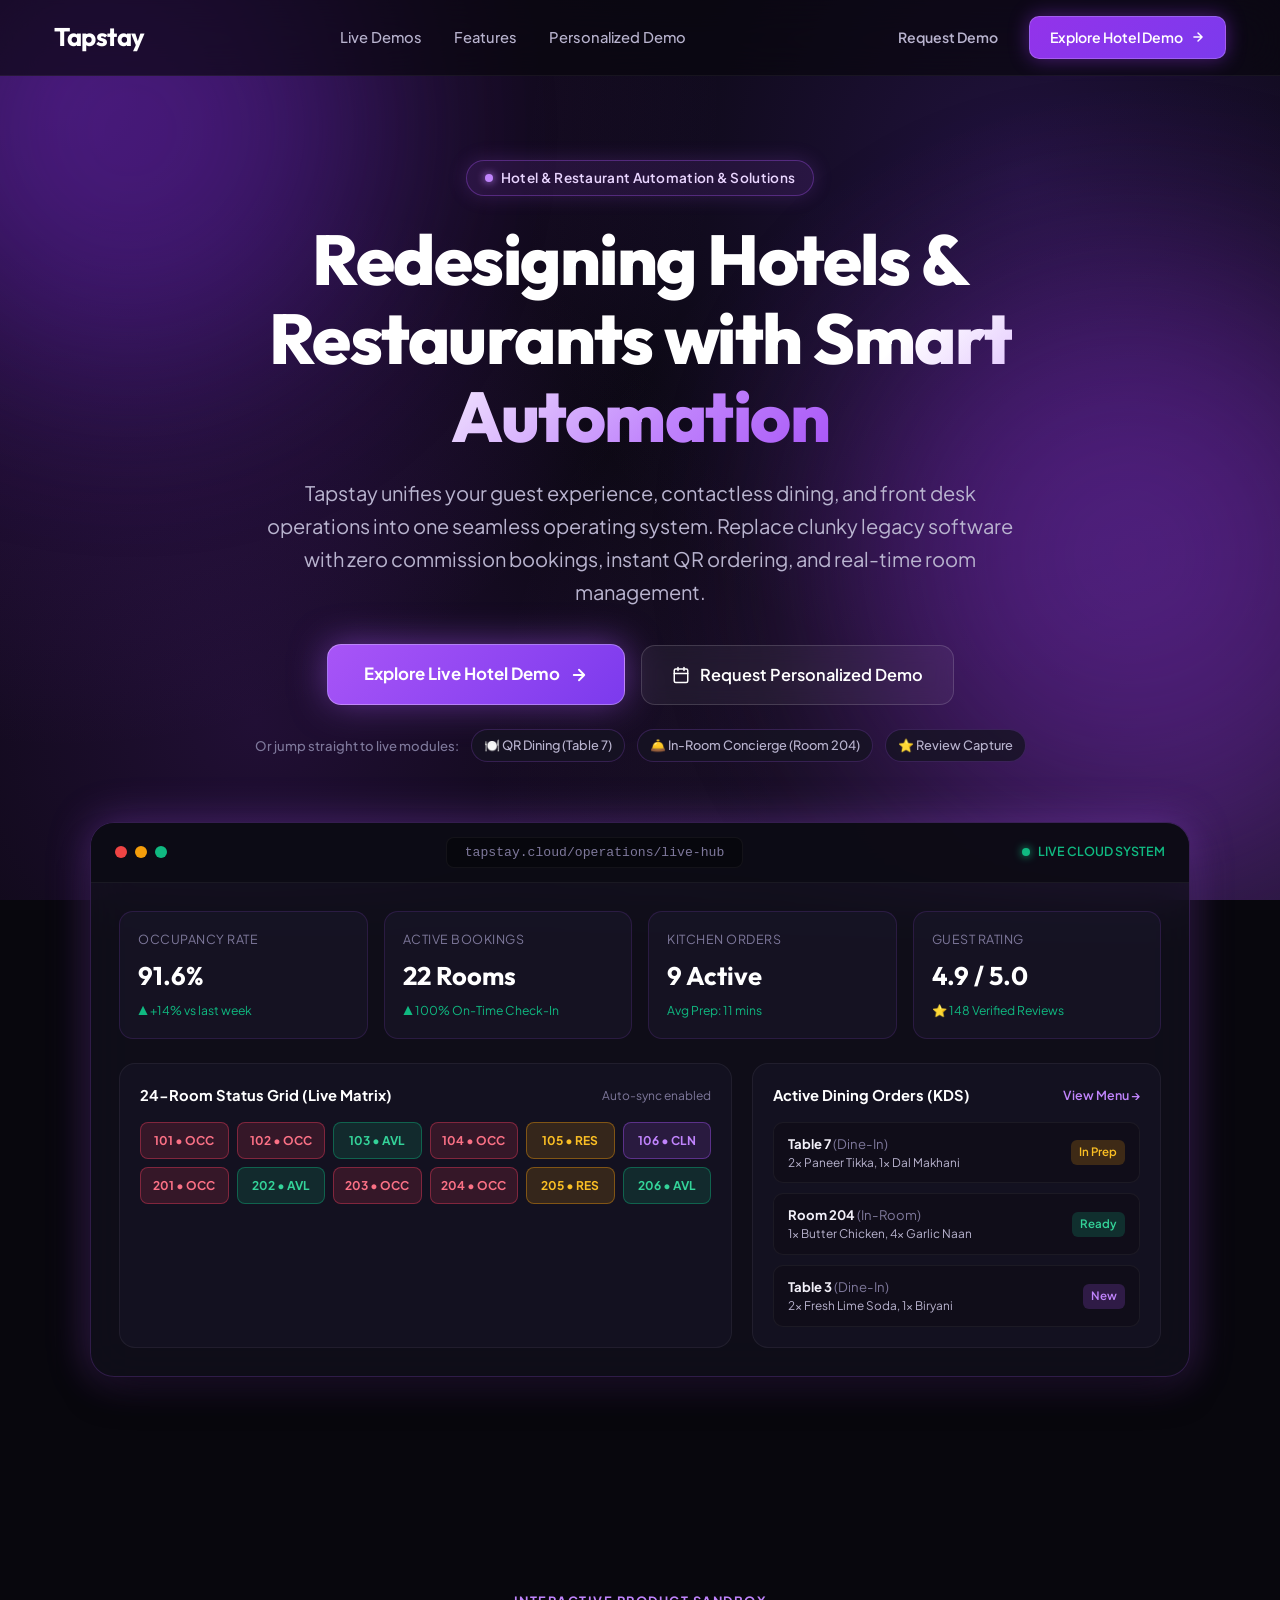
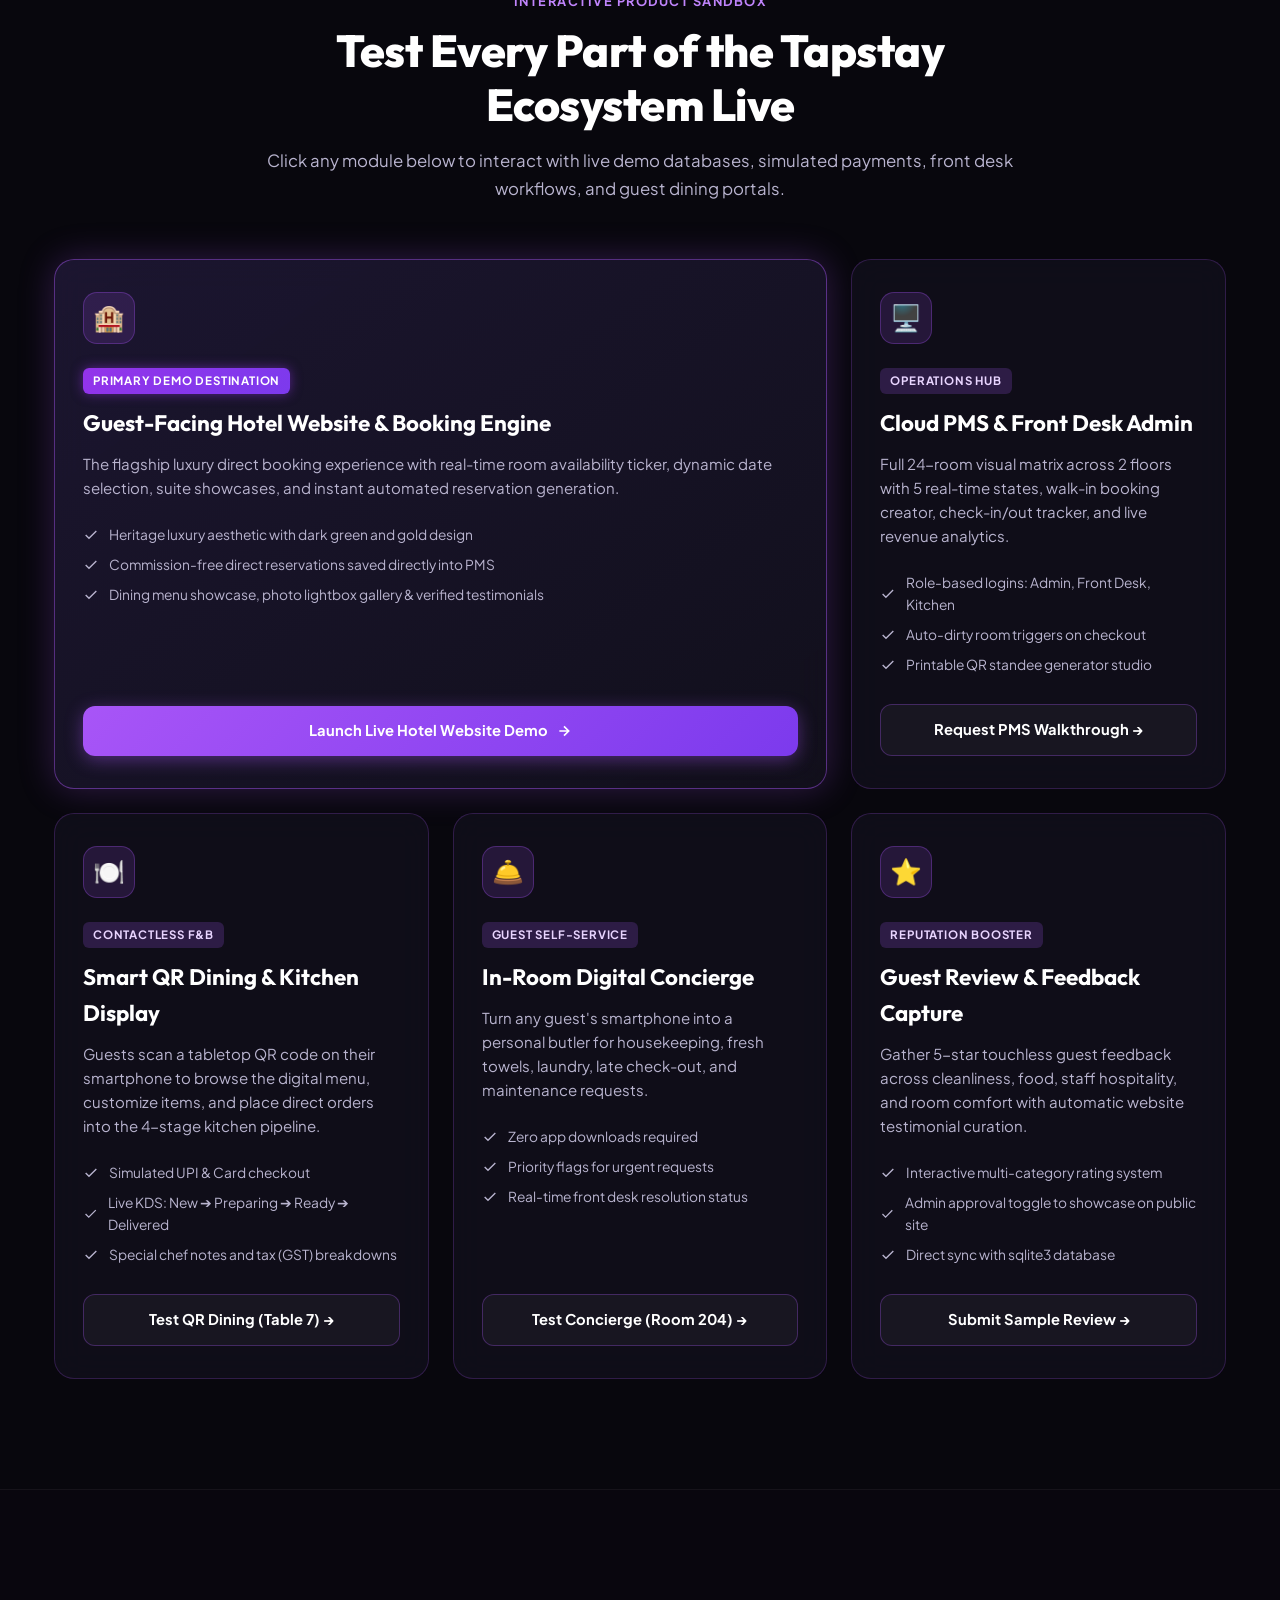
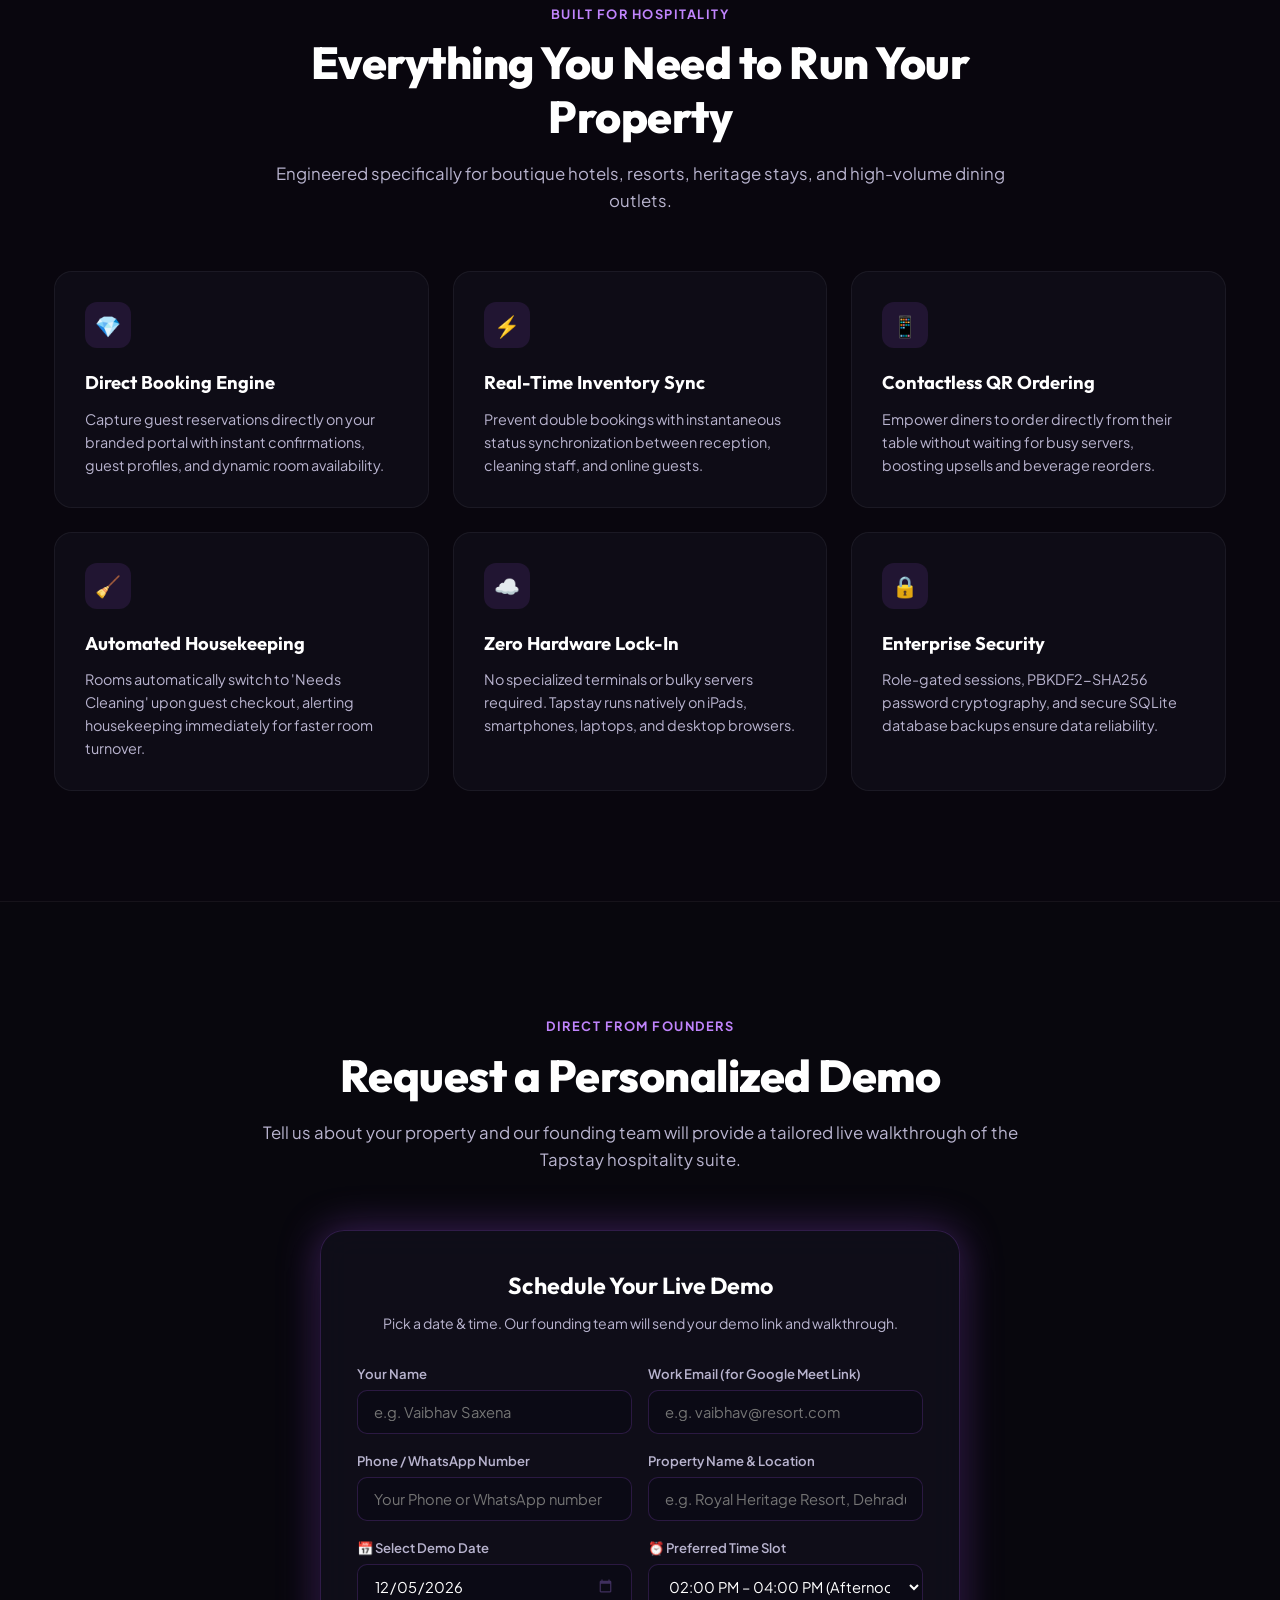
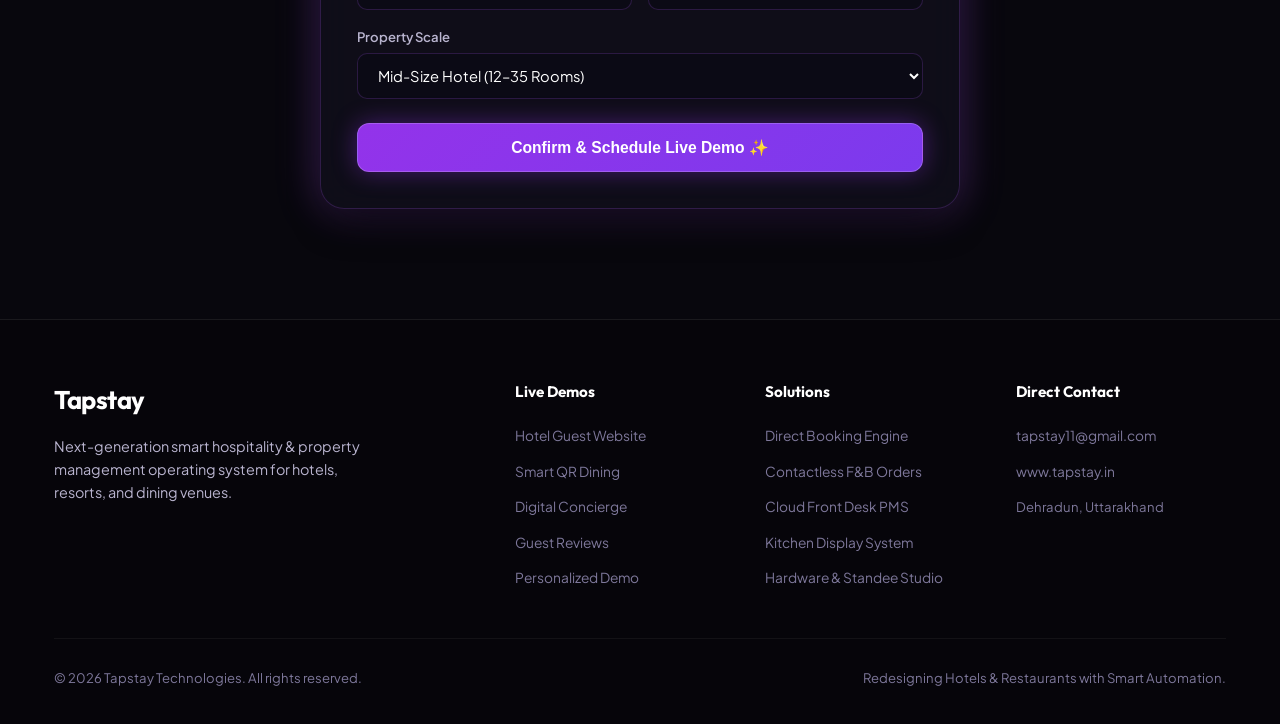
<file: index.html>
<!DOCTYPE html>
<html lang="en">

<head>
  <meta charset="UTF-8">
  <meta name="viewport" content="width=device-width, initial-scale=1.0">

  <!-- Primary SEO Meta Tags for Google Search -->
  <title>Tapstay — Redesigning Hotels & Restaurants with Smart Automation</title>
  <meta name="title" content="Tapstay — Redesigning Hotels & Restaurants with Smart Automation">
  <meta name="description"
    content="Tapstay is the all-in-one hospitality OS & cloud PMS for hotels and restaurants. Streamline direct bookings, contactless QR dining, digital concierge, and front desk operations.">
  <meta name="keywords"
    content="Tapstay, hotel PMS, restaurant automation, property management system, QR dining menu, contactless room service, boutique hotel software, smart hospitality OS">
  <meta name="author" content="Tapstay Founders">
  <meta name="robots" content="index, follow">

  <!-- Open Graph / Facebook / WhatsApp -->
  <meta property="og:type" content="website">
  <meta property="og:url" content="https://www.tapstay.in/">
  <meta property="og:title" content="Tapstay — Redesigning Hotels & Restaurants with Smart Automation">
  <meta property="og:description"
    content="All-in-one hospitality OS & PMS for modern hotels & restaurants. Direct bookings, contactless QR ordering, and live operations.">
  <meta property="og:image" content="https://www.tapstay.in/og-image.png">

  <!-- Twitter Card -->
  <meta property="twitter:card" content="summary_large_image">
  <meta property="twitter:title" content="Tapstay — Redesigning Hotels & Restaurants with Smart Automation">
  <meta property="twitter:description"
    content="All-in-one hospitality OS & PMS for modern hotels & restaurants. Direct bookings, contactless QR ordering, and live operations.">

  <!-- Fonts & Stylesheet -->
  <link rel="preconnect" href="https://fonts.googleapis.com">
  <link rel="preconnect" href="https://fonts.gstatic.com" crossorigin>
  <link
    href="https://fonts.googleapis.com/css2?family=Outfit:wght@400;500;600;700;800&family=Plus+Jakarta+Sans:wght@300;400;500;600;700;800&display=swap"
    rel="stylesheet">
  <link rel="stylesheet" href="landing.min.css">
</head>

<body>

  <!-- Background Ambient Glowing Orbs -->
  <div class="ambient-glow-mesh" aria-hidden="true">
    <div class="ambient-orb orb-1"></div>
    <div class="ambient-orb orb-2"></div>
  </div>

  <!-- ===== SITE HEADER / NAVBAR ===== -->
  <header class="site-header" id="siteHeader">
    <div class="container nav-container">
      <a href="#hero" class="brand-logo">
        <div class="brand-text">Tapstay</div>
      </a>

      <!-- Desktop & Mobile Nav Menu -->
      <nav>
        <ul class="nav-menu" id="navMenu">
          <li><a href="#demos" class="nav-link">Live Demos</a></li>
          <li><a href="#features" class="nav-link">Features</a></li>
          <li><a href="#contact" class="nav-link">Personalized Demo</a></li>
        </ul>
      </nav>

      <!-- Action Buttons -->
      <div class="nav-actions">
        <a href="#contact" class="btn-ghost">Request Demo</a>
        <a href="hotel.html" class="btn-primary-glow">
          <span>Explore Hotel Demo</span>
          <svg width="14" height="14" viewBox="0 0 24 24" fill="none" stroke="currentColor" stroke-width="2.5"
            stroke-linecap="round" stroke-linejoin="round">
            <path d="M5 12h14M12 5l7 7-7 7" />
          </svg>
        </a>
        <button class="hamburger" id="hamburgerBtn" aria-label="Toggle navigation menu">
          <span></span><span></span><span></span>
        </button>
      </div>
    </div>
  </header>

  <!-- ===== HERO SECTION ===== -->
  <section class="hero-section" id="hero">
    <div class="container">

      <!-- Tagline Badge -->
      <div class="hero-badge-wrap">
        <span class="badge-pulse-dot"></span>
        <span class="hero-badge-text">Hotel & Restaurant Automation & Solutions</span>
      </div>

      <!-- Main Headline -->
      <h1 class="hero-title">
        Redesigning Hotels & Restaurants with <span class="gradient-text">Smart Automation</span>
      </h1>

      <!-- Subtitle -->
      <p class="hero-subtitle">
        Tapstay unifies your guest experience, contactless dining, and front desk operations into one seamless operating
        system. Replace clunky legacy software with zero commission bookings, instant QR ordering, and real-time room
        management.
      </p>

      <!-- Primary Action Buttons -->
      <div class="hero-cta-group">
        <a href="hotel.html" class="btn-hero-primary" id="mainDemoRedirectBtn">
          <span>Explore Live Hotel Demo</span>
          <svg width="18" height="18" viewBox="0 0 24 24" fill="none" stroke="currentColor" stroke-width="2.5"
            stroke-linecap="round" stroke-linejoin="round">
            <path d="M5 12h14M12 5l7 7-7 7" />
          </svg>
        </a>
        <a href="#contact" class="btn-hero-secondary">
          <svg width="18" height="18" viewBox="0 0 24 24" fill="none" stroke="currentColor" stroke-width="2"
            stroke-linecap="round" stroke-linejoin="round">
            <rect x="3" y="4" width="18" height="18" rx="2" ry="2" />
            <line x1="16" y1="2" x2="16" y2="6" />
            <line x1="8" y1="2" x2="8" y2="6" />
            <line x1="3" y1="10" x2="21" y2="10" />
          </svg>
          <span>Request Personalized Demo</span>
        </a>
      </div>

      <!-- Quick Interactive Module Links -->
      <div class="hero-quick-links">
        <span class="quick-label">Or jump straight to live modules:</span>
        <a href="order.html?table=7" class="quick-pill">
          <span>🍽️ QR Dining (Table 7)</span>
        </a>
        <a href="concierge.html?room=204" class="quick-pill">
          <span>🛎️ In-Room Concierge (Room 204)</span>
        </a>
        <a href="review.html" class="quick-pill">
          <span>⭐ Review Capture</span>
        </a>
      </div>

      <!-- Hero Interactive Mockup Showcase -->
      <div class="hero-mockup-wrapper">
        <div class="mockup-frame">
          <div class="mockup-header">
            <div class="mockup-dots">
              <span class="mockup-dot red"></span>
              <span class="mockup-dot yellow"></span>
              <span class="mockup-dot green"></span>
            </div>
            <div class="mockup-address">tapstay.cloud/operations/live-hub</div>
            <div class="mockup-live-indicator">
              <span class="badge-pulse-dot" style="background:#10B981;box-shadow:0 0 8px #10B981;"></span>
              <span>LIVE CLOUD SYSTEM</span>
            </div>
          </div>

          <div class="mockup-body">
            <!-- Metric Stats Grid -->
            <div class="mockup-metric-grid">
              <div class="metric-box">
                <div class="metric-label">Occupancy Rate</div>
                <div class="metric-value">91.6%</div>
                <div class="metric-sub">▲ +14% vs last week</div>
              </div>
              <div class="metric-box">
                <div class="metric-label">Active Bookings</div>
                <div class="metric-value">22 Rooms</div>
                <div class="metric-sub">▲ 100% On-Time Check-In</div>
              </div>
              <div class="metric-box">
                <div class="metric-label">Kitchen Orders</div>
                <div class="metric-value">9 Active</div>
                <div class="metric-sub">Avg Prep: 11 mins</div>
              </div>
              <div class="metric-box">
                <div class="metric-label">Guest Rating</div>
                <div class="metric-value">4.9 / 5.0</div>
                <div class="metric-sub">⭐ 148 Verified Reviews</div>
              </div>
            </div>

            <!-- Split View: Room Grid + Kitchen Pipeline -->
            <div class="mockup-split-view">
              <!-- Mini Room Status Grid -->
              <div class="split-card">
                <div class="split-card-title">
                  <span>24-Room Status Grid (Live Matrix)</span>
                  <span style="font-size:0.75rem;font-weight:400;color:var(--text-muted);">Auto-sync enabled</span>
                </div>
                <div class="mini-room-grid">
                  <div class="mini-room-pill occ">101 • OCC</div>
                  <div class="mini-room-pill occ">102 • OCC</div>
                  <div class="mini-room-pill avail">103 • AVL</div>
                  <div class="mini-room-pill occ">104 • OCC</div>
                  <div class="mini-room-pill res">105 • RES</div>
                  <div class="mini-room-pill clean">106 • CLN</div>
                  <div class="mini-room-pill occ">201 • OCC</div>
                  <div class="mini-room-pill avail">202 • AVL</div>
                  <div class="mini-room-pill occ">203 • OCC</div>
                  <div class="mini-room-pill occ">204 • OCC</div>
                  <div class="mini-room-pill res">205 • RES</div>
                  <div class="mini-room-pill avail">206 • AVL</div>
                </div>
              </div>

              <!-- Live Order Pipeline Preview -->
              <div class="split-card">
                <div class="split-card-title">
                  <span>Active Dining Orders (KDS)</span>
                  <a href="order.html?table=7"
                    style="color:var(--purple-light);text-decoration:none;font-size:0.78rem;font-weight:600;">View Menu
                    →</a>
                </div>
                <div class="order-mini-list">
                  <div class="order-mini-item">
                    <div>
                      <strong>Table 7</strong> <span style="color:var(--text-muted);">(Dine-In)</span>
                      <div style="font-size:0.74rem;color:var(--text-secondary);">2x Paneer Tikka, 1x Dal Makhani</div>
                    </div>
                    <span class="order-tag tag-prep">In Prep</span>
                  </div>
                  <div class="order-mini-item">
                    <div>
                      <strong>Room 204</strong> <span style="color:var(--text-muted);">(In-Room)</span>
                      <div style="font-size:0.74rem;color:var(--text-secondary);">1x Butter Chicken, 4x Garlic Naan
                      </div>
                    </div>
                    <span class="order-tag tag-ready">Ready</span>
                  </div>
                  <div class="order-mini-item">
                    <div>
                      <strong>Table 3</strong> <span style="color:var(--text-muted);">(Dine-In)</span>
                      <div style="font-size:0.74rem;color:var(--text-secondary);">2x Fresh Lime Soda, 1x Biryani</div>
                    </div>
                    <span class="order-tag tag-new">New</span>
                  </div>
                </div>
              </div>
            </div>
          </div>
        </div>
      </div>

    </div>
  </section>



  <!-- ===== LIVE DEMO SUITE SECTION ===== -->
  <section class="section-wrapper" id="demos">
    <div class="container">
      <div class="section-header">
        <span class="section-tag">Interactive Product Sandbox</span>
        <h2 class="section-title">Test Every Part of the Tapstay Ecosystem Live</h2>
        <p class="section-desc">
          Click any module below to interact with live demo databases, simulated payments, front desk workflows, and
          guest dining portals.
        </p>
      </div>

      <div class="demo-cards-grid">

        <!-- CARD 1: HOTEL DEMO (FEATURED) -->
        <div class="demo-card featured">
          <div>
            <div class="demo-card-icon">🏨</div>
            <span class="demo-badge primary-demo">Primary Demo Destination</span>
            <h3 class="demo-card-title">Guest-Facing Hotel Website & Booking Engine</h3>
            <p class="demo-card-text">
              The flagship luxury direct booking experience with real-time room availability ticker, dynamic date
              selection, suite showcases, and instant automated reservation generation.
            </p>
            <ul class="demo-features-list">
              <li>
                <svg width="16" height="16" viewBox="0 0 24 24" fill="none" stroke="currentColor" stroke-width="2">
                  <polyline points="20 6 9 17 4 12" />
                </svg>
                Heritage luxury aesthetic with dark green and gold design
              </li>
              <li>
                <svg width="16" height="16" viewBox="0 0 24 24" fill="none" stroke="currentColor" stroke-width="2">
                  <polyline points="20 6 9 17 4 12" />
                </svg>
                Commission-free direct reservations saved directly into PMS
              </li>
              <li>
                <svg width="16" height="16" viewBox="0 0 24 24" fill="none" stroke="currentColor" stroke-width="2">
                  <polyline points="20 6 9 17 4 12" />
                </svg>
                Dining menu showcase, photo lightbox gallery & verified testimonials
              </li>
            </ul>
          </div>
          <div>
            <a href="hotel.html" class="btn-demo-action solid">
              <span>Launch Live Hotel Website Demo</span>
              <svg width="16" height="16" viewBox="0 0 24 24" fill="none" stroke="currentColor" stroke-width="2.5">
                <path d="M5 12h14M12 5l7 7-7 7" />
              </svg>
            </a>
          </div>
        </div>

        <!-- CARD 2: PMS ADMIN PORTAL -->
        <div class="demo-card">
          <div>
            <div class="demo-card-icon">🖥️</div>
            <span class="demo-badge">Operations Hub</span>
            <h3 class="demo-card-title">Cloud PMS & Front Desk Admin</h3>
            <p class="demo-card-text">
              Full 24-room visual matrix across 2 floors with 5 real-time states, walk-in booking creator, check-in/out
              tracker, and live revenue analytics.
            </p>
            <ul class="demo-features-list">
              <li>
                <svg width="16" height="16" viewBox="0 0 24 24" fill="none" stroke="currentColor" stroke-width="2">
                  <polyline points="20 6 9 17 4 12" />
                </svg>
                Role-based logins: Admin, Front Desk, Kitchen
              </li>
              <li>
                <svg width="16" height="16" viewBox="0 0 24 24" fill="none" stroke="currentColor" stroke-width="2">
                  <polyline points="20 6 9 17 4 12" />
                </svg>
                Auto-dirty room triggers on checkout
              </li>
              <li>
                <svg width="16" height="16" viewBox="0 0 24 24" fill="none" stroke="currentColor" stroke-width="2">
                  <polyline points="20 6 9 17 4 12" />
                </svg>
                Printable QR standee generator studio
              </li>
            </ul>
          </div>
          <div>
            <a href="#contact" class="btn-demo-action outline">
              <span>Request PMS Walkthrough →</span>
            </a>
          </div>
        </div>

        <!-- CARD 3: QR DINING & KDS -->
        <div class="demo-card">
          <div>
            <div class="demo-card-icon">🍽️</div>
            <span class="demo-badge">Contactless F&B</span>
            <h3 class="demo-card-title">Smart QR Dining & Kitchen Display</h3>
            <p class="demo-card-text">
              Guests scan a tabletop QR code on their smartphone to browse the digital menu, customize items, and place
              direct orders into the 4-stage kitchen pipeline.
            </p>
            <ul class="demo-features-list">
              <li>
                <svg width="16" height="16" viewBox="0 0 24 24" fill="none" stroke="currentColor" stroke-width="2">
                  <polyline points="20 6 9 17 4 12" />
                </svg>
                Simulated UPI & Card checkout
              </li>
              <li>
                <svg width="16" height="16" viewBox="0 0 24 24" fill="none" stroke="currentColor" stroke-width="2">
                  <polyline points="20 6 9 17 4 12" />
                </svg>
                Live KDS: New ➔ Preparing ➔ Ready ➔ Delivered
              </li>
              <li>
                <svg width="16" height="16" viewBox="0 0 24 24" fill="none" stroke="currentColor" stroke-width="2">
                  <polyline points="20 6 9 17 4 12" />
                </svg>
                Special chef notes and tax (GST) breakdowns
              </li>
            </ul>
          </div>
          <div>
            <a href="order.html?table=7" class="btn-demo-action outline">
              <span>Test QR Dining (Table 7) →</span>
            </a>
          </div>
        </div>

        <!-- CARD 4: IN-ROOM CONCIERGE -->
        <div class="demo-card">
          <div>
            <div class="demo-card-icon">🛎️</div>
            <span class="demo-badge">Guest Self-Service</span>
            <h3 class="demo-card-title">In-Room Digital Concierge</h3>
            <p class="demo-card-text">
              Turn any guest's smartphone into a personal butler for housekeeping, fresh towels, laundry, late
              check-out, and maintenance requests.
            </p>
            <ul class="demo-features-list">
              <li>
                <svg width="16" height="16" viewBox="0 0 24 24" fill="none" stroke="currentColor" stroke-width="2">
                  <polyline points="20 6 9 17 4 12" />
                </svg>
                Zero app downloads required
              </li>
              <li>
                <svg width="16" height="16" viewBox="0 0 24 24" fill="none" stroke="currentColor" stroke-width="2">
                  <polyline points="20 6 9 17 4 12" />
                </svg>
                Priority flags for urgent requests
              </li>
              <li>
                <svg width="16" height="16" viewBox="0 0 24 24" fill="none" stroke="currentColor" stroke-width="2">
                  <polyline points="20 6 9 17 4 12" />
                </svg>
                Real-time front desk resolution status
              </li>
            </ul>
          </div>
          <div>
            <a href="concierge.html?room=204" class="btn-demo-action outline">
              <span>Test Concierge (Room 204) →</span>
            </a>
          </div>
        </div>

        <!-- CARD 5: REVIEW ENGINE -->
        <div class="demo-card">
          <div>
            <div class="demo-card-icon">⭐</div>
            <span class="demo-badge">Reputation Booster</span>
            <h3 class="demo-card-title">Guest Review & Feedback Capture</h3>
            <p class="demo-card-text">
              Gather 5-star touchless guest feedback across cleanliness, food, staff hospitality, and room comfort with
              automatic website testimonial curation.
            </p>
            <ul class="demo-features-list">
              <li>
                <svg width="16" height="16" viewBox="0 0 24 24" fill="none" stroke="currentColor" stroke-width="2">
                  <polyline points="20 6 9 17 4 12" />
                </svg>
                Interactive multi-category rating system
              </li>
              <li>
                <svg width="16" height="16" viewBox="0 0 24 24" fill="none" stroke="currentColor" stroke-width="2">
                  <polyline points="20 6 9 17 4 12" />
                </svg>
                Admin approval toggle to showcase on public site
              </li>
              <li>
                <svg width="16" height="16" viewBox="0 0 24 24" fill="none" stroke="currentColor" stroke-width="2">
                  <polyline points="20 6 9 17 4 12" />
                </svg>
                Direct sync with sqlite3 database
              </li>
            </ul>
          </div>
          <div>
            <a href="review.html" class="btn-demo-action outline">
              <span>Submit Sample Review →</span>
            </a>
          </div>
        </div>

      </div>
    </div>
  </section>

  <!-- ===== CORE CAPABILITIES / FEATURES ===== -->
  <section class="section-wrapper" id="features"
    style="background:rgba(10, 8, 16, 0.6);border-top:1px solid rgba(255,255,255,0.05);border-bottom:1px solid rgba(255,255,255,0.05);">
    <div class="container">
      <div class="section-header">
        <span class="section-tag">Built for Hospitality</span>
        <h2 class="section-title">Everything You Need to Run Your Property</h2>
        <p class="section-desc">
          Engineered specifically for boutique hotels, resorts, heritage stays, and high-volume dining outlets.
        </p>
      </div>

      <div class="features-grid">
        <div class="feature-box">
          <div class="feature-icon-wrap">💎</div>
          <h3 class="feature-title">Direct Booking Engine</h3>
          <p class="feature-text">Capture guest reservations directly on your branded portal with instant confirmations,
            guest profiles, and dynamic room availability.</p>
        </div>

        <div class="feature-box">
          <div class="feature-icon-wrap">⚡</div>
          <h3 class="feature-title">Real-Time Inventory Sync</h3>
          <p class="feature-text">Prevent double bookings with instantaneous status synchronization between reception,
            cleaning staff, and online guests.</p>
        </div>

        <div class="feature-box">
          <div class="feature-icon-wrap">📱</div>
          <h3 class="feature-title">Contactless QR Ordering</h3>
          <p class="feature-text">Empower diners to order directly from their table without waiting for busy servers,
            boosting upsells and beverage reorders.</p>
        </div>

        <div class="feature-box">
          <div class="feature-icon-wrap">🧹</div>
          <h3 class="feature-title">Automated Housekeeping</h3>
          <p class="feature-text">Rooms automatically switch to 'Needs Cleaning' upon guest checkout, alerting
            housekeeping immediately for faster room turnover.</p>
        </div>

        <div class="feature-box">
          <div class="feature-icon-wrap">☁️</div>
          <h3 class="feature-title">Zero Hardware Lock-In</h3>
          <p class="feature-text">No specialized terminals or bulky servers required. Tapstay runs natively on iPads,
            smartphones, laptops, and desktop browsers.</p>
        </div>

        <div class="feature-box">
          <div class="feature-icon-wrap">🔒</div>
          <h3 class="feature-title">Enterprise Security</h3>
          <p class="feature-text">Role-gated sessions, PBKDF2-SHA256 password cryptography, and secure SQLite database
            backups ensure data reliability.</p>
        </div>
      </div>
    </div>
  </section>

  <!-- ===== REQUEST PERSONALIZED DEMO SECTION ===== -->
  <section class="section-wrapper" id="contact">
    <div class="container">
      <div class="section-header">
        <span class="section-tag">Direct From Founders</span>
        <h2 class="section-title">Request a Personalized Demo</h2>
        <p class="section-desc">
          Tell us about your property and our founding team will provide a tailored live walkthrough of the Tapstay
          hospitality suite.
        </p>
      </div>

      <!-- Centered Demo Request Form Card -->
      <div class="inquiry-form-card"
        style="max-width: 640px; margin: 0 auto; box-shadow: var(--card-shadow), var(--glow-shadow);">
        <div id="inqFormHeader">
          <h3 class="inquiry-title" style="text-align: center; margin-bottom: 8px;">Schedule Your Live Demo</h3>
          <p class="inquiry-subtitle" style="text-align: center; margin-bottom: 28px;">Pick a date & time. Our founding team will send your demo link and walkthrough.</p>
        </div>

        <form id="inquiryForm" onsubmit="handleInquirySubmit(event)">
          <div class="form-row">
            <div class="form-group">
              <label class="form-label" for="inqName">Your Name</label>
              <input type="text" id="inqName" name="name" class="form-input" placeholder="e.g. Vaibhav Saxena" required>
            </div>
            <div class="form-group">
              <label class="form-label" for="inqEmail">Work Email (for Google Meet Link)</label>
              <input type="email" id="inqEmail" name="email" class="form-input" placeholder="e.g. vaibhav@resort.com" required>
            </div>
          </div>

          <div class="form-row">
            <div class="form-group">
              <label class="form-label" for="inqPhone">Phone / WhatsApp Number</label>
              <input type="tel" id="inqPhone" name="phone" class="form-input" placeholder="Your Phone or WhatsApp number" required>
            </div>
            <div class="form-group">
              <label class="form-label" for="inqHotel">Property Name & Location</label>
              <input type="text" id="inqHotel" name="property" class="form-input" placeholder="e.g. Royal Heritage Resort, Dehradun" required>
            </div>
          </div>

          <div class="form-row">
            <div class="form-group">
              <label class="form-label" for="inqDate">📅 Select Demo Date</label>
              <input type="date" id="inqDate" name="demo_date" class="form-input" required>
            </div>
            <div class="form-group">
              <label class="form-label" for="inqTime">⏰ Preferred Time Slot</label>
              <select id="inqTime" name="time_slot" class="form-select" required>
                <option value="10:00 AM – 12:00 PM (Morning)">10:00 AM – 12:00 PM (Morning)</option>
                <option value="12:00 PM – 02:00 PM (Afternoon)">12:00 PM – 02:00 PM (Afternoon)</option>
                <option value="02:00 PM – 04:00 PM (Afternoon)" selected>02:00 PM – 04:00 PM (Afternoon)</option>
                <option value="04:00 PM – 06:00 PM (Evening)">04:00 PM – 06:00 PM (Evening)</option>
                <option value="06:00 PM – 08:00 PM (Evening)">06:00 PM – 08:00 PM (Evening)</option>
                <option value="Flexible / Anytime">Flexible / Any Available Slot</option>
              </select>
            </div>
          </div>

          <div class="form-group">
            <label class="form-label" for="inqType">Property Scale</label>
            <select id="inqType" name="property_scale" class="form-select">
              <option value="under12">Boutique / Homestay (Under 12 Rooms)</option>
              <option value="12to35" selected>Mid-Size Hotel (12–35 Rooms)</option>
              <option value="resort">Resort & Multiple Outlets (35+ Rooms)</option>
              <option value="restaurant">Stand-alone Restaurant / Cafe</option>
            </select>
          </div>

          <button type="submit" class="btn-submit-inquiry" id="inquirySubmitBtn" style="margin-top: 8px;">
            <span>Confirm & Schedule Live Demo ✨</span>
          </button>
        </form>

        <!-- Inline Success Confirmation (No page redirection) -->
        <div id="inquirySuccessCard" style="display: none; text-align: center; padding: 20px 10px; animation: fadeIn 0.4s ease-out;">
          <div style="width: 72px; height: 72px; margin: 0 auto 20px; border-radius: 50%; background: rgba(52, 211, 153, 0.12); border: 2px solid #34D399; display: flex; align-items: center; justify-content: center; box-shadow: 0 0 30px rgba(52, 211, 153, 0.35);">
            <svg width="38" height="38" viewBox="0 0 24 24" fill="none" stroke="#34D399" stroke-width="2.5" stroke-linecap="round" stroke-linejoin="round">
              <polyline points="20 6 9 17 4 12"></polyline>
            </svg>
          </div>
          <span class="section-tag" style="background: rgba(52, 211, 153, 0.15); border-color: rgba(52, 211, 153, 0.4); color: #34D399; margin-bottom: 12px; display: inline-block;">Demo Confirmed</span>
          <h3 style="font-size: 1.75rem; font-weight: 700; color: #FFFFFF; margin-bottom: 10px;">Live Demo Scheduled! ✨</h3>
          <p style="color: var(--text-secondary); font-size: 0.95rem; max-width: 480px; margin: 0 auto 24px; line-height: 1.6;">
            Thank you, <strong id="successName" style="color: #FFFFFF;"></strong>! Your live walkthrough of the Tapstay hospitality suite has been scheduled. Our founding team will connect with you via Google Meet.
          </p>

          <!-- Booking Summary Box -->
          <div style="background: rgba(255, 255, 255, 0.03); border: 1px solid rgba(168, 85, 247, 0.28); border-radius: 14px; padding: 20px 24px; max-width: 480px; margin: 0 auto 26px; text-align: left; font-size: 0.92rem; line-height: 1.8;">
            <div style="display: flex; justify-content: space-between; border-bottom: 1px solid rgba(255, 255, 255, 0.07); padding-bottom: 8px; margin-bottom: 8px;">
              <span style="color: var(--text-muted);">📅 Scheduled Date:</span>
              <strong id="successDate" style="color: #FFFFFF;"></strong>
            </div>
            <div style="display: flex; justify-content: space-between; border-bottom: 1px solid rgba(255, 255, 255, 0.07); padding-bottom: 8px; margin-bottom: 8px;">
              <span style="color: var(--text-muted);">⏰ Preferred Slot:</span>
              <strong id="successTime" style="color: #A855F7;"></strong>
            </div>
            <div style="display: flex; justify-content: space-between; border-bottom: 1px solid rgba(255, 255, 255, 0.07); padding-bottom: 8px; margin-bottom: 8px;">
              <span style="color: var(--text-muted);">🏨 Property:</span>
              <strong id="successProperty" style="color: #FFFFFF;"></strong>
            </div>
            <div style="display: flex; justify-content: space-between;">
              <span style="color: var(--text-muted);">📧 Meet Link Sent To:</span>
              <strong id="successEmail" style="color: #34D399;"></strong>
            </div>
          </div>

          <p style="font-size: 0.82rem; color: var(--text-muted); margin-bottom: 22px;">
            Need to reschedule? Reply directly to our invite or email us at <a href="mailto:tapstay11@gmail.com" style="color: var(--accent-purple); text-decoration: underline;">tapstay11@gmail.com</a>.
          </p>

          <button type="button" class="btn-outline-glow" onclick="resetInquiryForm()" style="padding: 10px 24px; font-size: 0.88rem; cursor: pointer; border-radius: 50px; background: transparent; color: #FFFFFF; border: 1px solid rgba(168, 85, 247, 0.4);">
            ← Schedule Another Session
          </button>
        </div>
      </div>
    </div>
  </section>

  <!-- ===== SITE FOOTER ===== -->
  <footer class="site-footer">
    <div class="container">
      <div class="footer-top">
        <div class="footer-brand">
          <div class="brand-logo" style="margin-bottom:6px;">
            <div class="brand-text">Tapstay</div>
          </div>
          <p>Next-generation smart hospitality & property management operating system for hotels, resorts, and dining
            venues.</p>
        </div>

        <div>
          <div class="footer-col-title">Live Demos</div>
          <ul class="footer-links">
            <li><a href="hotel.html">Hotel Guest Website</a></li>
            <li><a href="order.html?table=7">Smart QR Dining</a></li>
            <li><a href="concierge.html?room=204">Digital Concierge</a></li>
            <li><a href="review.html">Guest Reviews</a></li>
            <li><a href="#contact">Personalized Demo</a></li>
          </ul>
        </div>

        <div>
          <div class="footer-col-title">Solutions</div>
          <ul class="footer-links">
            <li><a href="#features">Direct Booking Engine</a></li>
            <li><a href="#features">Contactless F&B Orders</a></li>
            <li><a href="#features">Cloud Front Desk PMS</a></li>
            <li><a href="#features">Kitchen Display System</a></li>
            <li><a href="#contact">Hardware & Standee Studio</a></li>
          </ul>
        </div>

        <div>
          <div class="footer-col-title">Direct Contact</div>
          <ul class="footer-links">
            <li><a href="mailto:tapstay11@gmail.com">tapstay11@gmail.com</a></li>
            <li><a href="https://www.tapstay.in" target="_blank">www.tapstay.in</a></li>
            <li><span style="color:var(--text-muted);font-size:0.82rem;">Dehradun, Uttarakhand</span></li>
          </ul>
        </div>
      </div>

      <div class="footer-bottom">
        <div>© 2026 Tapstay Technologies. All rights reserved.</div>
        <div>Redesigning Hotels & Restaurants with Smart Automation.</div>
      </div>
    </div>
  </footer>

  <!-- Toast Notification -->
  <div class="toast-msg" id="toastMsg"></div>

  <!-- JavaScript for Interactions -->
  <script>
    // Header scroll background effect
    window.addEventListener('scroll', () => {
      const header = document.getElementById('siteHeader');
      if (window.scrollY > 40) {
        header.classList.add('scrolled');
      } else {
        header.classList.remove('scrolled');
      }
    });

    // Mobile Hamburger Toggle
    const hamburgerBtn = document.getElementById('hamburgerBtn');
    const navMenu = document.getElementById('navMenu');

    hamburgerBtn.addEventListener('click', () => {
      navMenu.classList.toggle('active');
    });

    // Close menu on link click
    document.querySelectorAll('.nav-link').forEach(link => {
      link.addEventListener('click', () => {
        navMenu.classList.remove('active');
      });
    });

    // Initialize Calendar Date Picker
    function setupDateInput() {
      const dateInput = document.getElementById('inqDate');
      if (!dateInput) return;
      const today = new Date();
      const yyyy = today.getFullYear();
      const mm = String(today.getMonth() + 1).padStart(2, '0');
      const dd = String(today.getDate()).padStart(2, '0');
      dateInput.min = `${yyyy}-${mm}-${dd}`;

      // Default to tomorrow
      const tomorrow = new Date(today);
      tomorrow.setDate(tomorrow.getDate() + 1);
      const tY = tomorrow.getFullYear();
      const tM = String(tomorrow.getMonth() + 1).padStart(2, '0');
      const tD = String(tomorrow.getDate()).padStart(2, '0');
      dateInput.value = `${tY}-${tM}-${tD}`;
    }
    setupDateInput();

    // Demo Form Submission to Gmail (tapstay11@gmail.com)
    async function handleInquirySubmit(e) {
      e.preventDefault();
      const name = document.getElementById('inqName').value.trim();
      const email = document.getElementById('inqEmail').value.trim();
      const phone = document.getElementById('inqPhone').value.trim();
      const hotel = document.getElementById('inqHotel').value.trim();
      const date = document.getElementById('inqDate').value;
      const timeSelect = document.getElementById('inqTime');
      const timeSlot = timeSelect.options[timeSelect.selectedIndex].text;
      const scaleSelect = document.getElementById('inqType');
      const scaleText = scaleSelect.options[scaleSelect.selectedIndex].text;

      const btn = document.getElementById('inquirySubmitBtn');
      btn.innerHTML = '<span>Scheduling your live demo...</span>';
      btn.disabled = true;

      // Format date for display (e.g., Sat, 21 Sep 2026)
      let formattedDate = date;
      try {
        const dObj = new Date(date + 'T00:00:00');
        formattedDate = dObj.toLocaleDateString('en-US', { weekday: 'short', year: 'numeric', month: 'short', day: 'numeric' });
      } catch (err) {}

      const payload = {
        _subject: `New Demo Booking: ${hotel} (${date} @ ${timeSlot})`,
        _template: 'table',
        _captcha: 'false',
        _replyto: email,
        Name: name,
        Email: email,
        Phone: phone,
        Property_Name_Location: hotel,
        Demo_Date: date,
        Preferred_Time_Slot: timeSlot,
        Property_Scale: scaleText
      };

      // Asynchronously send to Gmail via FormSubmit
      fetch('https://formsubmit.co/ajax/tapstay11@gmail.com', {
        method: 'POST',
        headers: {
          'Content-Type': 'application/json',
          'Accept': 'application/json'
        },
        body: JSON.stringify(payload)
      }).catch(err => {
        console.warn('Form submission notice:', err);
      });

      // Show inline confirmation on the page without redirecting
      document.getElementById('inquiryForm').style.display = 'none';
      const header = document.getElementById('inqFormHeader');
      if (header) header.style.display = 'none';

      document.getElementById('successName').textContent = name;
      document.getElementById('successDate').textContent = formattedDate;
      document.getElementById('successTime').textContent = timeSlot;
      document.getElementById('successProperty').textContent = hotel;
      document.getElementById('successEmail').textContent = email;

      const successCard = document.getElementById('inquirySuccessCard');
      if (successCard) successCard.style.display = 'block';

      showToast(`✓ Demo Scheduled for ${formattedDate} (${timeSlot})!`);
    }

    function resetInquiryForm() {
      const form = document.getElementById('inquiryForm');
      if (form) {
        form.reset();
        form.style.display = 'block';
      }
      setupDateInput();
      const btn = document.getElementById('inquirySubmitBtn');
      if (btn) {
        btn.innerHTML = '<span>Confirm & Schedule Live Demo ✨</span>';
        btn.disabled = false;
      }
      const header = document.getElementById('inqFormHeader');
      if (header) header.style.display = 'block';
      const successCard = document.getElementById('inquirySuccessCard');
      if (successCard) successCard.style.display = 'none';
    }

    function showToast(msg) {
      const toast = document.getElementById('toastMsg');
      toast.textContent = msg;
      toast.style.display = 'block';
      setTimeout(() => {
        toast.style.display = 'none';
      }, 5000);
    }
  </script>
</body>

</html>
</file>
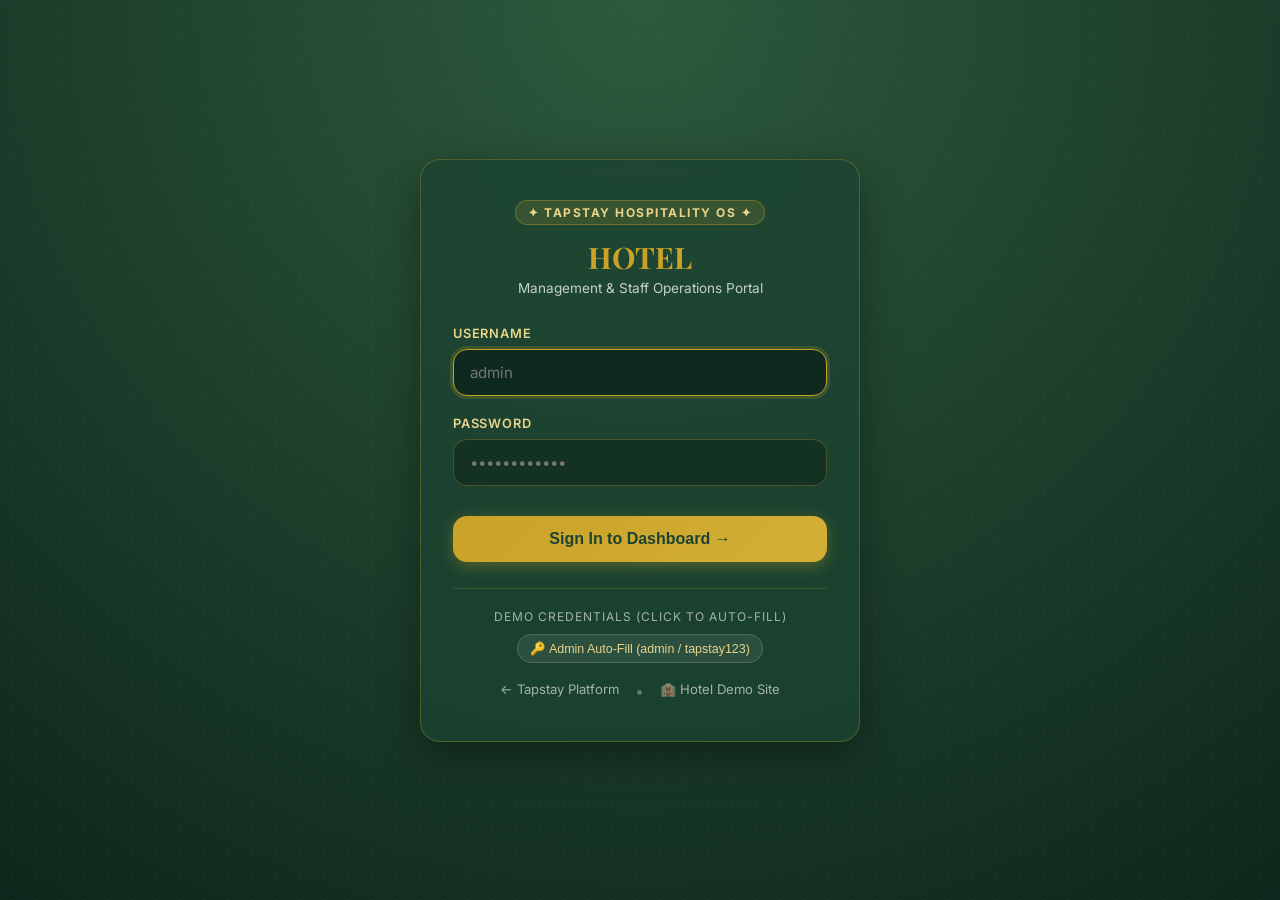
<file: admin.html>
<!DOCTYPE html>
<html lang="en">
<head>
  <meta charset="UTF-8">
  <meta name="viewport" content="width=device-width, initial-scale=1.0">
  <title>TapStay — Hotel Management & Property Operating System</title>
  <meta name="description" content="TapStay PMS Dashboard for HOTEL, Dehradun. Manage rooms, reservations, kitchen orders, and concierge requests.">
  <link rel="preconnect" href="https://fonts.googleapis.com">
  <link rel="preconnect" href="https://fonts.gstatic.com" crossorigin>
  <link href="https://fonts.googleapis.com/css2?family=Inter:wght@400;500;600;700;800&family=Playfair+Display:wght@500;600;700&display=swap" rel="stylesheet">
  
  <link rel="stylesheet" href="admin.min.css">
</head>
<body>

  <!-- ===== SIDEBAR ===== -->
  <aside class="sidebar">
    <div class="sidebar-brand">
      <div class="brand-badge">✦ TapStay OS ✦</div>
      <div class="brand-logo">HOTEL<span>.</span></div>
      <div class="brand-property">Heritage Retreat & Suites, Dehradun</div>
    </div>

    <nav class="nav-menu" id="navMenu">
      <a class="nav-item active" data-tab="tabDashboard">
        <span class="nav-item-icon">📊</span>
        <span class="nav-item-text">Dashboard</span>
      </a>
      <a class="nav-item" data-tab="tabRooms">
        <span class="nav-item-icon">🛏️</span>
        <span class="nav-item-text">Rooms Matrix</span>
        <span class="nav-badge" id="availRoomBadge">12</span>
      </a>
      <a class="nav-item" data-tab="tabBookings">
        <span class="nav-item-icon">📅</span>
        <span class="nav-item-text">Reservations</span>
      </a>
      <a class="nav-item" data-tab="tabKitchen">
        <span class="nav-item-icon">🍳</span>
        <span class="nav-item-text">Kitchen (KOT)</span>
        <span class="nav-badge" id="activeKotBadge">2</span>
      </a>
      <a class="nav-item" data-tab="tabConcierge">
        <span class="nav-item-icon">🛎️</span>
        <span class="nav-item-text">Concierge Desk</span>
        <span class="nav-badge" id="pendingConciergeBadge">2</span>
      </a>
      <a class="nav-item" data-tab="tabReviews">
        <span class="nav-item-icon">⭐</span>
        <span class="nav-item-text">Guest Reviews</span>
      </a>
      <a class="nav-item" data-tab="tabQR">
        <span class="nav-item-icon">📱</span>
        <span class="nav-item-text">QR Standee Studio</span>
      </a>
      <a class="nav-item" data-tab="tabSettings">
        <span class="nav-item-icon">⚙️</span>
        <span class="nav-item-text">Settings</span>
      </a>
    </nav>

    <div class="sidebar-footer">
      <div class="user-info">
        <span class="user-name" id="sidebarUserName">Admin</span>
        <span class="user-role" id="sidebarUserRole">General Manager</span>
      </div>
      <button class="btn-logout" onclick="handleLogout()" title="Sign Out">Logout</button>
    </div>
  </aside>

  <!-- ===== MAIN WRAPPER ===== -->
  <main class="main-wrapper">
    <!-- Topbar -->
    <header class="topbar">
      <div class="topbar-left">
        <div class="page-heading">
          <h1 id="pageTitle">Operations Dashboard</h1>
          <p id="pageSubtitle">Live property metrics and real-time operations</p>
        </div>
      </div>
      <div class="topbar-right">
        <div class="live-indicator">
          <span class="pulse-dot"></span>
          <span>Live Sync Active</span>
        </div>
        <a href="hotel.html" target="_blank" class="btn-public-site">
          <span>🌐 View Hotel Website</span>
        </a>
        <a href="index.html" target="_blank" style="font-size:0.8rem;color:var(--text-light);text-decoration:none;padding:6px 12px;border-radius:6px;border:1px solid rgba(255,255,255,0.1);background:rgba(255,255,255,0.03);">
          <span>Tapstay SaaS</span>
        </a>
      </div>
    </header>

    <!-- Main Content Area -->
    <div class="content-body">

      <!-- ================= TAB 1: DASHBOARD ================= -->
      <section class="tab-pane active" id="tabDashboard">
        <!-- KPI Row -->
        <div class="kpi-grid">
          <div class="kpi-card">
            <div class="kpi-header">
              <span class="kpi-title">Occupancy Rate</span>
              <span class="kpi-icon">🏨</span>
            </div>
            <div class="kpi-value" id="kpiOccupancy">58%</div>
            <div class="kpi-footer">
              <span id="kpiOccupiedCount">14</span> of 24 Rooms Occupied
            </div>
          </div>

          <div class="kpi-card">
            <div class="kpi-header">
              <span class="kpi-title">Today's Check-ins</span>
              <span class="kpi-icon">📥</span>
            </div>
            <div class="kpi-value" id="kpiCheckins">5</div>
            <div class="kpi-footer">
              <span id="kpiCheckouts">3</span> Check-outs scheduled today
            </div>
          </div>

          <div class="kpi-card">
            <div class="kpi-header">
              <span class="kpi-title">Total Revenue</span>
              <span class="kpi-icon">💰</span>
            </div>
            <div class="kpi-value" id="kpiRevenue">₹52,430</div>
            <div class="kpi-footer">
              Rooms + F&B Dining combined
            </div>
          </div>

          <div class="kpi-card">
            <div class="kpi-header">
              <span class="kpi-title">Active Orders & Requests</span>
              <span class="kpi-icon">⚡</span>
            </div>
            <div class="kpi-value" id="kpiActiveTickets">4</div>
            <div class="kpi-footer">
              <span id="kpiActiveKot">2</span> KOTs • <span id="kpiActiveConcierge">2</span> Concierge
            </div>
          </div>
        </div>

        <!-- Quick Actions & Recent Stream -->
        <div style="display:grid;grid-template-columns: 2fr 1fr; gap: 24px;">
          <div class="dashboard-panel">
            <div class="panel-header">
              <h2 class="panel-title">⚡ Quick Management Actions</h2>
            </div>
            <div style="display:flex;flex-wrap:wrap;gap:12px;">
              <button class="btn-primary" onclick="openNewBookingModal()">+ New Walk-In Booking</button>
              <button class="btn-secondary" onclick="switchTab('tabRooms')">Update Room Status</button>
              <button class="btn-secondary" onclick="switchTab('tabKitchen')">View Kitchen Orders</button>
              <button class="btn-secondary" onclick="switchTab('tabQR')">Print Table/Room QR</button>
            </div>

            <div style="margin-top:28px;">
              <h3 style="font-size:0.95rem;font-weight:700;margin-bottom:12px;color:var(--charcoal);">Current Property Status Overview</h3>
              <div style="display:grid;grid-template-columns:repeat(auto-fit, minmax(130px, 1fr));gap:12px;">
                <div style="background:var(--status-avail-bg);border:1px solid rgba(46,204,113,0.3);padding:14px;border-radius:10px;text-align:center;">
                  <div style="font-size:1.4rem;font-weight:800;color:#1e824c;" id="dashAvailCount">10</div>
                  <div style="font-size:0.75rem;font-weight:700;color:#1e824c;text-transform:uppercase;">Available Clean</div>
                </div>
                <div style="background:var(--status-occ-bg);border:1px solid rgba(231,76,60,0.3);padding:14px;border-radius:10px;text-align:center;">
                  <div style="font-size:1.4rem;font-weight:800;color:#c0392b;" id="dashOccCount">10</div>
                  <div style="font-size:0.75rem;font-weight:700;color:#c0392b;text-transform:uppercase;">Occupied</div>
                </div>
                <div style="background:var(--status-res-bg);border:1px solid rgba(243,156,18,0.3);padding:14px;border-radius:10px;text-align:center;">
                  <div style="font-size:1.4rem;font-weight:800;color:#d35400;" id="dashResCount">2</div>
                  <div style="font-size:0.75rem;font-weight:700;color:#d35400;text-transform:uppercase;">Reserved</div>
                </div>
                <div style="background:var(--status-dirty-bg);border:1px solid rgba(230,126,34,0.3);padding:14px;border-radius:10px;text-align:center;">
                  <div style="font-size:1.4rem;font-weight:800;color:#b95d08;" id="dashDirtyCount">1</div>
                  <div style="font-size:0.75rem;font-weight:700;color:#b95d08;text-transform:uppercase;">Needs Cleaning</div>
                </div>
                <div style="background:var(--status-maint-bg);border:1px solid rgba(149,165,166,0.3);padding:14px;border-radius:10px;text-align:center;">
                  <div style="font-size:1.4rem;font-weight:800;color:#7f8c8d;" id="dashMaintCount">1</div>
                  <div style="font-size:0.75rem;font-weight:700;color:#7f8c8d;text-transform:uppercase;">Maintenance</div>
                </div>
              </div>
            </div>
          </div>

          <!-- Live Activity Feed -->
          <div class="dashboard-panel">
            <div class="panel-header">
              <h2 class="panel-title">📡 Live Events</h2>
              <span style="font-size:0.75rem;color:var(--text-muted);">Real-time</span>
            </div>
            <div id="liveActivityFeed" style="display:flex;flex-direction:column;gap:12px;max-height:340px;overflow-y:auto;font-size:0.82rem;">
              <div style="padding:10px;background:#F8F9FA;border-radius:8px;border-left:3px solid var(--gold);">
                <div style="font-weight:700;">System Online</div>
                <div style="font-size:0.75rem;color:var(--text-muted);">TapStay OS monitoring 24 rooms and dining outlets.</div>
              </div>
            </div>
          </div>
        </div>
      </section>

      <!-- ================= TAB 2: ROOMS MATRIX ================= -->
      <section class="tab-pane" id="tabRooms">
        <div class="dashboard-panel">
          <div class="filter-bar">
            <div class="filter-pills" id="roomFilterPills">
              <button class="filter-pill active" onclick="filterRooms('all', this)">All Rooms (24)</button>
              <button class="filter-pill" onclick="filterRooms('floor1', this)">Floor 1 (101-112)</button>
              <button class="filter-pill" onclick="filterRooms('floor2', this)">Floor 2 (201-212)</button>
              <button class="filter-pill" onclick="filterRooms('available', this)">Available Clean</button>
              <button class="filter-pill" onclick="filterRooms('occupied', this)">Occupied</button>
              <button class="filter-pill" onclick="filterRooms('dirty', this)">Needs Cleaning</button>
            </div>
            <button class="btn-secondary" onclick="openPriceModal()">💰 Manage Room Rates</button>
          </div>

          <div class="room-grid" id="roomMatrixGrid">
            <!-- Populated by JS -->
          </div>
        </div>
      </section>

      <!-- ================= TAB 3: BOOKINGS ================= -->
      <section class="tab-pane" id="tabBookings">
        <div class="dashboard-panel">
          <div class="panel-header">
            <div style="display:flex;align-items:center;gap:12px;">
              <input type="text" id="bookingSearchInput" placeholder="Search guest, phone, or Ref ID..." oninput="handleBookingSearch()" style="padding:8px 14px;border:1.5px solid var(--border);border-radius:8px;font-size:0.85rem;width:260px;">
              <select id="bookingStatusFilter" onchange="loadBookings()" style="padding:8px 12px;border:1.5px solid var(--border);border-radius:8px;font-size:0.85rem;">
                <option value="all">All Bookings</option>
                <option value="confirmed">Confirmed</option>
                <option value="checked_in">Checked In</option>
                <option value="checked_out">Checked Out</option>
                <option value="cancelled">Cancelled</option>
              </select>
            </div>
            <button class="btn-primary" onclick="openNewBookingModal()">+ Walk-In Booking</button>
          </div>

          <div class="table-container">
            <table class="data-table">
              <thead>
                <tr>
                  <th>Ref #</th>
                  <th>Guest</th>
                  <th>Room Type</th>
                  <th>Room #</th>
                  <th>Dates</th>
                  <th>Guests</th>
                  <th>Total Amount</th>
                  <th>Status</th>
                  <th>Actions</th>
                </tr>
              </thead>
              <tbody id="bookingsTableBody">
                <!-- Populated by JS -->
              </tbody>
            </table>
          </div>
          <div class="pagination-bar" id="bookingsPagination" style="display:flex;justify-content:space-between;align-items:center;padding:14px 4px;margin-top:8px;">
            <div style="font-size:0.85rem;color:var(--text-muted);" id="paginationInfo">Showing 1 to 10 of 10 bookings</div>
            <div style="display:flex;gap:8px;align-items:center;">
              <button class="btn-secondary" id="btnPrevPage" style="padding:6px 14px;font-size:0.8rem;" onclick="changeBookingPage(-1)">← Previous</button>
              <span id="currentPageDisplay" style="font-size:0.85rem;font-weight:600;padding:0 6px;">Page 1 of 1</span>
              <button class="btn-secondary" id="btnNextPage" style="padding:6px 14px;font-size:0.8rem;" onclick="changeBookingPage(1)">Next →</button>
            </div>
          </div>
        </div>
      </section>

      <!-- ================= TAB 4: KITCHEN KOT ================= -->
      <section class="tab-pane" id="tabKitchen">
        <div class="dashboard-panel">
          <div class="panel-header">
            <h2 class="panel-title">🍳 Live Kitchen Display System (KDS / KOT)</h2>
            <div style="display:flex;align-items:center;gap:10px;">
              <span style="font-size:0.8rem;color:var(--text-muted);">Incoming orders from Table QR & In-Room Dining</span>
              <button class="btn-secondary" onclick="loadOrders()">🔄 Refresh</button>
            </div>
          </div>

          <div class="kot-board">
            <!-- Column 1: New Orders -->
            <div class="kot-col">
              <div class="kot-col-header">
                <span class="kot-col-title" style="color:#d35400;">🟡 New Orders</span>
                <span class="nav-badge" id="countKotNew">0</span>
              </div>
              <div id="kotColNew" style="display:flex;flex-direction:column;gap:12px;"></div>
            </div>

            <!-- Column 2: Preparing -->
            <div class="kot-col">
              <div class="kot-col-header">
                <span class="kot-col-title" style="color:#e67e22;">🟠 In Kitchen</span>
                <span class="nav-badge" id="countKotPreparing">0</span>
              </div>
              <div id="kotColPreparing" style="display:flex;flex-direction:column;gap:12px;"></div>
            </div>

            <!-- Column 3: Ready for Serving -->
            <div class="kot-col">
              <div class="kot-col-header">
                <span class="kot-col-title" style="color:#27ae60;">🟢 Ready to Serve</span>
                <span class="nav-badge" id="countKotReady">0</span>
              </div>
              <div id="kotColReady" style="display:flex;flex-direction:column;gap:12px;"></div>
            </div>

            <!-- Column 4: Delivered -->
            <div class="kot-col">
              <div class="kot-col-header">
                <span class="kot-col-title" style="color:var(--slate);">⚪ Delivered & Settled</span>
                <span class="nav-badge" id="countKotDelivered">0</span>
              </div>
              <div id="kotColDelivered" style="display:flex;flex-direction:column;gap:12px;"></div>
            </div>
          </div>
        </div>
      </section>

      <!-- ================= TAB 5: CONCIERGE DESK ================= -->
      <section class="tab-pane" id="tabConcierge">
        <div class="dashboard-panel">
          <div class="panel-header">
            <h2 class="panel-title">🛎️ In-Room Concierge & Housekeeping Tickets</h2>
            <button class="btn-secondary" onclick="loadConcierge()">🔄 Refresh Tickets</button>
          </div>

          <div class="table-container">
            <table class="data-table">
              <thead>
                <tr>
                  <th>ID</th>
                  <th>Room #</th>
                  <th>Request Type</th>
                  <th>Details</th>
                  <th>Priority</th>
                  <th>Status</th>
                  <th>Assigned Staff</th>
                  <th>Time Logged</th>
                  <th>Action</th>
                </tr>
              </thead>
              <tbody id="conciergeTableBody">
                <!-- Populated by JS -->
              </tbody>
            </table>
          </div>
        </div>
      </section>

      <!-- ================= TAB 6: GUEST REVIEWS ================= -->
      <section class="tab-pane" id="tabReviews">
        <div class="dashboard-panel">
          <div class="panel-header">
            <div>
              <h2 class="panel-title">⭐ Guest Reviews & Reputation Moderation</h2>
              <p style="font-size:0.8rem;color:var(--text-muted);margin-top:2px;">Moderate reviews submitted via review.html and feature top reviews on the public website</p>
            </div>
            <div style="background:var(--cream);padding:6px 14px;border-radius:50px;border:1px solid rgba(201,162,39,0.3);font-size:0.85rem;font-weight:700;color:var(--green-dark);" id="reviewScoreBadge">
              Overall Score: 4.9 / 5.0 ★
            </div>
          </div>

          <div class="table-container">
            <table class="data-table">
              <thead>
                <tr>
                  <th>Guest Name</th>
                  <th>Room</th>
                  <th>Rating</th>
                  <th>Category Breakdown</th>
                  <th>Comments</th>
                  <th>Date</th>
                  <th>Website Display</th>
                </tr>
              </thead>
              <tbody id="reviewsTableBody">
                <!-- Populated by JS -->
              </tbody>
            </table>
          </div>
        </div>
      </section>

      <!-- ================= TAB 7: QR STAND STUDIO ================= -->
      <section class="tab-pane" id="tabQR">
        <div class="dashboard-panel">
          <div class="panel-header">
            <div>
              <h2 class="panel-title">📱 Smart QR Standee Print Studio</h2>
              <p style="font-size:0.8rem;color:var(--text-muted);">Generate ready-to-print acrylic tabletop cards for any dining table or guest room.</p>
            </div>
            <button class="btn-primary" onclick="window.print()">🖨️ Print Standee Card</button>
          </div>

          <div class="qr-studio-grid">
            <!-- Controls Form -->
            <div style="background:#F8F9FA;padding:24px;border-radius:var(--radius);border:1px solid var(--border);">
              <h3 style="font-size:1rem;margin-bottom:14px;color:var(--charcoal);">Customize Standee Card</h3>

              <div class="modal-form-group">
                <label class="modal-label">Location Type</label>
                <select id="qrTypeSelect" class="modal-select" onchange="handleQRTypeChange()">
                  <option value="table">Restaurant Dining Table (Tables 1 - 14)</option>
                  <option value="room">Guest Room Concierge & In-Room Dining (Rooms 101 - 212)</option>
                </select>
              </div>

              <div class="modal-form-group">
                <label class="modal-label">Select Number</label>
                <select id="qrNumberSelect" class="modal-select" onchange="generateStandeePreview()">
                  <!-- Populated by JS -->
                </select>
              </div>

              <div class="modal-form-group">
                <label class="modal-label">Call-to-Action Text</label>
                <input type="text" id="qrCtaInput" class="modal-input" value="Scan to Order Food & Request Service" oninput="generateStandeePreview()">
              </div>

              <div style="margin-top:20px;padding:14px;background:var(--ivory);border-radius:8px;border:1px solid rgba(201,162,39,0.3);font-size:0.82rem;color:var(--green-dark);line-height:1.5;">
                💡 <strong>Commercial Tip:</strong> Place printed acrylic standees on each bedside table and dining table. Guests point their camera and immediately access the digital menu or room service without downloading any app!
              </div>
            </div>

            <!-- Standee Live Preview -->
            <div>
              <div class="standee-preview-card" id="printableStandee">
                <div class="standee-gold-border">
                  <div class="standee-header">
                    <div class="standee-brand">HOTEL</div>
                    <div style="font-size:0.75rem;color:var(--green-mid);letter-spacing:1.5px;text-transform:uppercase;margin-top:2px;">Heritage Retreat • Dehradun</div>
                    <div class="standee-target" id="standeeTargetBadge">Table 7</div>
                  </div>

                  <div class="standee-qr-box">
                    <div id="standeeQrContainer"></div>
                  </div>

                  <div class="standee-footer">
                    <div class="standee-instructions" id="standeeCtaText">Scan with Phone Camera</div>
                    <div class="standee-sub">Order Food • Request Housekeeping • High-Speed Wi-Fi</div>
                    <div class="standee-powered">✦ Powered by TapStay ✦</div>
                  </div>
                </div>
              </div>
            </div>
          </div>
        </div>
      </section>

      <!-- ================= TAB 8: SETTINGS ================= -->
      <section class="tab-pane" id="tabSettings">
        <div class="dashboard-panel" style="max-width:800px;">
          <div class="panel-header">
            <h2 class="panel-title">⚙️ TapStay Property & Business Settings</h2>
          </div>

          <div style="display:flex;flex-direction:column;gap:18px;">
            <div style="background:#F8F9FA;padding:18px;border-radius:10px;border:1px solid var(--border);">
              <h3 style="font-size:0.95rem;font-weight:700;color:var(--charcoal);margin-bottom:12px;">Property Profile</h3>
              <div style="display:grid;grid-template-columns:1fr 1fr;gap:14px;font-size:0.85rem;">
                <div><strong>Property Name:</strong> HOTEL (Dehradun)</div>
                <div><strong>Location:</strong> Rajpur Road, Dehradun, Uttarakhand</div>
                <div><strong>Total Inventory:</strong> 24 Heritage Rooms & Suites</div>
                <div><strong>Operating Software:</strong> TapStay Hospitality OS v2.4</div>
              </div>
            </div>

            <div style="background:#F8F9FA;padding:18px;border-radius:10px;border:1px solid var(--border);">
              <h3 style="font-size:0.95rem;font-weight:700;color:var(--charcoal);margin-bottom:12px;">Guest Wi-Fi Credentials</h3>
              <div style="display:grid;grid-template-columns:1fr 1fr;gap:14px;font-size:0.85rem;">
                <div><strong>Network SSID:</strong> HOTEL_Heritage_Guest</div>
                <div><strong>Password:</strong> DoonValley2026</div>
              </div>
            </div>

            <div style="background:linear-gradient(135deg, var(--green-dark), var(--green-mid));color:var(--white);padding:20px;border-radius:12px;border:1px solid var(--gold);">
              <h3 style="font-family:'Playfair Display',serif;font-size:1.2rem;color:var(--gold);margin-bottom:6px;">TapStay Business Edition</h3>
              <p style="font-size:0.85rem;color:rgba(255,255,255,0.8);line-height:1.5;">
                Your property is actively licensed on the <strong>TapStay Growth Hotel Plan</strong>. Includes Unlimited Direct Bookings, Smart QR Dining KDS, In-Room Concierge, and Reputation Management.
              </p>
            </div>
          </div>
        </div>
      </section>

    </div>
  </main>

  <!-- ===== MODAL: UPDATE ROOM STATUS ===== -->
  <div class="modal-overlay" id="roomStatusModal">
    <div class="modal-box">
      <div class="modal-header">
        <h3 class="modal-title">Update Room <span id="modalRoomNum">101</span></h3>
        <button class="modal-close" onclick="closeModal('roomStatusModal')">&times;</button>
      </div>
      <div class="modal-form-group">
        <label class="modal-label">Room Status</label>
        <select id="modalRoomStatusSelect" class="modal-select">
          <option value="available">🟢 Available (Clean & Ready)</option>
          <option value="occupied">🔴 Occupied</option>
          <option value="reserved">🟡 Reserved for Arrival</option>
          <option value="dirty">🟠 Needs Cleaning (Dirty)</option>
          <option value="maintenance">⚪ Maintenance / Out of Order</option>
        </select>
      </div>
      <div class="modal-form-group">
        <label class="modal-label">Housekeeping / Inspection Note</label>
        <textarea id="modalRoomNote" class="modal-textarea" rows="2" placeholder="e.g. Cleaned by Team B, fresh towels provided..."></textarea>
      </div>
      <button class="btn-primary" style="width:100%;justify-content:center;padding:12px;" onclick="saveRoomStatus()">Save Room Status</button>
    </div>
  </div>

  <!-- ===== MODAL: WALK-IN BOOKING ===== -->
  <div class="modal-overlay" id="newBookingModal">
    <div class="modal-box" style="max-width:560px;">
      <div class="modal-header">
        <h3 class="modal-title">+ Create Walk-In Booking</h3>
        <button class="modal-close" onclick="closeModal('newBookingModal')">&times;</button>
      </div>
      <form id="newBookingForm" onsubmit="handleNewBookingSubmit(event)">
        <div style="display:grid;grid-template-columns:1fr 1fr;gap:12px;">
          <div class="modal-form-group">
            <label class="modal-label">Guest Full Name *</label>
            <input type="text" id="nbName" class="modal-input" required placeholder="e.g. Rajesh Kumar">
          </div>
          <div class="modal-form-group">
            <label class="modal-label">Phone Number *</label>
            <input type="tel" id="nbPhone" class="modal-input" required placeholder="+91 98765 43210">
          </div>
        </div>

        <div class="modal-form-group">
          <label class="modal-label">Email Address</label>
          <input type="email" id="nbEmail" class="modal-input" placeholder="guest@example.com">
        </div>

        <div style="display:grid;grid-template-columns:1fr 1fr;gap:12px;">
          <div class="modal-form-group">
            <label class="modal-label">Room Type *</label>
            <select id="nbRoomType" class="modal-select">
              <option value="deluxe">Heritage Deluxe</option>
              <option value="garden">Premium Garden View</option>
              <option value="suite">Grand Suite</option>
              <option value="executive">Executive Heritage</option>
            </select>
          </div>
          <div class="modal-form-group">
            <label class="modal-label">Number of Guests</label>
            <select id="nbGuests" class="modal-select">
              <option value="1">1 Guest</option>
              <option value="2" selected>2 Guests</option>
              <option value="3">3 Guests</option>
              <option value="4">4 Guests</option>
            </select>
          </div>
        </div>

        <div style="display:grid;grid-template-columns:1fr 1fr;gap:12px;">
          <div class="modal-form-group">
            <label class="modal-label">Check-in Date *</label>
            <input type="date" id="nbCheckin" class="modal-input" required>
          </div>
          <div class="modal-form-group">
            <label class="modal-label">Check-out Date *</label>
            <input type="date" id="nbCheckout" class="modal-input" required>
          </div>
        </div>

        <div class="modal-form-group">
          <label class="modal-label">Special Requests / Notes</label>
          <input type="text" id="nbRequests" class="modal-input" placeholder="e.g. Ground floor preferred, extra keycard">
        </div>

        <button type="submit" class="btn-primary" style="width:100%;justify-content:center;padding:12px;margin-top:8px;">Confirm & Reserve Room</button>
      </form>
    </div>
  </div>

  <!-- ===== MODAL: MANAGE ROOM PRICES ===== -->
  <div class="modal-overlay" id="priceModal">
    <div class="modal-box">
      <div class="modal-header">
        <h3 class="modal-title">Manage Room Rates</h3>
        <button class="modal-close" onclick="closeModal('priceModal')">&times;</button>
      </div>
      <div style="display:flex;flex-direction:column;gap:12px;">
        <div class="modal-form-group">
          <label class="modal-label">Heritage Deluxe Room (Rate)</label>
          <input type="number" id="priceDeluxe" class="modal-input" value="3499">
        </div>
        <div class="modal-form-group">
          <label class="modal-label">Premium Garden View (Rate)</label>
          <input type="number" id="priceGarden" class="modal-input" value="4499">
        </div>
        <div class="modal-form-group">
          <label class="modal-label">Grand Suite (Rate)</label>
          <input type="number" id="priceSuite" class="modal-input" value="6999">
        </div>
        <div class="modal-form-group">
          <label class="modal-label">Executive Heritage Room (Rate)</label>
          <input type="number" id="priceExecutive" class="modal-input" value="5499">
        </div>
        <button class="btn-primary" style="width:100%;justify-content:center;padding:12px;" onclick="saveRoomPrices()">Update Room Rates</button>
      </div>
    </div>
  </div>

  <!-- ===== SCRIPT ===== -->
  <script src="qrcode.min.js" defer></script>
  <script src="admin.min.js" defer></script>
</body>
</html>
</file>
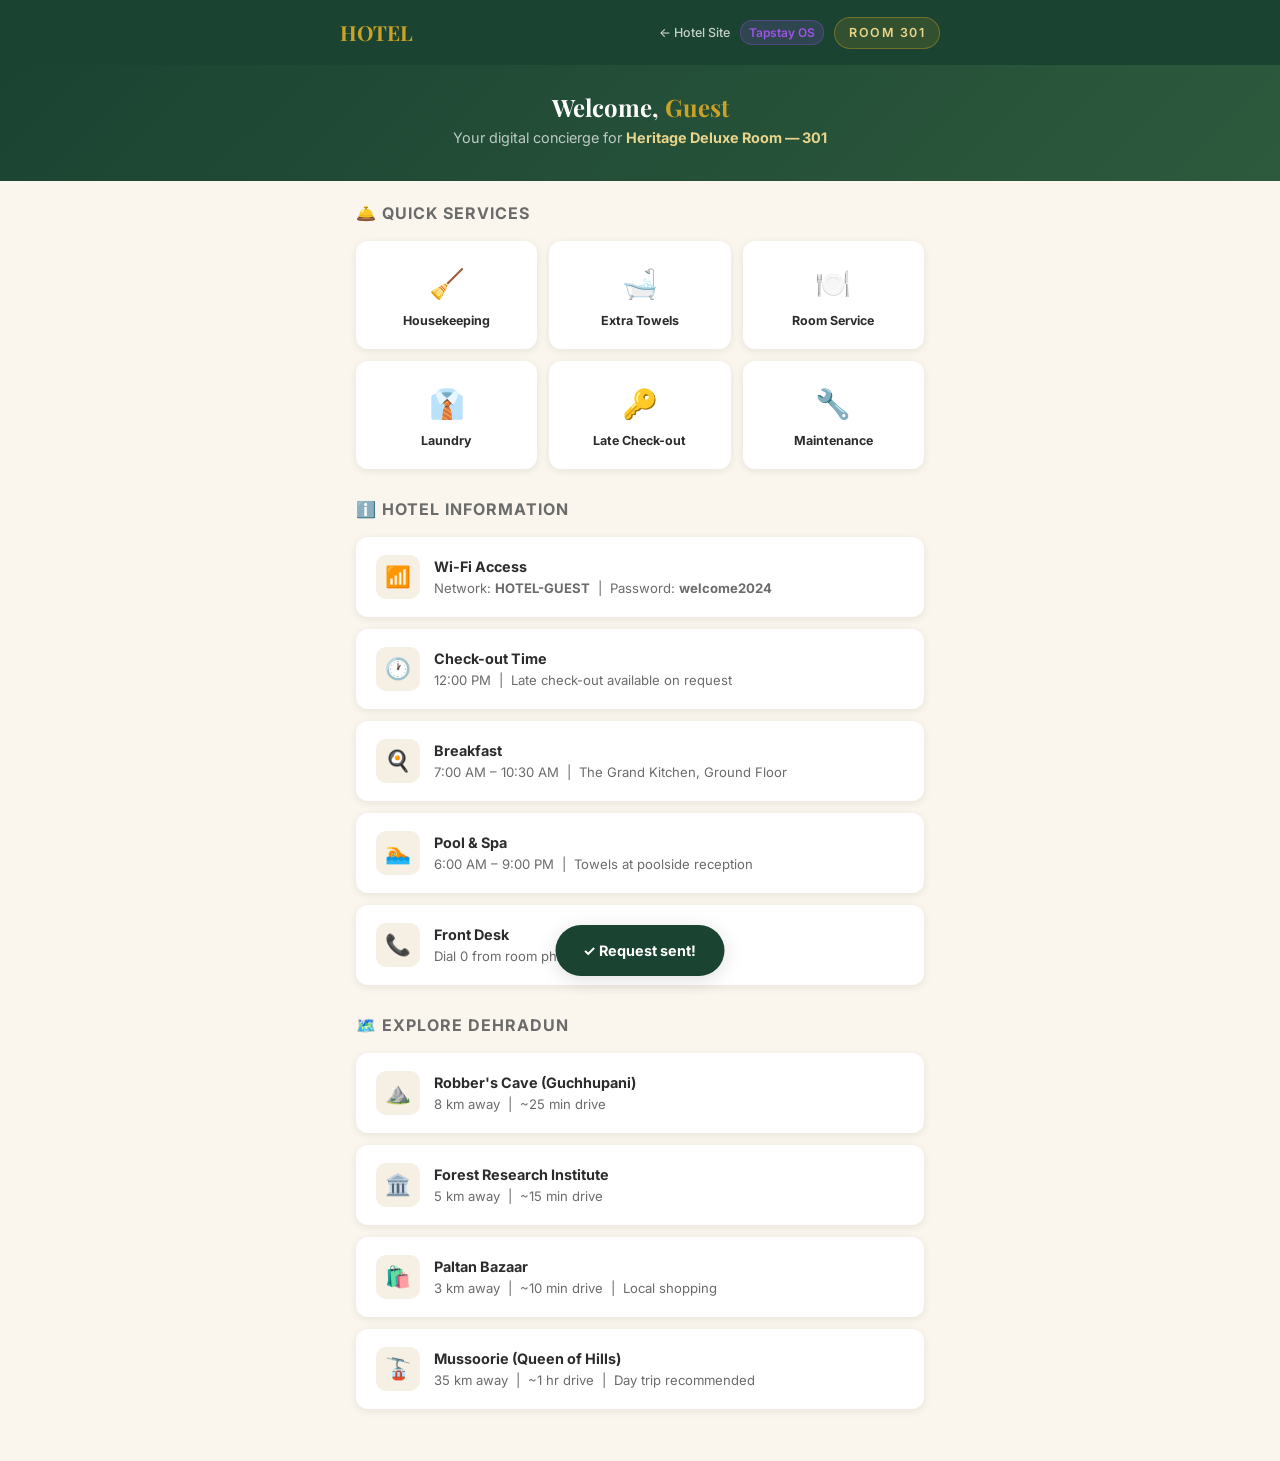
<file: concierge.html>
<!DOCTYPE html>
<html lang="en">
<head>
  <meta charset="UTF-8">
  <meta name="viewport" content="width=device-width, initial-scale=1.0, maximum-scale=1.0, user-scalable=no">
  <title>HOTEL — Your Room Concierge</title>
  <meta name="description" content="Your digital concierge at HOTEL, Dehradun. Request services, explore amenities, and get help — all from your phone.">
  <link rel="preconnect" href="https://fonts.googleapis.com">
  <link rel="preconnect" href="https://fonts.gstatic.com" crossorigin>
  <link href="https://fonts.googleapis.com/css2?family=Inter:wght@400;500;600;700;800&family=Playfair+Display:wght@400;600;700&display=swap" rel="stylesheet">
  <style>
    :root {
      --green-dark: #1B4332;
      --green-mid: #2D5A3D;
      --gold: #C9A227;
      --gold-light: #D4AF37;
      --gold-pale: #E8D48B;
      --ivory: #FAF6EE;
      --cream: #F5F0E3;
      --charcoal: #2C2C2C;
      --text-body: #3A3A3A;
      --text-light: #6B6B6B;
      --white: #FFFFFF;
      --success: #27AE60;
      --shadow-sm: 0 2px 8px rgba(0,0,0,0.08);
      --shadow-md: 0 4px 20px rgba(0,0,0,0.12);
      --radius: 12px;
      --radius-lg: 20px;
      --transition: 0.3s cubic-bezier(0.4, 0, 0.2, 1);
    }
    *,*::before,*::after { box-sizing: border-box; margin: 0; padding: 0; }
    html { scroll-behavior: smooth; }
    body { font-family: 'Inter', sans-serif; background: var(--ivory); color: var(--text-body); line-height: 1.6; }
    h1,h2,h3 { font-family: 'Playfair Display', serif; color: var(--green-dark); line-height: 1.2; }

    /* Header */
    .c-header { background: var(--green-dark); padding: 16px 20px; position: sticky; top: 0; z-index: 100; }
    .c-header-inner { max-width: 600px; margin: 0 auto; display: flex; align-items: center; justify-content: space-between; }
    .c-logo { font-family: 'Playfair Display', serif; font-size: 1.3rem; font-weight: 700; color: var(--gold); }
    .c-room-badge { background: rgba(201,162,39,0.15); border: 1px solid rgba(201,162,39,0.4); color: var(--gold-pale); font-size: 0.78rem; font-weight: 600; letter-spacing: 1.5px; text-transform: uppercase; padding: 5px 14px; border-radius: 50px; }

    /* Welcome */
    .c-welcome { background: linear-gradient(135deg, var(--green-dark), var(--green-mid)); color: var(--white); padding: 28px 20px 32px; text-align: center; }
    .c-welcome h1 { color: var(--white); font-size: 1.5rem; margin-bottom: 4px; }
    .c-welcome h1 em { font-style: normal; color: var(--gold); }
    .c-welcome p { color: rgba(255,255,255,0.7); font-size: 0.9rem; }
    .c-welcome .room-name { color: var(--gold-pale); font-weight: 700; }

    /* Content */
    .c-content { max-width: 600px; margin: 0 auto; padding: 20px 16px 40px; }
    .c-section-title { font-size: 1rem; font-family: 'Inter', sans-serif; font-weight: 700; color: var(--text-light); text-transform: uppercase; letter-spacing: 1px; margin-bottom: 14px; margin-top: 28px; display: flex; align-items: center; gap: 8px; }
    .c-section-title:first-child { margin-top: 0; }

    /* Quick Actions Grid */
    .c-actions { display: grid; grid-template-columns: repeat(3, 1fr); gap: 12px; }
    .c-action-card { background: var(--white); border-radius: var(--radius); padding: 18px 12px; text-align: center; box-shadow: var(--shadow-sm); cursor: pointer; transition: all var(--transition); border: 2px solid transparent; }
    .c-action-card:hover { border-color: var(--gold); transform: translateY(-2px); box-shadow: var(--shadow-md); }
    .c-action-card.active { border-color: var(--success); background: rgba(39,174,96,0.04); }
    .c-action-emoji { font-size: 1.8rem; margin-bottom: 6px; }
    .c-action-label { font-size: 0.78rem; font-weight: 700; color: var(--charcoal); line-height: 1.3; }

    /* Info Cards */
    .c-info-card { background: var(--white); border-radius: var(--radius); padding: 18px 20px; margin-bottom: 12px; box-shadow: var(--shadow-sm); display: flex; align-items: center; gap: 14px; }
    .c-info-icon { width: 44px; height: 44px; border-radius: 10px; background: var(--cream); display: flex; align-items: center; justify-content: center; font-size: 1.3rem; flex-shrink: 0; }
    .c-info-text h4 { font-family: 'Inter', sans-serif; font-size: 0.9rem; font-weight: 700; color: var(--charcoal); }
    .c-info-text p { font-size: 0.82rem; color: var(--text-light); }

    /* Request Modal */
    .c-modal-overlay { display: none; position: fixed; inset: 0; z-index: 300; background: rgba(0,0,0,0.5); }
    .c-modal-overlay.active { display: block; }
    .c-modal { display: none; position: fixed; bottom: 0; left: 0; right: 0; z-index: 310; background: var(--white); border-radius: 24px 24px 0 0; max-height: 80vh; overflow-y: auto; animation: slideUp 0.35s cubic-bezier(0.4, 0, 0.2, 1); }
    .c-modal.active { display: block; }
    @keyframes slideUp { from{transform:translateY(100%)} to{transform:translateY(0)} }
    .c-modal-handle { text-align: center; padding: 12px 0 4px; }
    .c-modal-handle span { display: inline-block; width: 40px; height: 4px; background: #D0D0D0; border-radius: 4px; }
    .c-modal-header { display: flex; align-items: center; justify-content: space-between; padding: 8px 24px 16px; }
    .c-modal-header h2 { font-size: 1.2rem; }
    .c-modal-close { background: none; border: none; font-size: 1.5rem; color: var(--text-light); cursor: pointer; }
    .c-modal-body { padding: 0 24px 32px; }

    /* Success Toast */
    .c-toast { position: fixed; bottom: 24px; left: 50%; transform: translateX(-50%) translateY(100px); z-index: 500; background: var(--green-dark); color: var(--white); padding: 14px 28px; border-radius: 50px; font-weight: 700; font-size: 0.9rem; box-shadow: var(--shadow-md); transition: transform 0.4s cubic-bezier(0.4, 0, 0.2, 1); display: flex; align-items: center; gap: 8px; white-space: nowrap; }
    .c-toast.visible { transform: translateX(-50%) translateY(0); }

    /* Buttons */
    .c-btn { display: flex; align-items: center; justify-content: center; gap: 8px; width: 100%; padding: 14px; background: linear-gradient(135deg, var(--gold), var(--gold-light)); color: var(--green-dark); font-weight: 800; font-size: 0.95rem; border: none; border-radius: 14px; cursor: pointer; transition: all var(--transition); box-shadow: 0 4px 15px rgba(201,162,39,0.3); margin-top: 16px; }
    .c-btn:hover { transform: translateY(-2px); box-shadow: 0 6px 25px rgba(201,162,39,0.45); }

    /* Form elements */
    .c-form-group { margin-bottom: 14px; }
    .c-form-group label { display: block; font-size: 0.82rem; font-weight: 700; color: var(--text-body); margin-bottom: 5px; }
    .c-form-group select, .c-form-group textarea, .c-form-group input { width: 100%; padding: 12px 14px; border: 1.5px solid #D5D0C4; border-radius: 8px; font-family: 'Inter', sans-serif; font-size: 0.95rem; background: var(--white); color: var(--charcoal); transition: border-color var(--transition); }
    .c-form-group select:focus, .c-form-group textarea:focus, .c-form-group input:focus { outline: none; border-color: var(--gold); box-shadow: 0 0 0 3px rgba(201,162,39,0.15); }
    .c-form-group textarea { min-height: 80px; resize: vertical; }

    @media (max-width: 380px) { .c-actions { grid-template-columns: repeat(2, 1fr); } }
  </style>
</head>
<body>
  <!-- Header -->
  <header class="c-header">
    <div class="c-header-inner">
      <a href="hotel.html" class="c-logo" style="text-decoration:none;color:var(--gold);">HOTEL</a>
      <div style="display:flex;align-items:center;gap:10px;">
        <a href="hotel.html" style="font-size:0.78rem;color:rgba(255,255,255,0.75);text-decoration:none;font-weight:500;">← Hotel Site</a>
        <a href="index.html" style="font-size:0.75rem;color:rgba(168,85,247,0.9);text-decoration:none;font-weight:600;padding:2px 8px;background:rgba(168,85,247,0.15);border-radius:12px;border:1px solid rgba(168,85,247,0.3);">Tapstay OS</a>
        <div class="c-room-badge" id="roomBadge">Room 301</div>
      </div>
    </div>
  </header>

  <!-- Welcome -->
  <div class="c-welcome">
    <h1>Welcome, <em>Guest</em></h1>
    <p>Your digital concierge for <span class="room-name" id="roomLabel">Heritage Deluxe Room — 301</span></p>
  </div>

  <!-- Content -->
  <div class="c-content">
    <!-- Quick Services -->
    <div class="c-section-title">🛎️ Quick Services</div>
    <div class="c-actions">
      <div class="c-action-card" onclick="requestService('housekeeping')">
        <div class="c-action-emoji">🧹</div>
        <div class="c-action-label">Housekeeping</div>
      </div>
      <div class="c-action-card" onclick="requestService('towels')">
        <div class="c-action-emoji">🛁</div>
        <div class="c-action-label">Extra Towels</div>
      </div>
      <div class="c-action-card" onclick="requestService('roomservice')">
        <div class="c-action-emoji">🍽️</div>
        <div class="c-action-label">Room Service</div>
      </div>
      <div class="c-action-card" onclick="requestService('laundry')">
        <div class="c-action-emoji">👔</div>
        <div class="c-action-label">Laundry</div>
      </div>
      <div class="c-action-card" onclick="requestService('checkout')">
        <div class="c-action-emoji">🔑</div>
        <div class="c-action-label">Late Check-out</div>
      </div>
      <div class="c-action-card" onclick="requestService('maintenance')">
        <div class="c-action-emoji">🔧</div>
        <div class="c-action-label">Maintenance</div>
      </div>
    </div>

    <!-- Hotel Info -->
    <div class="c-section-title">ℹ️ Hotel Information</div>
    <div class="c-info-card">
      <div class="c-info-icon">📶</div>
      <div class="c-info-text">
        <h4>Wi-Fi Access</h4>
        <p>Network: <strong>HOTEL-GUEST</strong> &nbsp;|&nbsp; Password: <strong>welcome2024</strong></p>
      </div>
    </div>
    <div class="c-info-card">
      <div class="c-info-icon">🕐</div>
      <div class="c-info-text">
        <h4>Check-out Time</h4>
        <p>12:00 PM &nbsp;|&nbsp; Late check-out available on request</p>
      </div>
    </div>
    <div class="c-info-card">
      <div class="c-info-icon">🍳</div>
      <div class="c-info-text">
        <h4>Breakfast</h4>
        <p>7:00 AM – 10:30 AM &nbsp;|&nbsp; The Grand Kitchen, Ground Floor</p>
      </div>
    </div>
    <div class="c-info-card">
      <div class="c-info-icon">🏊</div>
      <div class="c-info-text">
        <h4>Pool & Spa</h4>
        <p>6:00 AM – 9:00 PM &nbsp;|&nbsp; Towels at poolside reception</p>
      </div>
    </div>
    <div class="c-info-card">
      <div class="c-info-icon">📞</div>
      <div class="c-info-text">
        <h4>Front Desk</h4>
        <p>Dial 0 from room phone &nbsp;|&nbsp; +91 135 265 7890</p>
      </div>
    </div>

    <!-- Explore -->
    <div class="c-section-title">🗺️ Explore Dehradun</div>
    <div class="c-info-card">
      <div class="c-info-icon">⛰️</div>
      <div class="c-info-text">
        <h4>Robber's Cave (Guchhupani)</h4>
        <p>8 km away &nbsp;|&nbsp; ~25 min drive</p>
      </div>
    </div>
    <div class="c-info-card">
      <div class="c-info-icon">🏛️</div>
      <div class="c-info-text">
        <h4>Forest Research Institute</h4>
        <p>5 km away &nbsp;|&nbsp; ~15 min drive</p>
      </div>
    </div>
    <div class="c-info-card">
      <div class="c-info-icon">🛍️</div>
      <div class="c-info-text">
        <h4>Paltan Bazaar</h4>
        <p>3 km away &nbsp;|&nbsp; ~10 min drive &nbsp;|&nbsp; Local shopping</p>
      </div>
    </div>
    <div class="c-info-card">
      <div class="c-info-icon">🚡</div>
      <div class="c-info-text">
        <h4>Mussoorie (Queen of Hills)</h4>
        <p>35 km away &nbsp;|&nbsp; ~1 hr drive &nbsp;|&nbsp; Day trip recommended</p>
      </div>
    </div>
  </div>

  <!-- Toast -->
  <div class="c-toast" id="toast">✓ Request sent!</div>

  <!-- Request Modal -->
  <div class="c-modal-overlay" id="modalOverlay" onclick="closeModal()"></div>
  <div class="c-modal" id="requestModal">
    <div class="c-modal-handle"><span></span></div>
    <div class="c-modal-header">
      <h2 id="modalTitle">Service Request</h2>
      <button class="c-modal-close" onclick="closeModal()">&times;</button>
    </div>
    <div class="c-modal-body" id="modalBody"></div>
  </div>

  <script>
    // Parse URL params
    const params = new URLSearchParams(window.location.search);
    const room = params.get('room') || '301';
    const roomType = params.get('type') || 'Heritage Deluxe Room';
    document.getElementById('roomBadge').textContent = 'Room ' + room;
    document.getElementById('roomLabel').textContent = roomType + ' — ' + room;

    const serviceModals = {
      housekeeping: {
        title: '🧹 Housekeeping Request',
        body: `
          <div class="c-form-group">
            <label>What do you need?</label>
            <select><option>Full room cleaning</option><option>Bed making only</option><option>Bathroom cleaning</option><option>Trash pickup</option></select>
          </div>
          <div class="c-form-group">
            <label>Preferred time</label>
            <select><option>As soon as possible</option><option>Within 1 hour</option><option>After 2:00 PM</option><option>After 5:00 PM</option></select>
          </div>
          <div class="c-form-group">
            <label>Any special notes?</label>
            <textarea placeholder="E.g., please don't disturb before 11 AM"></textarea>
          </div>
          <button class="c-btn" onclick="submitRequest('Housekeeping')">Send Request ✦</button>`
      },
      towels: {
        title: '🛁 Extra Towels',
        body: `
          <div class="c-form-group">
            <label>How many towels?</label>
            <select><option>1 towel</option><option>2 towels</option><option>3 towels</option><option>4 towels</option></select>
          </div>
          <div class="c-form-group">
            <label>Type</label>
            <select><option>Bath towels</option><option>Hand towels</option><option>Face towels</option><option>Pool towels</option></select>
          </div>
          <button class="c-btn" onclick="submitRequest('Extra Towels')">Send Request ✦</button>`
      },
      roomservice: {
        title: '🍽️ Room Service',
        body: `
          <p style="font-size:0.9rem; color:var(--text-light); margin-bottom:16px;">Browse our full menu and order food directly to your room.</p>
          <button class="c-btn" onclick="window.location.href='order.html?table=Room${room}'">Open Menu & Order ✦</button>`
      },
      laundry: {
        title: '👔 Laundry Service',
        body: `
          <div class="c-form-group">
            <label>Service type</label>
            <select><option>Regular wash (24 hours)</option><option>Express wash (6 hours)</option><option>Dry cleaning (48 hours)</option><option>Ironing only (4 hours)</option></select>
          </div>
          <div class="c-form-group">
            <label>Number of items (approx)</label>
            <select><option>1–3 items</option><option>4–7 items</option><option>8–12 items</option><option>13+ items</option></select>
          </div>
          <div class="c-form-group">
            <label>Pickup time</label>
            <select><option>Send someone now</option><option>Within 1 hour</option><option>Tomorrow morning</option></select>
          </div>
          <button class="c-btn" onclick="submitRequest('Laundry')">Send Request ✦</button>`
      },
      checkout: {
        title: '🔑 Late Check-out',
        body: `
          <p style="font-size:0.9rem; color:var(--text-light); margin-bottom:16px;">Standard check-out is 12:00 PM. Late check-out is subject to availability and may incur additional charges.</p>
          <div class="c-form-group">
            <label>Preferred check-out time</label>
            <select><option>1:00 PM</option><option>2:00 PM</option><option>3:00 PM</option><option>4:00 PM</option><option>6:00 PM (half-day charge)</option></select>
          </div>
          <div class="c-form-group">
            <label>Reason (optional)</label>
            <textarea placeholder="E.g., late flight at 8 PM"></textarea>
          </div>
          <button class="c-btn" onclick="submitRequest('Late Check-out')">Send Request ✦</button>`
      },
      maintenance: {
        title: '🔧 Maintenance Request',
        body: `
          <div class="c-form-group">
            <label>Issue type</label>
            <select><option>AC not working</option><option>Hot water issue</option><option>Light/electrical</option><option>TV/remote</option><option>Door/lock</option><option>Plumbing</option><option>Other</option></select>
          </div>
          <div class="c-form-group">
            <label>Describe the issue</label>
            <textarea placeholder="Please give us a brief description of the problem"></textarea>
          </div>
          <div class="c-form-group">
            <label>Urgency</label>
            <select><option>Can wait — fix when convenient</option><option>Needed within a few hours</option><option>Urgent — need help now</option></select>
          </div>
          <button class="c-btn" onclick="submitRequest('Maintenance')">Send Request ✦</button>`
      }
    };

    function requestService(type) {
      const config = serviceModals[type];
      document.getElementById('modalTitle').textContent = config.title;
      document.getElementById('modalBody').innerHTML = config.body;
      document.getElementById('modalOverlay').classList.add('active');
      document.getElementById('requestModal').classList.add('active');
      document.body.style.overflow = 'hidden';
    }

    function closeModal() {
      document.getElementById('modalOverlay').classList.remove('active');
      document.getElementById('requestModal').classList.remove('active');
      document.body.style.overflow = '';
    }

    function submitRequest(type) {
      // Gather any text from textarea or select in modal
      const modalBody = document.getElementById('modalBody');
      const selects = Array.from(modalBody.querySelectorAll('select')).map(s => s.value).join(', ');
      const textarea = modalBody.querySelector('textarea');
      const textVal = textarea ? textarea.value.trim() : '';
      const details = [selects, textVal].filter(Boolean).join(' — ');

      let reqType = 'other';
      const lowType = type.toLowerCase();
      if (lowType.includes('housekeeping')) reqType = 'cleaning';
      else if (lowType.includes('towel')) reqType = 'towels';
      else if (lowType.includes('laundry')) reqType = 'laundry';
      else if (lowType.includes('check-out') || lowType.includes('checkout')) reqType = 'late_checkout';
      else if (lowType.includes('maintenance')) reqType = 'maintenance';

      fetch('/api/concierge', {
        method: 'POST',
        headers: { 'Content-Type': 'application/json' },
        body: JSON.stringify({
          room_number: room,
          request_type: reqType,
          details: details || type,
          priority: lowType.includes('maintenance') ? 'urgent' : 'normal'
        })
      })
      .then(r => r.json())
      .catch(err => console.log('TapStay concierge sync offline'));

      closeModal();
      showToast('✓ ' + type + ' request sent to reception & staff!');
    }

    function showToast(msg) {
      const toast = document.getElementById('toast');
      toast.textContent = msg;
      toast.classList.add('visible');
      setTimeout(() => toast.classList.remove('visible'), 3000);
    }
  </script>
</body>
</html>
</file>
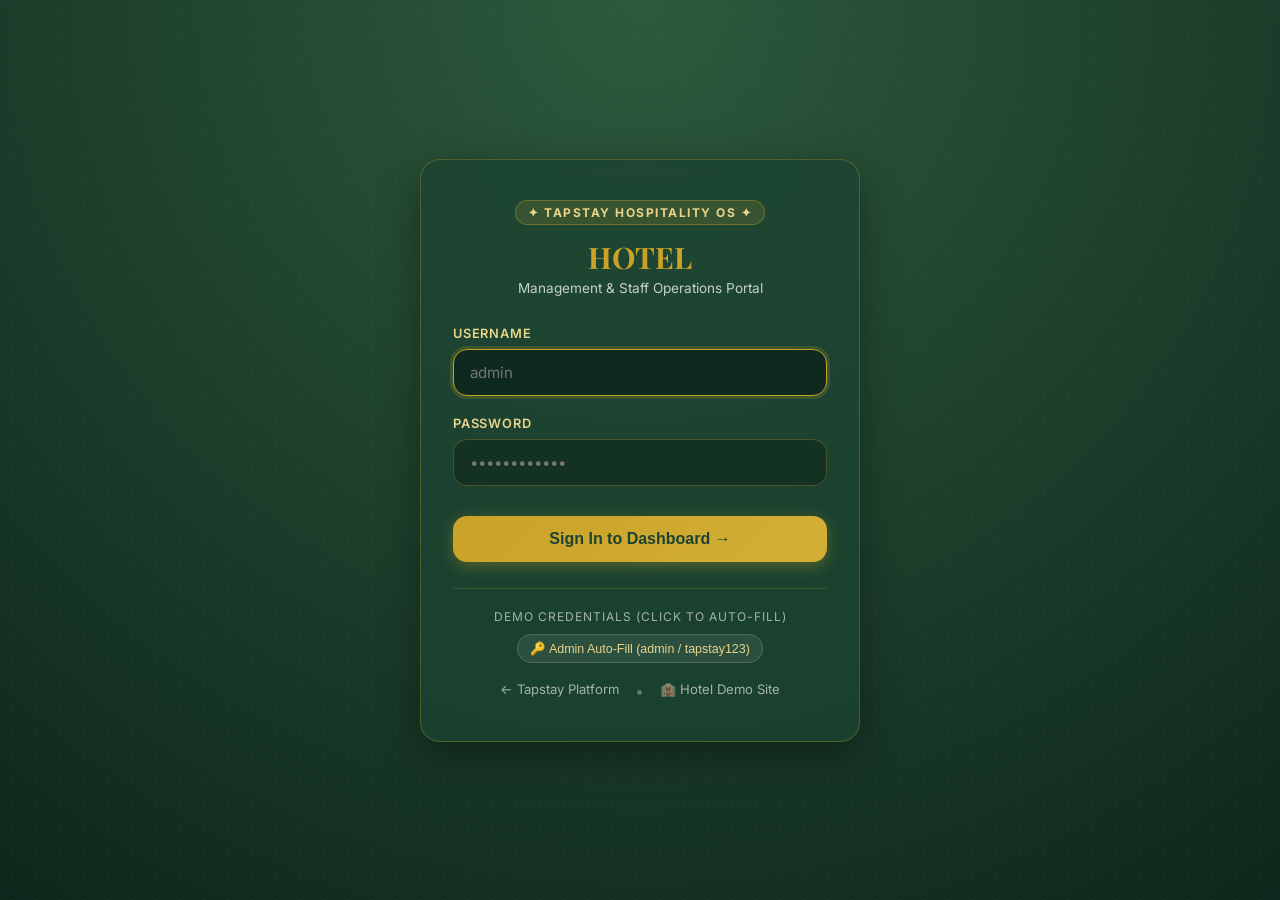
<file: login.html>
<!DOCTYPE html>
<html lang="en">
<head>
  <meta charset="UTF-8">
  <meta name="viewport" content="width=device-width, initial-scale=1.0">
  <title>Staff Login — TapStay Hospitality OS</title>
  <meta name="description" content="Secure Staff & Management Portal for HOTEL powered by TapStay.">
  <link rel="preconnect" href="https://fonts.googleapis.com">
  <link rel="preconnect" href="https://fonts.gstatic.com" crossorigin>
  <link href="https://fonts.googleapis.com/css2?family=Inter:wght@400;500;600;700;800&family=Playfair+Display:wght@500;600;700&display=swap" rel="stylesheet">
  <style>
    :root {
      --green-dark: #1B4332;
      --green-mid: #2D5A3D;
      --green-deep: #0e271c;
      --gold: #C9A227;
      --gold-light: #D4AF37;
      --gold-pale: #E8D48B;
      --ivory: #FAF6EE;
      --cream: #F5F0E3;
      --charcoal: #2C2C2C;
      --text-muted: #8E9297;
      --white: #FFFFFF;
      --shadow-lg: 0 12px 40px rgba(0,0,0,0.35);
      --radius: 14px;
      --radius-lg: 20px;
      --transition: 0.3s cubic-bezier(0.4, 0, 0.2, 1);
    }
    *, *::before, *::after { box-sizing: border-box; margin: 0; padding: 0; }
    body {
      font-family: 'Inter', sans-serif;
      min-height: 100vh;
      background: radial-gradient(circle at top, var(--green-mid) 0%, var(--green-deep) 100%);
      color: var(--white);
      display: flex;
      align-items: center;
      justify-content: center;
      padding: 24px;
      position: relative;
      overflow-x: hidden;
    }

    /* Ambient background ornamentation */
    .bg-pattern {
      position: absolute;
      inset: 0;
      background-image: radial-gradient(rgba(201, 162, 39, 0.08) 1px, transparent 1px);
      background-size: 24px 24px;
      pointer-events: none;
    }

    .login-container {
      width: 100%;
      max-width: 440px;
      background: rgba(27, 67, 50, 0.75);
      backdrop-filter: blur(16px);
      -webkit-backdrop-filter: blur(16px);
      border: 1px solid rgba(201, 162, 39, 0.3);
      border-radius: var(--radius-lg);
      padding: 40px 32px;
      box-shadow: var(--shadow-lg);
      position: relative;
      z-index: 10;
    }

    .brand-header {
      text-align: center;
      margin-bottom: 30px;
    }
    .brand-badge {
      display: inline-flex;
      align-items: center;
      gap: 6px;
      padding: 4px 12px;
      background: rgba(201, 162, 39, 0.15);
      border: 1px solid rgba(201, 162, 39, 0.4);
      border-radius: 50px;
      font-size: 0.75rem;
      font-weight: 700;
      color: var(--gold-pale);
      text-transform: uppercase;
      letter-spacing: 1.5px;
      margin-bottom: 12px;
    }
    .brand-title {
      font-family: 'Playfair Display', serif;
      font-size: 1.85rem;
      color: var(--gold);
      margin-bottom: 4px;
    }
    .brand-subtitle {
      font-size: 0.85rem;
      color: rgba(255, 255, 255, 0.75);
    }

    .form-group {
      margin-bottom: 20px;
    }
    .form-label {
      display: block;
      font-size: 0.8rem;
      font-weight: 600;
      color: var(--gold-pale);
      text-transform: uppercase;
      letter-spacing: 0.8px;
      margin-bottom: 8px;
    }
    .input-wrapper {
      position: relative;
    }
    .form-input {
      width: 100%;
      padding: 13px 16px;
      background: rgba(14, 39, 28, 0.6);
      border: 1.5px solid rgba(201, 162, 39, 0.3);
      border-radius: var(--radius);
      color: var(--white);
      font-size: 0.95rem;
      outline: none;
      transition: all var(--transition);
      font-family: 'Inter', sans-serif;
    }
    .form-input:focus {
      border-color: var(--gold);
      box-shadow: 0 0 0 3px rgba(201, 162, 39, 0.2);
      background: rgba(14, 39, 28, 0.9);
    }

    .btn-submit {
      width: 100%;
      padding: 14px;
      background: linear-gradient(135deg, var(--gold), var(--gold-light));
      color: var(--green-dark);
      border: none;
      border-radius: var(--radius);
      font-size: 1rem;
      font-weight: 700;
      cursor: pointer;
      box-shadow: 0 4px 15px rgba(201, 162, 39, 0.35);
      transition: all var(--transition);
      margin-top: 10px;
    }
    .btn-submit:hover {
      transform: translateY(-2px);
      box-shadow: 0 6px 22px rgba(201, 162, 39, 0.5);
    }
    .btn-submit:disabled {
      opacity: 0.6;
      cursor: not-allowed;
      transform: none;
    }

    .error-box {
      display: none;
      background: rgba(235, 87, 87, 0.15);
      border: 1px solid rgba(235, 87, 87, 0.4);
      color: #ff9999;
      padding: 10px 14px;
      border-radius: 8px;
      font-size: 0.85rem;
      margin-bottom: 18px;
      text-align: center;
    }

    .quick-roles {
      margin-top: 26px;
      padding-top: 20px;
      border-top: 1px solid rgba(201, 162, 39, 0.2);
      text-align: center;
    }
    .quick-roles-title {
      font-size: 0.75rem;
      color: rgba(255, 255, 255, 0.6);
      text-transform: uppercase;
      letter-spacing: 1px;
      margin-bottom: 10px;
    }
    .role-chips {
      display: flex;
      flex-wrap: wrap;
      gap: 8px;
      justify-content: center;
    }
    .role-chip {
      background: rgba(255, 255, 255, 0.08);
      border: 1px solid rgba(255, 255, 255, 0.15);
      color: var(--gold-pale);
      padding: 6px 12px;
      border-radius: 50px;
      font-size: 0.78rem;
      cursor: pointer;
      transition: all 0.2s;
    }
    .role-chip:hover {
      background: rgba(201, 162, 39, 0.2);
      border-color: var(--gold);
      color: var(--white);
    }

    .back-home {
      display: block;
      text-align: center;
      margin-top: 20px;
      color: rgba(255, 255, 255, 0.6);
      text-decoration: none;
      font-size: 0.82rem;
      transition: color 0.2s;
    }
    .back-home:hover {
      color: var(--gold);
    }
  </style>
</head>
<body>

  <div class="bg-pattern"></div>

  <div class="login-container">
    <div class="brand-header">
      <div class="brand-badge">✦ TapStay Hospitality OS ✦</div>
      <h1 class="brand-title">HOTEL</h1>
      <p class="brand-subtitle">Management & Staff Operations Portal</p>
    </div>

    <div class="error-box" id="errorBox"></div>

    <form id="loginForm">
      <div class="form-group">
        <label class="form-label" for="username">Username</label>
        <div class="input-wrapper">
          <input type="text" id="username" class="form-input" placeholder="admin" required autofocus autocomplete="username">
        </div>
      </div>

      <div class="form-group">
        <label class="form-label" for="password">Password</label>
        <div class="input-wrapper">
          <input type="password" id="password" class="form-input" placeholder="••••••••••••" required autocomplete="current-password">
        </div>
      </div>

      <button type="submit" class="btn-submit" id="submitBtn">Sign In to Dashboard →</button>
    </form>

    <div class="quick-roles">
      <div class="quick-roles-title">Demo Credentials (Click to auto-fill)</div>
      <div class="role-chips">
        <button type="button" class="role-chip" onclick="fillCreds('admin', 'tapstay123')">🔑 Admin Auto-Fill (admin / tapstay123)</button>
      </div>
    </div>

    <div style="display:flex;justify-content:center;gap:16px;margin-top:18px;flex-wrap:wrap;">
      <a href="index.html" class="back-home" style="margin-top:0;">← Tapstay Platform</a>
      <span style="color:rgba(255,255,255,0.3);align-self:center;">•</span>
      <a href="hotel.html" class="back-home" style="margin-top:0;">🏨 Hotel Demo Site</a>
    </div>
  </div>

  <script>
    function fillCreds(u, p) {
      document.getElementById('username').value = u;
      document.getElementById('password').value = p;
      document.getElementById('errorBox').style.display = 'none';
    }

    // Redirect if already logged in
    const token = localStorage.getItem('tapstay_token');
    if (token) {
      if (token.startsWith('demo_')) {
        window.location.href = 'admin.html';
      } else {
        fetch('/api/auth/me', { headers: { 'Authorization': 'Bearer ' + token } })
          .then(res => res.ok ? res.json() : null)
          .then(data => {
            if (data && data.success) {
              window.location.href = 'admin.html';
            }
          })
          .catch(() => {});
      }
    }

    const loginForm = document.getElementById('loginForm');
    const submitBtn = document.getElementById('submitBtn');
    const errorBox = document.getElementById('errorBox');

    loginForm.addEventListener('submit', async (e) => {
      e.preventDefault();
      errorBox.style.display = 'none';
      submitBtn.disabled = true;
      submitBtn.textContent = 'Authenticating...';

      const username = document.getElementById('username').value.trim();
      const password = document.getElementById('password').value.trim();

      // Demo role accounts for static hosting & live showcase
      const demoAccounts = {
        'admin': { pass: 'tapstay123', name: 'Vaibhav Saxena (GM)', role: 'admin' },
        'frontdesk': { pass: 'frontdesk123', name: 'Front Desk Executive', role: 'frontdesk' },
        'kitchen': { pass: 'kitchen123', name: 'Head Chef (KOT)', role: 'kitchen' }
      };

      try {
        const res = await fetch('/api/auth/login', {
          method: 'POST',
          headers: { 'Content-Type': 'application/json' },
          body: JSON.stringify({ username, password })
        });

        if (res.ok) {
          const data = await res.json();
          if (data.success) {
            localStorage.setItem('tapstay_token', data.token);
            localStorage.setItem('tapstay_user', JSON.stringify(data.user));
            submitBtn.textContent = 'Access Granted ✓';
            setTimeout(() => {
              window.location.href = 'admin.html';
            }, 300);
            return;
          } else {
            errorBox.textContent = data.error || 'Invalid credentials. Please try again.';
            errorBox.style.display = 'block';
            submitBtn.disabled = false;
            submitBtn.textContent = 'Sign In to Dashboard →';
            return;
          }
        }
        // If server returns 404/500 (e.g. static hosting on Vercel), fall through to demo mode
        throw new Error('Static/Demo mode fallback');
      } catch (err) {
        const u = username.toLowerCase();
        const acc = demoAccounts[u];
        const validPass = acc && (password === acc.pass || password === 'admin' || password === 'password' || password === 'tapstay123');

        if (validPass) {
          const mockUser = {
            id: u === 'admin' ? 1 : u === 'frontdesk' ? 2 : 3,
            username: u,
            full_name: acc.name,
            role: acc.role
          };
          localStorage.setItem('tapstay_token', 'demo_token_' + u + '_' + Date.now());
          localStorage.setItem('tapstay_user', JSON.stringify(mockUser));
          submitBtn.textContent = 'Demo Access Granted ✓';
          setTimeout(() => {
            window.location.href = 'admin.html';
          }, 300);
        } else {
          errorBox.textContent = 'Invalid credentials. Please click one of the quick role chips below to test.';
          errorBox.style.display = 'block';
          submitBtn.disabled = false;
          submitBtn.textContent = 'Sign In to Dashboard →';
        }
      }
    });
  </script>
</body>
</html>
</file>
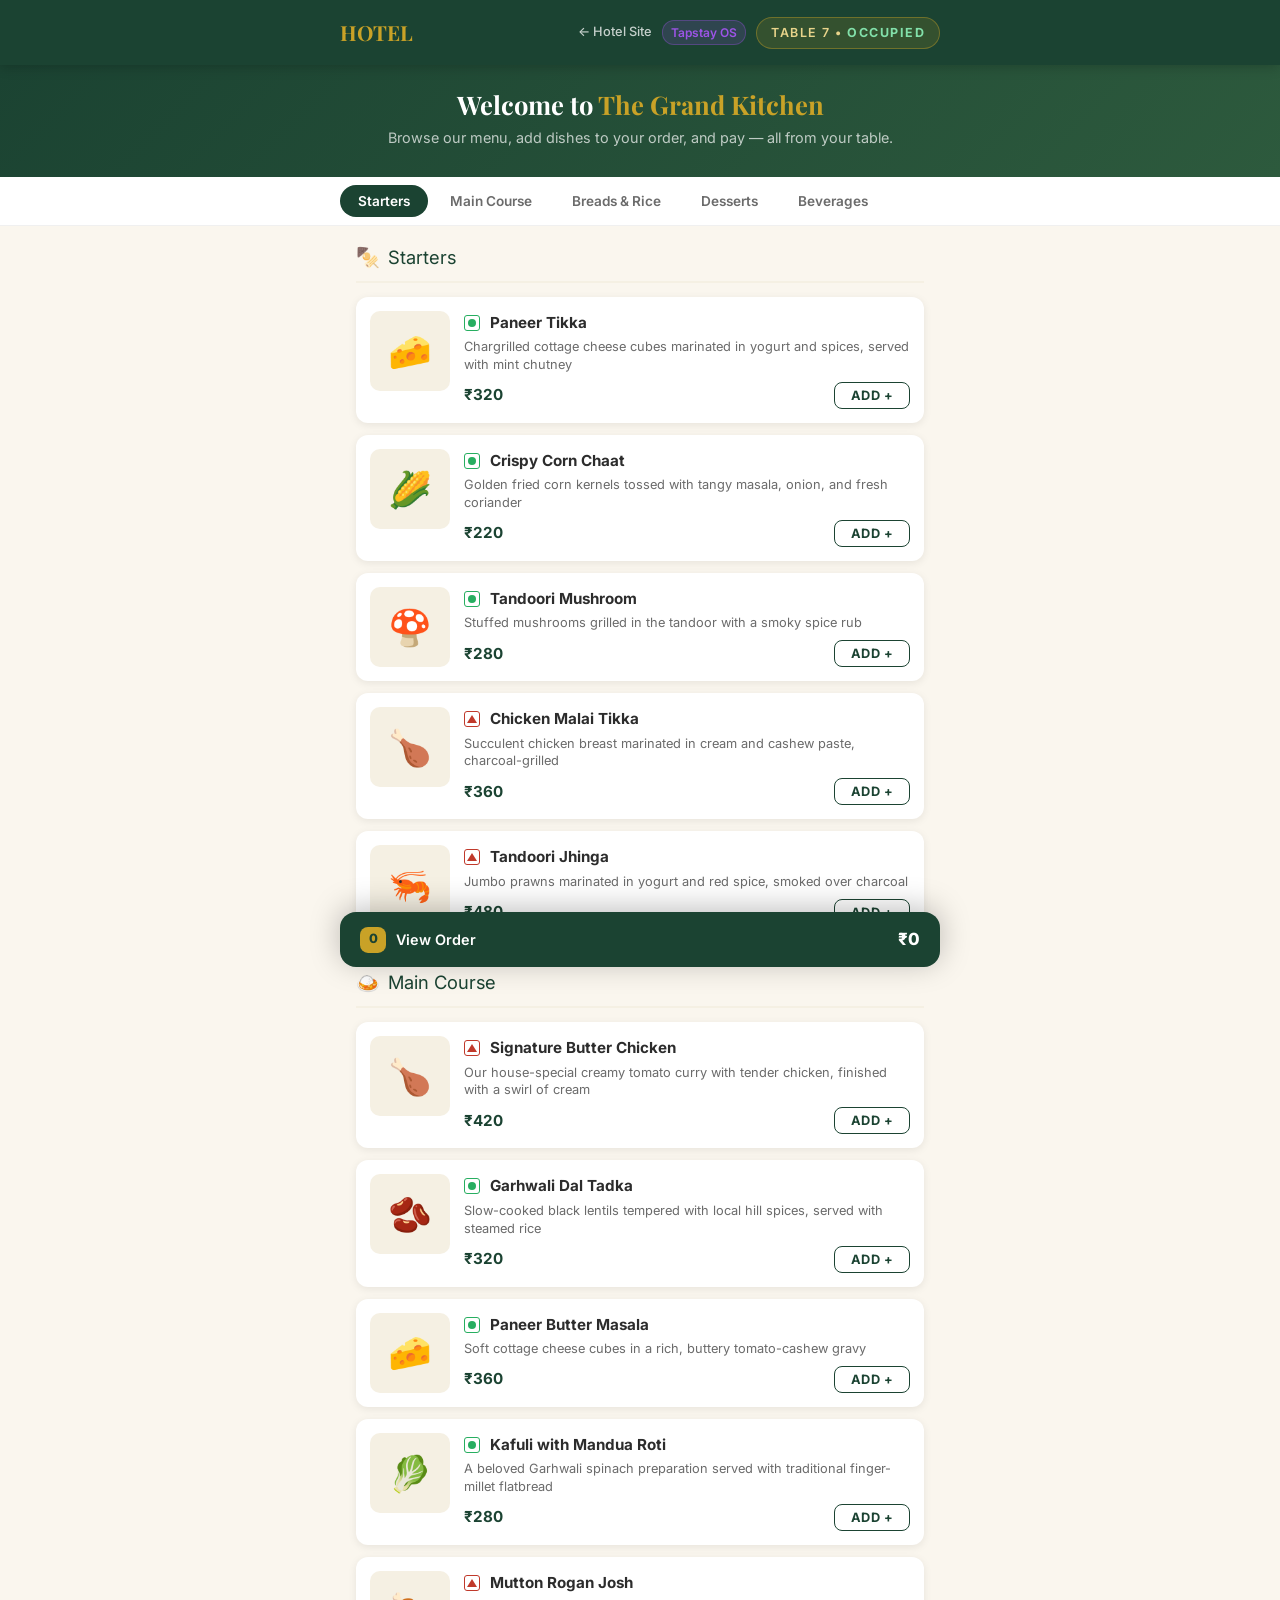
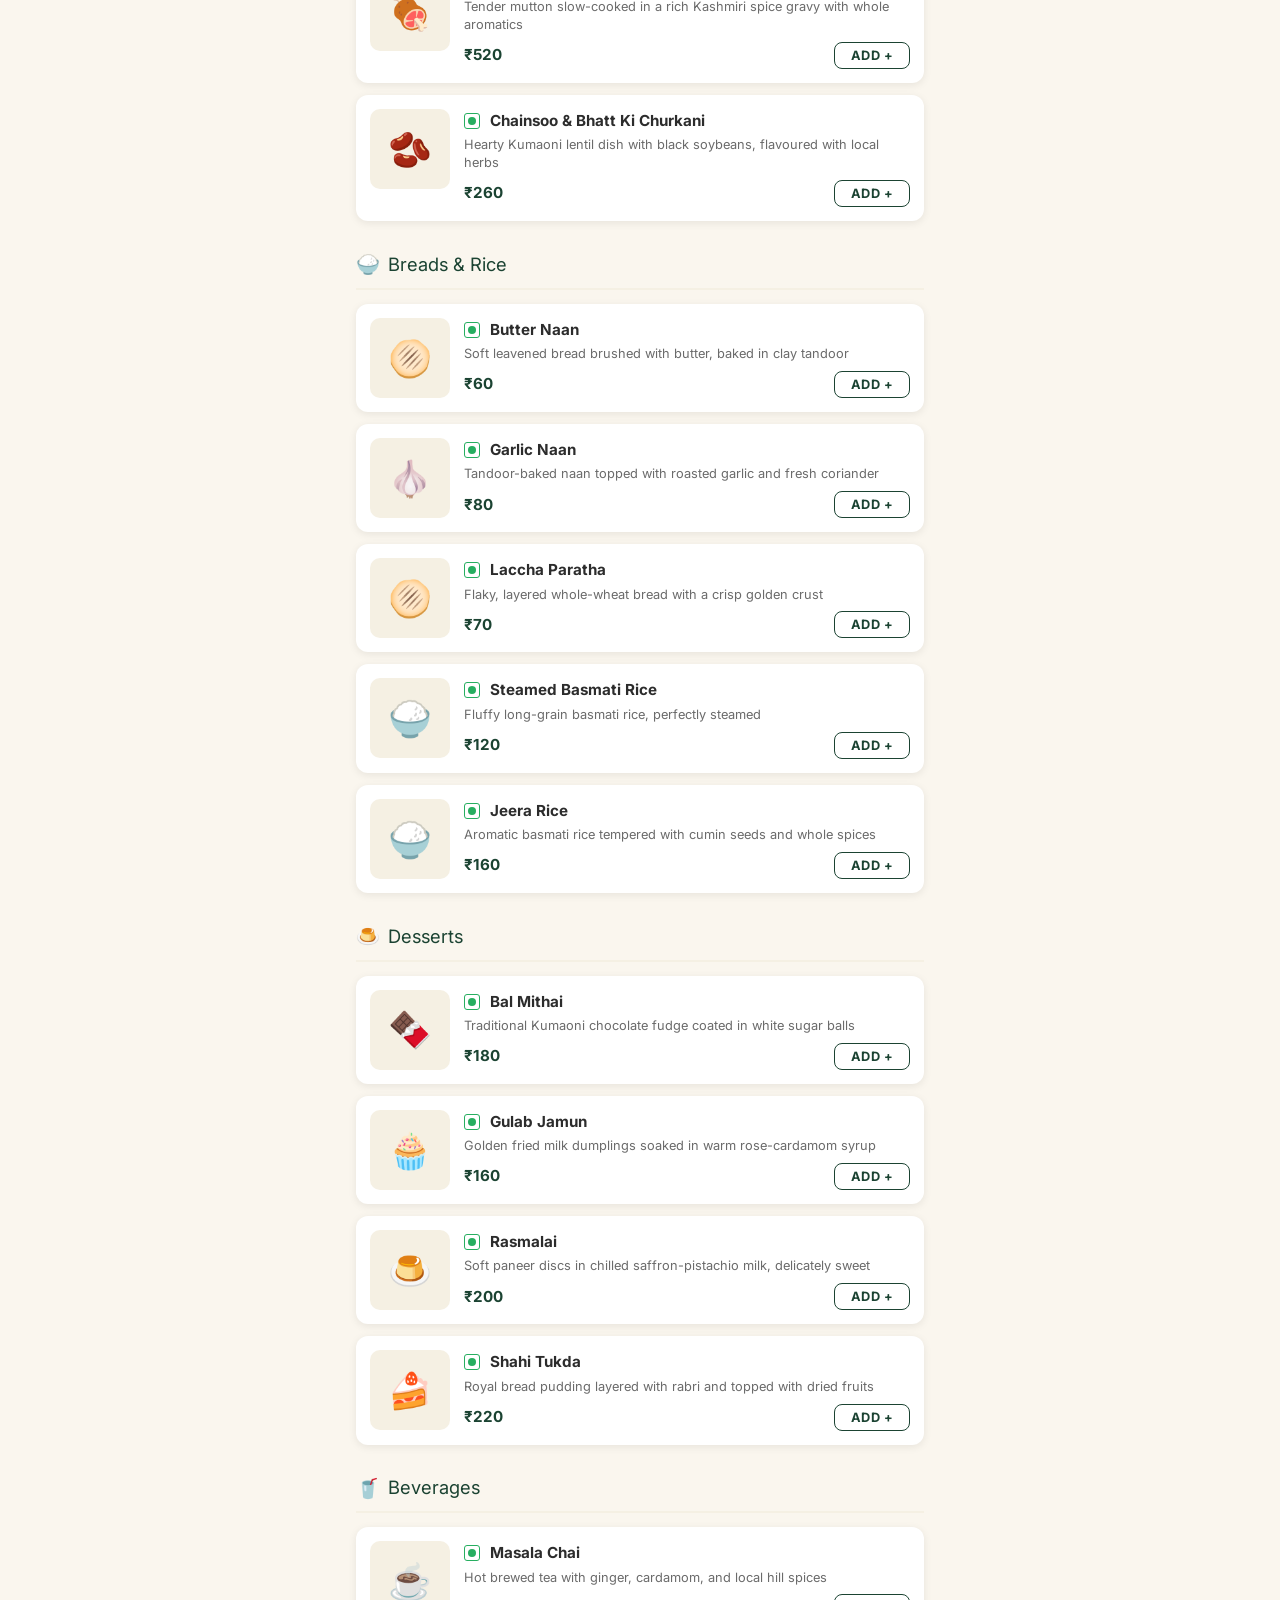
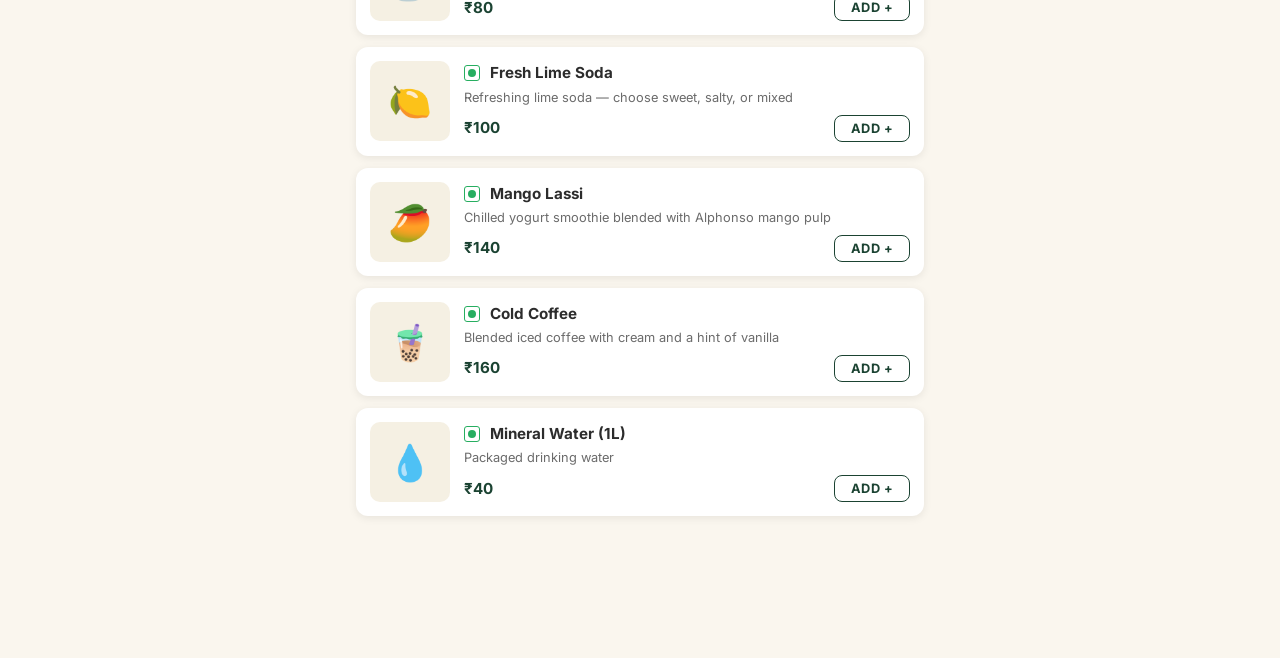
<file: order.html>
<!DOCTYPE html>
<html lang="en">
<head>
  <meta charset="UTF-8">
  <meta name="viewport" content="width=device-width, initial-scale=1.0, maximum-scale=1.0, user-scalable=no">
  <title>HOTEL — Order Food</title>
  <meta name="description" content="Browse the menu and order food at HOTEL, Dehradun. Scan the QR code at your table to place an order.">
  <link rel="preconnect" href="https://fonts.googleapis.com">
  <link rel="preconnect" href="https://fonts.gstatic.com" crossorigin>
  <link href="https://fonts.googleapis.com/css2?family=Inter:wght@400;500;600;700;800&family=Playfair+Display:wght@400;600;700&display=swap" rel="stylesheet">
  <link rel="stylesheet" href="order.min.css">
</head>
<body>

  <!-- ===== HEADER ===== -->
  <header class="order-header">
    <div class="order-header-inner">
      <a href="hotel.html" class="order-logo" style="text-decoration:none;color:var(--gold);">HOTEL</a>
      <div style="display:flex;align-items:center;gap:10px;">
        <a href="hotel.html" style="font-size:0.8rem;color:rgba(255,255,255,0.75);text-decoration:none;font-weight:500;">← Hotel Site</a>
        <a href="index.html" style="font-size:0.75rem;color:rgba(168,85,247,0.9);text-decoration:none;font-weight:600;padding:2px 8px;background:rgba(168,85,247,0.15);border-radius:12px;border:1px solid rgba(168,85,247,0.3);">Tapstay OS</a>
        <div class="order-table-badge" id="tableBadge">Table 7</div>
      </div>
    </div>
  </header>

  <!-- ===== WELCOME ===== -->
  <div class="order-welcome">
    <h1>Welcome to <em>The Grand Kitchen</em></h1>
    <p>Browse our menu, add dishes to your order, and pay — all from your table.</p>
  </div>

  <!-- ===== CATEGORY TABS ===== -->
  <div class="category-tabs">
    <div class="category-tabs-inner" id="categoryTabs">
      <button class="cat-tab active" data-cat="starters">Starters</button>
      <button class="cat-tab" data-cat="mains">Main Course</button>
      <button class="cat-tab" data-cat="breads">Breads & Rice</button>
      <button class="cat-tab" data-cat="desserts">Desserts</button>
      <button class="cat-tab" data-cat="beverages">Beverages</button>
    </div>
  </div>

  <!-- ===== MENU CONTENT ===== -->
  <div class="menu-content" id="menuContent">
    <!-- Populated by JS -->
  </div>

  <!-- ===== STICKY CART BAR ===== -->
  <div class="cart-bar" id="cartBar">
    <div class="cart-bar-inner" onclick="openCart()">
      <div class="cart-bar-left">
        <div class="cart-count-badge" id="cartCountBadge">0</div>
        <div class="cart-bar-text" id="cartBarText">View Order</div>
      </div>
      <div class="cart-bar-total" id="cartBarTotal">₹0</div>
    </div>
  </div>

  <!-- ===== CART DRAWER ===== -->
  <div class="cart-overlay" id="cartOverlay" onclick="closeCart()"></div>
  <div class="cart-drawer" id="cartDrawer">
    <div class="cart-drawer-handle"><span></span></div>
    <div class="cart-drawer-header">
      <h2>Your Order</h2>
      <button class="cart-close-btn" onclick="closeCart()">&times;</button>
    </div>
    <div class="cart-items-list" id="cartItemsList">
      <!-- Populated by JS -->
    </div>
    <div class="cart-summary" id="cartSummary">
      <!-- Populated by JS -->
    </div>
    <button class="cart-checkout-btn" id="checkoutBtn" onclick="openPayment()">
      Proceed to Payment ✦
    </button>
  </div>

  <!-- ===== PAYMENT SCREEN ===== -->
  <div class="payment-screen" id="paymentScreen">
    <div class="payment-header">
      <button class="payment-back-btn" onclick="closePayment()">←</button>
      <h2>Payment</h2>
    </div>
    <div class="payment-body">
      <div class="payment-amount-card">
        <div class="payment-amount-label">Total Amount</div>
        <div class="payment-amount-value" id="paymentTotal">₹0</div>
      </div>

      <div class="payment-methods">
        <h3>Select Payment Method</h3>
        <div class="payment-method-card selected" data-method="upi" onclick="selectPayment(this)">
          <div class="payment-method-icon">📱</div>
          <div class="payment-method-info">
            <h4>UPI Payment</h4>
            <p>Google Pay, PhonePe, Paytm, or any UPI app</p>
          </div>
          <div class="payment-method-radio"></div>
        </div>
        <div class="payment-method-card" data-method="card" onclick="selectPayment(this)">
          <div class="payment-method-icon">💳</div>
          <div class="payment-method-info">
            <h4>Credit / Debit Card</h4>
            <p>Visa, Mastercard, RuPay</p>
          </div>
          <div class="payment-method-radio"></div>
        </div>
        <div class="payment-method-card" data-method="cash" onclick="selectPayment(this)">
          <div class="payment-method-icon">💵</div>
          <div class="payment-method-info">
            <h4>Pay at Counter</h4>
            <p>Cash or card payment at the reception</p>
          </div>
          <div class="payment-method-radio"></div>
        </div>
      </div>

      <button class="pay-now-btn" id="payNowBtn" onclick="processPayment()">
        Pay Now ✦
      </button>
    </div>
  </div>

  <!-- ===== PAYMENT PROCESSING ===== -->
  <div class="payment-processing" id="paymentProcessing">
    <div class="spinner"></div>
    <p id="processingText">Processing your payment...</p>
  </div>

  <!-- ===== ORDER CONFIRMATION ===== -->
  <div class="order-confirmed" id="orderConfirmed">
    <div class="order-confirmed-inner">
      <div class="success-icon">✓</div>
      <h2>Order Placed!</h2>
      <p class="order-confirmed-sub">Your order has been sent to the kitchen. Sit back and relax — your food will be served shortly.</p>
      <div class="order-id-badge" id="orderIdBadge">ORDER #HT-000000</div>
      <div class="order-receipt" id="orderReceipt">
        <!-- Populated by JS -->
      </div>
      <div class="order-confirmed-note">
        <strong>Estimated preparation time:</strong> 20–30 minutes.<br>
        Your server will bring each dish as it is ready. For any changes, please speak to your server directly.
      </div>
      <button class="order-again-btn" onclick="orderAgain()">Order More Items ✦</button>
    </div>
  </div>

  <!-- ===== JAVASCRIPT ===== -->
  <script>
    // ===== MENU DATA =====
    const MENU = {
      starters: {
        title: 'Starters',
        emoji: '🍢',
        items: [
          { id: 's1', name: 'Paneer Tikka', desc: 'Chargrilled cottage cheese cubes marinated in yogurt and spices, served with mint chutney', price: 320, veg: true, emoji: '🧀' },
          { id: 's2', name: 'Crispy Corn Chaat', desc: 'Golden fried corn kernels tossed with tangy masala, onion, and fresh coriander', price: 220, veg: true, emoji: '🌽' },
          { id: 's3', name: 'Tandoori Mushroom', desc: 'Stuffed mushrooms grilled in the tandoor with a smoky spice rub', price: 280, veg: true, emoji: '🍄' },
          { id: 's4', name: 'Chicken Malai Tikka', desc: 'Succulent chicken breast marinated in cream and cashew paste, charcoal-grilled', price: 360, veg: false, emoji: '🍗' },
          { id: 's5', name: 'Tandoori Jhinga', desc: 'Jumbo prawns marinated in yogurt and red spice, smoked over charcoal', price: 480, veg: false, emoji: '🦐' },
        ]
      },
      mains: {
        title: 'Main Course',
        emoji: '🍛',
        items: [
          { id: 'm1', name: 'Signature Butter Chicken', desc: 'Our house-special creamy tomato curry with tender chicken, finished with a swirl of cream', price: 420, veg: false, emoji: '🍗' },
          { id: 'm2', name: 'Garhwali Dal Tadka', desc: 'Slow-cooked black lentils tempered with local hill spices, served with steamed rice', price: 320, veg: true, emoji: '🫘' },
          { id: 'm3', name: 'Paneer Butter Masala', desc: 'Soft cottage cheese cubes in a rich, buttery tomato-cashew gravy', price: 360, veg: true, emoji: '🧀' },
          { id: 'm4', name: 'Kafuli with Mandua Roti', desc: 'A beloved Garhwali spinach preparation served with traditional finger-millet flatbread', price: 280, veg: true, emoji: '🥬' },
          { id: 'm5', name: 'Mutton Rogan Josh', desc: 'Tender mutton slow-cooked in a rich Kashmiri spice gravy with whole aromatics', price: 520, veg: false, emoji: '🍖' },
          { id: 'm6', name: 'Chainsoo & Bhatt Ki Churkani', desc: 'Hearty Kumaoni lentil dish with black soybeans, flavoured with local herbs', price: 260, veg: true, emoji: '🫘' },
        ]
      },
      breads: {
        title: 'Breads & Rice',
        emoji: '🍚',
        items: [
          { id: 'b1', name: 'Butter Naan', desc: 'Soft leavened bread brushed with butter, baked in clay tandoor', price: 60, veg: true, emoji: '🫓' },
          { id: 'b2', name: 'Garlic Naan', desc: 'Tandoor-baked naan topped with roasted garlic and fresh coriander', price: 80, veg: true, emoji: '🧄' },
          { id: 'b3', name: 'Laccha Paratha', desc: 'Flaky, layered whole-wheat bread with a crisp golden crust', price: 70, veg: true, emoji: '🫓' },
          { id: 'b4', name: 'Steamed Basmati Rice', desc: 'Fluffy long-grain basmati rice, perfectly steamed', price: 120, veg: true, emoji: '🍚' },
          { id: 'b5', name: 'Jeera Rice', desc: 'Aromatic basmati rice tempered with cumin seeds and whole spices', price: 160, veg: true, emoji: '🍚' },
        ]
      },
      desserts: {
        title: 'Desserts',
        emoji: '🍮',
        items: [
          { id: 'd1', name: 'Bal Mithai', desc: 'Traditional Kumaoni chocolate fudge coated in white sugar balls', price: 180, veg: true, emoji: '🍫' },
          { id: 'd2', name: 'Gulab Jamun', desc: 'Golden fried milk dumplings soaked in warm rose-cardamom syrup', price: 160, veg: true, emoji: '🧁' },
          { id: 'd3', name: 'Rasmalai', desc: 'Soft paneer discs in chilled saffron-pistachio milk, delicately sweet', price: 200, veg: true, emoji: '🍮' },
          { id: 'd4', name: 'Shahi Tukda', desc: 'Royal bread pudding layered with rabri and topped with dried fruits', price: 220, veg: true, emoji: '🍰' },
        ]
      },
      beverages: {
        title: 'Beverages',
        emoji: '🥤',
        items: [
          { id: 'v1', name: 'Masala Chai', desc: 'Hot brewed tea with ginger, cardamom, and local hill spices', price: 80, veg: true, emoji: '☕' },
          { id: 'v2', name: 'Fresh Lime Soda', desc: 'Refreshing lime soda — choose sweet, salty, or mixed', price: 100, veg: true, emoji: '🍋' },
          { id: 'v3', name: 'Mango Lassi', desc: 'Chilled yogurt smoothie blended with Alphonso mango pulp', price: 140, veg: true, emoji: '🥭' },
          { id: 'v4', name: 'Cold Coffee', desc: 'Blended iced coffee with cream and a hint of vanilla', price: 160, veg: true, emoji: '🧋' },
          { id: 'v5', name: 'Mineral Water (1L)', desc: 'Packaged drinking water', price: 40, veg: true, emoji: '💧' },
        ]
      }
    };

    // ===== STATE =====
    const cart = {}; // { itemId: quantity }

    // ===== INIT =====
    function init() {
      // Parse table number from URL
      const params = new URLSearchParams(window.location.search);
      const table = params.get('table') || '7';
      const label = table.toLowerCase().startsWith('room') ? table : 'Table ' + table;
      document.getElementById('tableBadge').innerHTML = label + ' • <span style="color:#82E0AA; font-weight:700;">Occupied</span>';

      // Render menu
      renderMenu();

      // Category tab clicks
      document.querySelectorAll('.cat-tab').forEach(tab => {
        tab.addEventListener('click', () => {
          document.querySelectorAll('.cat-tab').forEach(t => t.classList.remove('active'));
          tab.classList.add('active');
          const cat = tab.dataset.cat;
          const el = document.getElementById('cat-' + cat);
          if (el) {
            const offset = 120;
            const pos = el.getBoundingClientRect().top + window.pageYOffset - offset;
            window.scrollTo({ top: pos, behavior: 'smooth' });
          }
        });
      });

      // Update active tab on scroll
      window.addEventListener('scroll', updateActiveTab);
    }

    function updateActiveTab() {
      const cats = Object.keys(MENU);
      let active = cats[0];
      cats.forEach(cat => {
        const el = document.getElementById('cat-' + cat);
        if (el) {
          const rect = el.getBoundingClientRect();
          if (rect.top <= 140) active = cat;
        }
      });
      document.querySelectorAll('.cat-tab').forEach(t => {
        t.classList.toggle('active', t.dataset.cat === active);
      });
      // Scroll tab into view
      const activeTab = document.querySelector('.cat-tab.active');
      if (activeTab) activeTab.scrollIntoView({ behavior: 'smooth', block: 'nearest', inline: 'center' });
    }

    // ===== RENDER MENU =====
    function renderMenu() {
      const container = document.getElementById('menuContent');
      let html = '';
      for (const [catKey, cat] of Object.entries(MENU)) {
        html += `<div class="menu-category" id="cat-${catKey}">`;
        html += `<div class="menu-category-title"><span class="cat-emoji">${cat.emoji}</span> ${cat.title}</div>`;
        cat.items.forEach(item => {
          const qty = cart[item.id] || 0;
          html += `
            <div class="menu-item-card" id="item-${item.id}">
              <div class="menu-item-thumb">${item.emoji}</div>
              <div class="menu-item-details">
                <div class="menu-item-name">
                  <span class="${item.veg ? 'veg-badge' : 'non-veg-badge'}"></span>
                  ${item.name}
                </div>
                <div class="menu-item-desc">${item.desc}</div>
                <div class="menu-item-bottom">
                  <div class="menu-item-price">₹${item.price}</div>
                  <div id="btn-${item.id}">
                    ${qty > 0
                      ? `<div class="qty-controls">
                           <button class="qty-btn" onclick="changeQty('${item.id}', -1)">−</button>
                           <span class="qty-value">${qty}</span>
                           <button class="qty-btn" onclick="changeQty('${item.id}', 1)">+</button>
                         </div>`
                      : `<button class="add-btn" onclick="addItem('${item.id}')">ADD +</button>`
                    }
                  </div>
                </div>
              </div>
            </div>`;
        });
        html += '</div>';
      }
      container.innerHTML = html;
    }

    // ===== CART ACTIONS =====
    function addItem(id) {
      cart[id] = 1;
      updateItemButton(id);
      updateCartBar();
    }

    function changeQty(id, delta) {
      cart[id] = (cart[id] || 0) + delta;
      if (cart[id] <= 0) delete cart[id];
      updateItemButton(id);
      updateCartBar();
    }

    function updateItemButton(id) {
      const container = document.getElementById('btn-' + id);
      const qty = cart[id] || 0;
      if (qty > 0) {
        container.innerHTML = `
          <div class="qty-controls">
            <button class="qty-btn" onclick="changeQty('${id}', -1)">−</button>
            <span class="qty-value">${qty}</span>
            <button class="qty-btn" onclick="changeQty('${id}', 1)">+</button>
          </div>`;
      } else {
        container.innerHTML = `<button class="add-btn" onclick="addItem('${id}')">ADD +</button>`;
      }
    }

    function getItemById(id) {
      for (const cat of Object.values(MENU)) {
        const found = cat.items.find(i => i.id === id);
        if (found) return found;
      }
      return null;
    }

    function getCartTotal() {
      let total = 0;
      for (const [id, qty] of Object.entries(cart)) {
        const item = getItemById(id);
        if (item) total += item.price * qty;
      }
      return total;
    }

    function getCartCount() {
      return Object.values(cart).reduce((a, b) => a + b, 0);
    }

    function updateCartBar() {
      const count = getCartCount();
      const total = getCartTotal();
      const bar = document.getElementById('cartBar');

      if (count > 0) {
        bar.classList.add('visible');
        document.getElementById('cartCountBadge').textContent = count;
        document.getElementById('cartBarText').textContent = count === 1 ? '1 item' : count + ' items';
        document.getElementById('cartBarTotal').textContent = '₹' + total.toLocaleString('en-IN');
      } else {
        bar.classList.remove('visible');
      }
    }

    // ===== CART DRAWER =====
    function openCart() {
      renderCartDrawer();
      document.getElementById('cartOverlay').classList.add('active');
      document.getElementById('cartDrawer').classList.add('active');
      document.body.style.overflow = 'hidden';
    }

    function closeCart() {
      document.getElementById('cartOverlay').classList.remove('active');
      document.getElementById('cartDrawer').classList.remove('active');
      document.body.style.overflow = '';
    }

    function renderCartDrawer() {
      const list = document.getElementById('cartItemsList');
      const summary = document.getElementById('cartSummary');
      let itemsHtml = '';
      let subtotal = 0;

      for (const [id, qty] of Object.entries(cart)) {
        const item = getItemById(id);
        if (!item) continue;
        const lineTotal = item.price * qty;
        subtotal += lineTotal;
        itemsHtml += `
          <div class="cart-item-row">
            <div class="cart-item-info">
              <div class="cart-item-name">${item.emoji} ${item.name}</div>
              <div class="cart-item-unit">₹${item.price} each</div>
            </div>
            <div class="cart-item-qty">
              <div class="qty-controls">
                <button class="qty-btn" onclick="cartChangeQty('${id}', -1)">−</button>
                <span class="qty-value">${qty}</span>
                <button class="qty-btn" onclick="cartChangeQty('${id}', 1)">+</button>
              </div>
            </div>
            <div class="cart-item-total">₹${lineTotal.toLocaleString('en-IN')}</div>
          </div>`;
      }

      if (!itemsHtml) {
        itemsHtml = '<p style="text-align:center; color: var(--text-light); padding: 32px 0;">Your order is empty</p>';
      }

      list.innerHTML = itemsHtml;

      const gst = Math.round(subtotal * 0.05);
      const total = subtotal + gst;

      summary.innerHTML = `
        <div class="cart-summary-row"><span>Subtotal</span><span>₹${subtotal.toLocaleString('en-IN')}</span></div>
        <div class="cart-summary-row"><span>GST (5%)</span><span>₹${gst.toLocaleString('en-IN')}</span></div>
        <div class="cart-summary-row total"><span>Total</span><span>₹${total.toLocaleString('en-IN')}</span></div>
      `;
    }

    function cartChangeQty(id, delta) {
      changeQty(id, delta);
      if (getCartCount() === 0) {
        closeCart();
      } else {
        renderCartDrawer();
      }
    }

    // ===== PAYMENT =====
    function openPayment() {
      closeCart();
      const subtotal = getCartTotal();
      const gst = Math.round(subtotal * 0.05);
      const total = subtotal + gst;
      document.getElementById('paymentTotal').textContent = '₹' + total.toLocaleString('en-IN');
      document.getElementById('paymentScreen').classList.add('active');
      document.body.style.overflow = 'hidden';
    }

    function closePayment() {
      document.getElementById('paymentScreen').classList.remove('active');
      document.body.style.overflow = '';
    }

    function selectPayment(el) {
      document.querySelectorAll('.payment-method-card').forEach(c => c.classList.remove('selected'));
      el.classList.add('selected');
    }

    function processPayment() {
      const method = document.querySelector('.payment-method-card.selected').dataset.method;
      document.getElementById('paymentScreen').classList.remove('active');
      const processing = document.getElementById('paymentProcessing');
      processing.classList.add('active');

      const texts = method === 'cash'
        ? ['Placing your order...', 'Sending to kitchen...', 'Almost done...']
        : ['Processing your payment...', 'Verifying transaction...', 'Confirming order...'];

      let i = 0;
      document.getElementById('processingText').textContent = texts[0];
      const interval = setInterval(() => {
        i++;
        if (i < texts.length) {
          document.getElementById('processingText').textContent = texts[i];
        }
      }, 800);

      setTimeout(() => {
        clearInterval(interval);
        processing.classList.remove('active');
        showConfirmation(method);
      }, 2500);
    }

    function showConfirmation(method) {
      const orderId = 'KOT-' + Math.floor(1000 + Math.random() * 9000);
      document.getElementById('orderIdBadge').textContent = 'ORDER #' + orderId;

      const receipt = document.getElementById('orderReceipt');
      let html = '<h3>Order Summary</h3>';
      let subtotal = 0;
      const itemsList = [];

      for (const [id, qty] of Object.entries(cart)) {
        const item = getItemById(id);
        if (!item) continue;
        const lineTotal = item.price * qty;
        subtotal += lineTotal;
        itemsList.push({ name: item.name, qty: qty, price: item.price });
        html += `
          <div class="receipt-item">
            <div class="receipt-item-name">${item.name} <span>× ${qty}</span></div>
            <div class="receipt-item-price">₹${lineTotal.toLocaleString('en-IN')}</div>
          </div>`;
      }

      const gst = Math.round(subtotal * 0.05);
      const total = subtotal + gst;
      const payLabel = method === 'upi' ? 'UPI' : method === 'card' ? 'Card' : 'Pay at Counter';

      // Send order to TapStay Live Kitchen KOT
      const params = new URLSearchParams(window.location.search);
      const tableVal = params.get('table') || '7';
      const isRoom = tableVal.toLowerCase().startsWith('room');
      const sourceType = isRoom ? 'room' : 'table';
      const sourceNum = isRoom ? tableVal.replace(/room/i, '').trim() || '204' : tableVal;

      fetch('/api/orders', {
        method: 'POST',
        headers: { 'Content-Type': 'application/json' },
        body: JSON.stringify({
          source_type: sourceType,
          source_number: sourceNum,
          items: itemsList,
          subtotal: subtotal,
          tax: gst,
          total: total,
          payment_method: method
        })
      })
      .then(r => r.json())
      .then(res => {
        if (res.success && res.order_ref) {
          document.getElementById('orderIdBadge').textContent = 'ORDER #' + res.order_ref;
        }
      })
      .catch(err => console.log('TapStay order sync: local fallback'));

      html += `
        <div class="receipt-item" style="font-size:0.82rem; color:var(--text-light);">
          <div>GST (5%)</div><div class="receipt-item-price" style="color:var(--text-light);">₹${gst.toLocaleString('en-IN')}</div>
        </div>
        <div class="receipt-total"><span>Total (${payLabel})</span><span>₹${total.toLocaleString('en-IN')}</span></div>
      `;
      receipt.innerHTML = html;

      document.getElementById('orderConfirmed').classList.add('active');
      document.body.style.overflow = '';
    }

    function orderAgain() {
      // Reset everything
      Object.keys(cart).forEach(k => delete cart[k]);
      document.getElementById('orderConfirmed').classList.remove('active');
      renderMenu();
      updateCartBar();
      window.scrollTo({ top: 0, behavior: 'smooth' });
    }

    // ===== START =====
    init();
  </script>
</body>
</html>
</file>
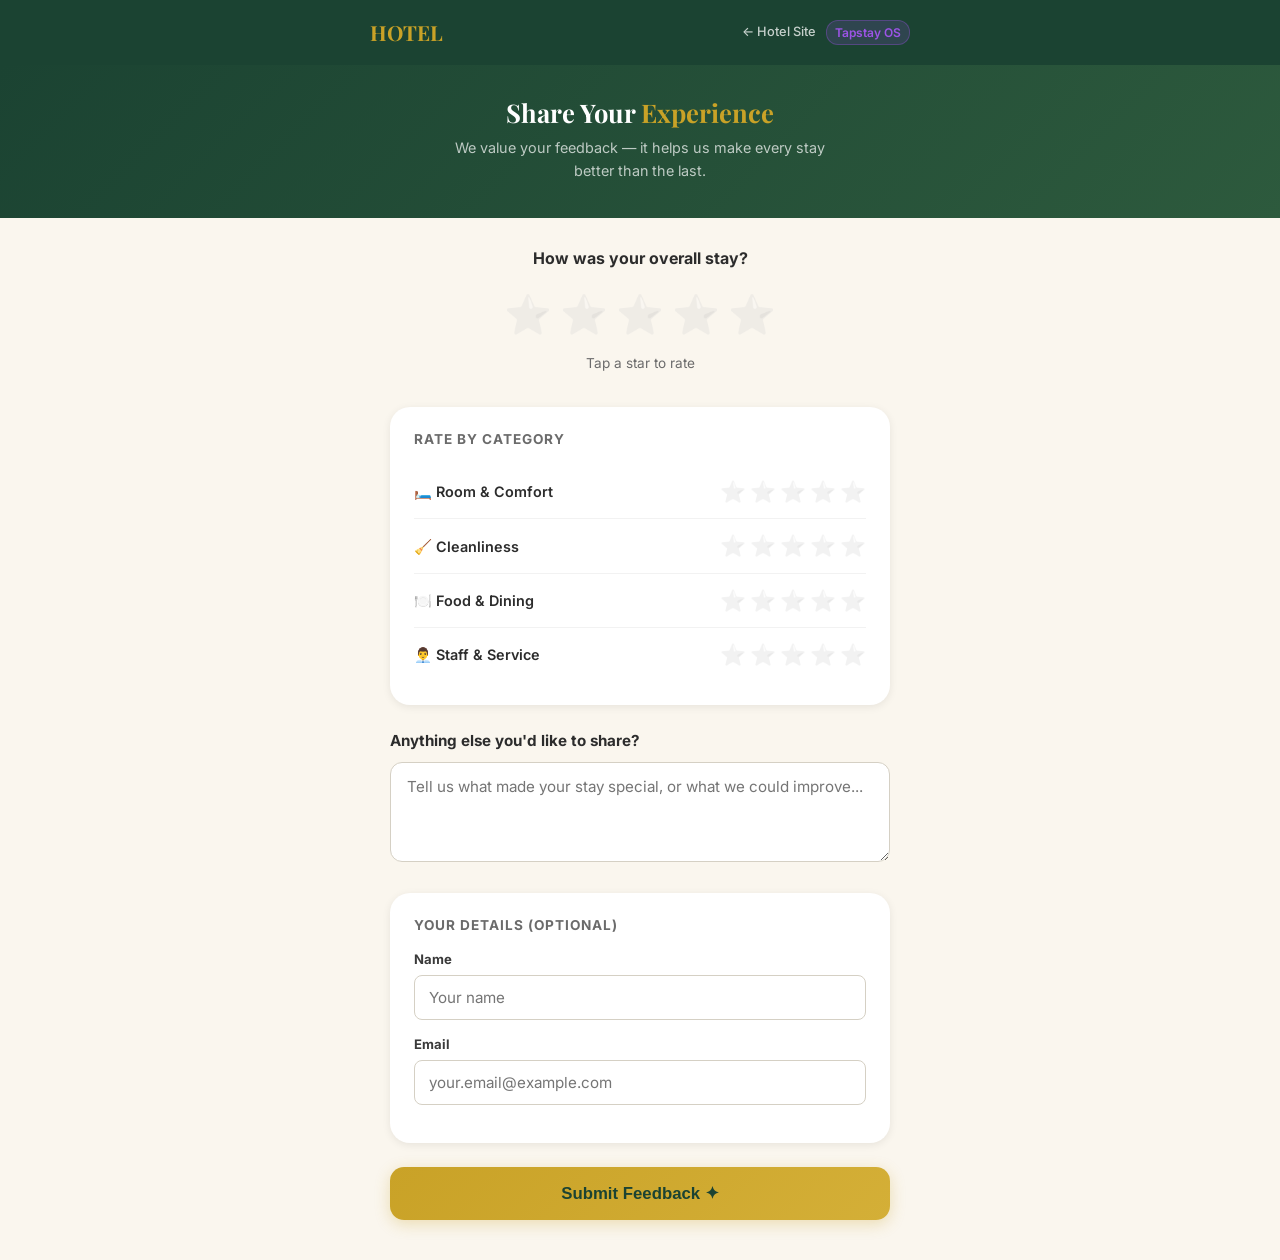
<file: review.html>
<!DOCTYPE html>
<html lang="en">
<head>
  <meta charset="UTF-8">
  <meta name="viewport" content="width=device-width, initial-scale=1.0, maximum-scale=1.0, user-scalable=no">
  <title>HOTEL — Share Your Experience</title>
  <meta name="description" content="Tell us about your stay at HOTEL, Dehradun. Your feedback helps us serve you better.">
  <link rel="preconnect" href="https://fonts.googleapis.com">
  <link rel="preconnect" href="https://fonts.gstatic.com" crossorigin>
  <link href="https://fonts.googleapis.com/css2?family=Inter:wght@400;500;600;700;800&family=Playfair+Display:wght@400;600;700&display=swap" rel="stylesheet">
  <style>
    :root {
      --green-dark: #1B4332; --green-mid: #2D5A3D; --gold: #C9A227; --gold-light: #D4AF37;
      --gold-pale: #E8D48B; --ivory: #FAF6EE; --cream: #F5F0E3; --charcoal: #2C2C2C;
      --text-body: #3A3A3A; --text-light: #6B6B6B; --white: #FFFFFF; --success: #27AE60;
      --shadow-sm: 0 2px 8px rgba(0,0,0,0.08); --shadow-md: 0 4px 20px rgba(0,0,0,0.12);
      --radius: 12px; --radius-lg: 20px; --transition: 0.3s cubic-bezier(0.4, 0, 0.2, 1);
    }
    *,*::before,*::after { box-sizing: border-box; margin: 0; padding: 0; }
    html { scroll-behavior: smooth; }
    body { font-family: 'Inter', sans-serif; background: var(--ivory); color: var(--text-body); line-height: 1.6; min-height: 100vh; }
    h1,h2,h3 { font-family: 'Playfair Display', serif; color: var(--green-dark); line-height: 1.2; }

    .r-header { background: var(--green-dark); padding: 16px 20px; }
    .r-header-inner { max-width: 540px; margin: 0 auto; display: flex; align-items: center; justify-content: center; }
    .r-logo { font-family: 'Playfair Display', serif; font-size: 1.3rem; font-weight: 700; color: var(--gold); }

    .r-hero { background: linear-gradient(135deg, var(--green-dark), var(--green-mid)); color: var(--white); padding: 32px 20px 36px; text-align: center; }
    .r-hero h1 { color: var(--white); font-size: 1.6rem; margin-bottom: 8px; }
    .r-hero h1 em { font-style: normal; color: var(--gold); }
    .r-hero p { color: rgba(255,255,255,0.7); font-size: 0.9rem; max-width: 400px; margin: 0 auto; }

    .r-content { max-width: 540px; margin: 0 auto; padding: 28px 20px 40px; }

    /* Star Rating */
    .r-rating-section { text-align: center; margin-bottom: 32px; }
    .r-rating-label { font-weight: 700; font-size: 1rem; color: var(--charcoal); margin-bottom: 12px; }
    .r-stars { display: flex; justify-content: center; gap: 8px; margin-bottom: 8px; }
    .r-star { font-size: 2.4rem; cursor: pointer; transition: all var(--transition); filter: grayscale(1) opacity(0.3); }
    .r-star.active { filter: none; transform: scale(1.1); }
    .r-star:hover { transform: scale(1.2); }
    .r-rating-text { font-size: 0.85rem; color: var(--text-light); min-height: 20px; }

    /* Category Ratings */
    .r-categories { background: var(--white); border-radius: var(--radius-lg); padding: 24px; margin-bottom: 24px; box-shadow: var(--shadow-sm); }
    .r-categories h3 { font-family: 'Inter', sans-serif; font-size: 0.85rem; font-weight: 700; color: var(--text-light); text-transform: uppercase; letter-spacing: 1px; margin-bottom: 18px; }
    .r-cat-row { display: flex; align-items: center; justify-content: space-between; padding: 10px 0; border-bottom: 1px solid rgba(0,0,0,0.05); }
    .r-cat-row:last-child { border-bottom: none; }
    .r-cat-name { font-size: 0.9rem; font-weight: 600; color: var(--charcoal); display: flex; align-items: center; gap: 8px; }
    .r-cat-stars { display: flex; gap: 4px; }
    .r-cat-star { font-size: 1.3rem; cursor: pointer; transition: all var(--transition); filter: grayscale(1) opacity(0.3); }
    .r-cat-star.active { filter: none; }

    /* Text feedback */
    .r-text-section { margin-bottom: 24px; }
    .r-text-section label { display: block; font-weight: 700; font-size: 0.95rem; color: var(--charcoal); margin-bottom: 8px; }
    .r-text-section textarea { width: 100%; min-height: 100px; padding: 14px 16px; border: 1.5px solid #D5D0C4; border-radius: var(--radius); font-family: 'Inter', sans-serif; font-size: 0.95rem; resize: vertical; transition: border-color var(--transition); background: var(--white); }
    .r-text-section textarea:focus { outline: none; border-color: var(--gold); box-shadow: 0 0 0 3px rgba(201,162,39,0.15); }

    /* Guest info */
    .r-guest-section { background: var(--white); border-radius: var(--radius-lg); padding: 24px; margin-bottom: 24px; box-shadow: var(--shadow-sm); }
    .r-guest-section h3 { font-family: 'Inter', sans-serif; font-size: 0.85rem; font-weight: 700; color: var(--text-light); text-transform: uppercase; letter-spacing: 1px; margin-bottom: 16px; }
    .r-guest-row { margin-bottom: 14px; }
    .r-guest-row label { display: block; font-size: 0.82rem; font-weight: 700; color: var(--text-body); margin-bottom: 5px; }
    .r-guest-row input { width: 100%; padding: 12px 14px; border: 1.5px solid #D5D0C4; border-radius: 8px; font-family: 'Inter', sans-serif; font-size: 0.95rem; transition: border-color var(--transition); }
    .r-guest-row input:focus { outline: none; border-color: var(--gold); box-shadow: 0 0 0 3px rgba(201,162,39,0.15); }

    /* Submit */
    .r-submit-btn { display: flex; align-items: center; justify-content: center; gap: 8px; width: 100%; padding: 16px; background: linear-gradient(135deg, var(--gold), var(--gold-light)); color: var(--green-dark); font-weight: 800; font-size: 1.05rem; border: none; border-radius: 14px; cursor: pointer; transition: all var(--transition); box-shadow: 0 4px 15px rgba(201,162,39,0.3); }
    .r-submit-btn:hover { transform: translateY(-2px); box-shadow: 0 6px 25px rgba(201,162,39,0.45); }

    /* Thank You */
    .r-thankyou { display: none; text-align: center; padding: 60px 20px; }
    .r-thankyou.active { display: block; }
    .r-thankyou-icon { width: 90px; height: 90px; border-radius: 50%; background: linear-gradient(135deg, var(--success), #2ECC71); display: flex; align-items: center; justify-content: center; margin: 0 auto 24px; font-size: 2.8rem; color: var(--white); animation: bounceIn 0.6s ease-out; box-shadow: 0 8px 25px rgba(39,174,96,0.3); }
    @keyframes bounceIn { 0%{transform:scale(0)} 50%{transform:scale(1.2)} 100%{transform:scale(1)} }
    .r-thankyou h2 { font-size: 1.6rem; margin-bottom: 12px; }
    .r-thankyou p { color: var(--text-light); font-size: 0.95rem; max-width: 380px; margin: 0 auto 24px; }
    .r-thankyou-stars { font-size: 2rem; letter-spacing: 4px; margin-bottom: 20px; }
    .r-back-btn { display: inline-flex; align-items: center; gap: 8px; background: transparent; color: var(--green-dark); border: 2px solid var(--green-dark); padding: 12px 28px; border-radius: 50px; font-weight: 700; font-size: 0.95rem; cursor: pointer; transition: all var(--transition); }
    .r-back-btn:hover { background: var(--green-dark); color: var(--white); }

    .r-form { }
  </style>
</head>
<body>
  <header class="r-header">
    <div class="r-header-inner" style="display:flex;align-items:center;justify-content:space-between;">
      <a href="hotel.html" class="r-logo" style="text-decoration:none;color:var(--gold);">HOTEL</a>
      <div style="display:flex;align-items:center;gap:10px;">
        <a href="hotel.html" style="font-size:0.8rem;color:rgba(255,255,255,0.75);text-decoration:none;font-weight:500;">← Hotel Site</a>
        <a href="index.html" style="font-size:0.75rem;color:rgba(168,85,247,0.9);text-decoration:none;font-weight:600;padding:2px 8px;background:rgba(168,85,247,0.15);border-radius:12px;border:1px solid rgba(168,85,247,0.3);">Tapstay OS</a>
      </div>
    </div>
  </header>

  <div class="r-hero">
    <h1>Share Your <em>Experience</em></h1>
    <p>We value your feedback — it helps us make every stay better than the last.</p>
  </div>

  <div class="r-content">
    <!-- Review Form -->
    <div class="r-form" id="reviewForm">
      <!-- Overall Rating -->
      <div class="r-rating-section">
        <div class="r-rating-label">How was your overall stay?</div>
        <div class="r-stars" id="overallStars">
          <span class="r-star" data-val="1" onclick="setOverall(1)">⭐</span>
          <span class="r-star" data-val="2" onclick="setOverall(2)">⭐</span>
          <span class="r-star" data-val="3" onclick="setOverall(3)">⭐</span>
          <span class="r-star" data-val="4" onclick="setOverall(4)">⭐</span>
          <span class="r-star" data-val="5" onclick="setOverall(5)">⭐</span>
        </div>
        <div class="r-rating-text" id="ratingText">Tap a star to rate</div>
      </div>

      <!-- Category Ratings -->
      <div class="r-categories">
        <h3>Rate by Category</h3>
        <div class="r-cat-row">
          <div class="r-cat-name">🛏️ Room & Comfort</div>
          <div class="r-cat-stars" data-cat="room">
            <span class="r-cat-star" data-val="1" onclick="setCat('room',1)">⭐</span>
            <span class="r-cat-star" data-val="2" onclick="setCat('room',2)">⭐</span>
            <span class="r-cat-star" data-val="3" onclick="setCat('room',3)">⭐</span>
            <span class="r-cat-star" data-val="4" onclick="setCat('room',4)">⭐</span>
            <span class="r-cat-star" data-val="5" onclick="setCat('room',5)">⭐</span>
          </div>
        </div>
        <div class="r-cat-row">
          <div class="r-cat-name">🧹 Cleanliness</div>
          <div class="r-cat-stars" data-cat="clean">
            <span class="r-cat-star" data-val="1" onclick="setCat('clean',1)">⭐</span>
            <span class="r-cat-star" data-val="2" onclick="setCat('clean',2)">⭐</span>
            <span class="r-cat-star" data-val="3" onclick="setCat('clean',3)">⭐</span>
            <span class="r-cat-star" data-val="4" onclick="setCat('clean',4)">⭐</span>
            <span class="r-cat-star" data-val="5" onclick="setCat('clean',5)">⭐</span>
          </div>
        </div>
        <div class="r-cat-row">
          <div class="r-cat-name">🍽️ Food & Dining</div>
          <div class="r-cat-stars" data-cat="food">
            <span class="r-cat-star" data-val="1" onclick="setCat('food',1)">⭐</span>
            <span class="r-cat-star" data-val="2" onclick="setCat('food',2)">⭐</span>
            <span class="r-cat-star" data-val="3" onclick="setCat('food',3)">⭐</span>
            <span class="r-cat-star" data-val="4" onclick="setCat('food',4)">⭐</span>
            <span class="r-cat-star" data-val="5" onclick="setCat('food',5)">⭐</span>
          </div>
        </div>
        <div class="r-cat-row">
          <div class="r-cat-name">👨‍💼 Staff & Service</div>
          <div class="r-cat-stars" data-cat="staff">
            <span class="r-cat-star" data-val="1" onclick="setCat('staff',1)">⭐</span>
            <span class="r-cat-star" data-val="2" onclick="setCat('staff',2)">⭐</span>
            <span class="r-cat-star" data-val="3" onclick="setCat('staff',3)">⭐</span>
            <span class="r-cat-star" data-val="4" onclick="setCat('staff',4)">⭐</span>
            <span class="r-cat-star" data-val="5" onclick="setCat('staff',5)">⭐</span>
          </div>
        </div>
      </div>

      <!-- Text Feedback -->
      <div class="r-text-section">
        <label>Anything else you'd like to share?</label>
        <textarea id="feedbackText" placeholder="Tell us what made your stay special, or what we could improve..."></textarea>
      </div>

      <!-- Guest Info -->
      <div class="r-guest-section">
        <h3>Your Details (Optional)</h3>
        <div class="r-guest-row">
          <label>Name</label>
          <input type="text" id="reviewName" placeholder="Your name">
        </div>
        <div class="r-guest-row">
          <label>Email</label>
          <input type="email" id="reviewEmail" placeholder="your.email@example.com">
        </div>
      </div>

      <button class="r-submit-btn" onclick="submitReview()">Submit Feedback ✦</button>
    </div>

    <!-- Thank You Screen -->
    <div class="r-thankyou" id="thankYou">
      <div class="r-thankyou-icon">❤️</div>
      <h2>Thank You!</h2>
      <div class="r-thankyou-stars" id="thankYouStars">⭐⭐⭐⭐⭐</div>
      <p>Your feedback means the world to us. We are always working to make your next visit even more special.</p>
      <button class="r-back-btn" onclick="window.location.href='hotel.html'">Back to HOTEL</button>
    </div>
  </div>

  <script>
    let overallRating = 0;
    const catRatings = { room: 0, clean: 0, food: 0, staff: 0 };
    const ratingLabels = ['', 'Poor', 'Below Average', 'Good', 'Very Good', 'Excellent!'];

    function setOverall(val) {
      overallRating = val;
      document.querySelectorAll('#overallStars .r-star').forEach(s => {
        s.classList.toggle('active', parseInt(s.dataset.val) <= val);
      });
      document.getElementById('ratingText').textContent = ratingLabels[val];
    }

    function setCat(cat, val) {
      catRatings[cat] = val;
      document.querySelectorAll(`.r-cat-stars[data-cat="${cat}"] .r-cat-star`).forEach(s => {
        s.classList.toggle('active', parseInt(s.dataset.val) <= val);
      });
    }

    function submitReview() {
      if (overallRating === 0) {
        alert('Please tap a star to rate your overall experience.');
        return;
      }

      const guestName = document.getElementById('reviewName').value.trim() || 'Valued Guest';
      const comment = document.getElementById('feedbackText').value.trim();
      const params = new URLSearchParams(window.location.search);
      const roomNum = params.get('room') || '';

      fetch('/api/reviews', {
        method: 'POST',
        headers: { 'Content-Type': 'application/json' },
        body: JSON.stringify({
          guest_name: guestName,
          room_number: roomNum,
          overall_rating: overallRating,
          room_rating: catRatings.room || overallRating,
          clean_rating: catRatings.clean || overallRating,
          food_rating: catRatings.food || overallRating,
          staff_rating: catRatings.staff || overallRating,
          comment: comment
        })
      })
      .then(r => r.json())
      .catch(err => console.log('Review sync fallback'));

      const stars = '⭐'.repeat(overallRating);
      document.getElementById('thankYouStars').textContent = stars;
      document.getElementById('reviewForm').style.display = 'none';
      document.getElementById('thankYou').classList.add('active');
      window.scrollTo({ top: 0, behavior: 'smooth' });
    }
  </script>
</body>
</html>
</file>
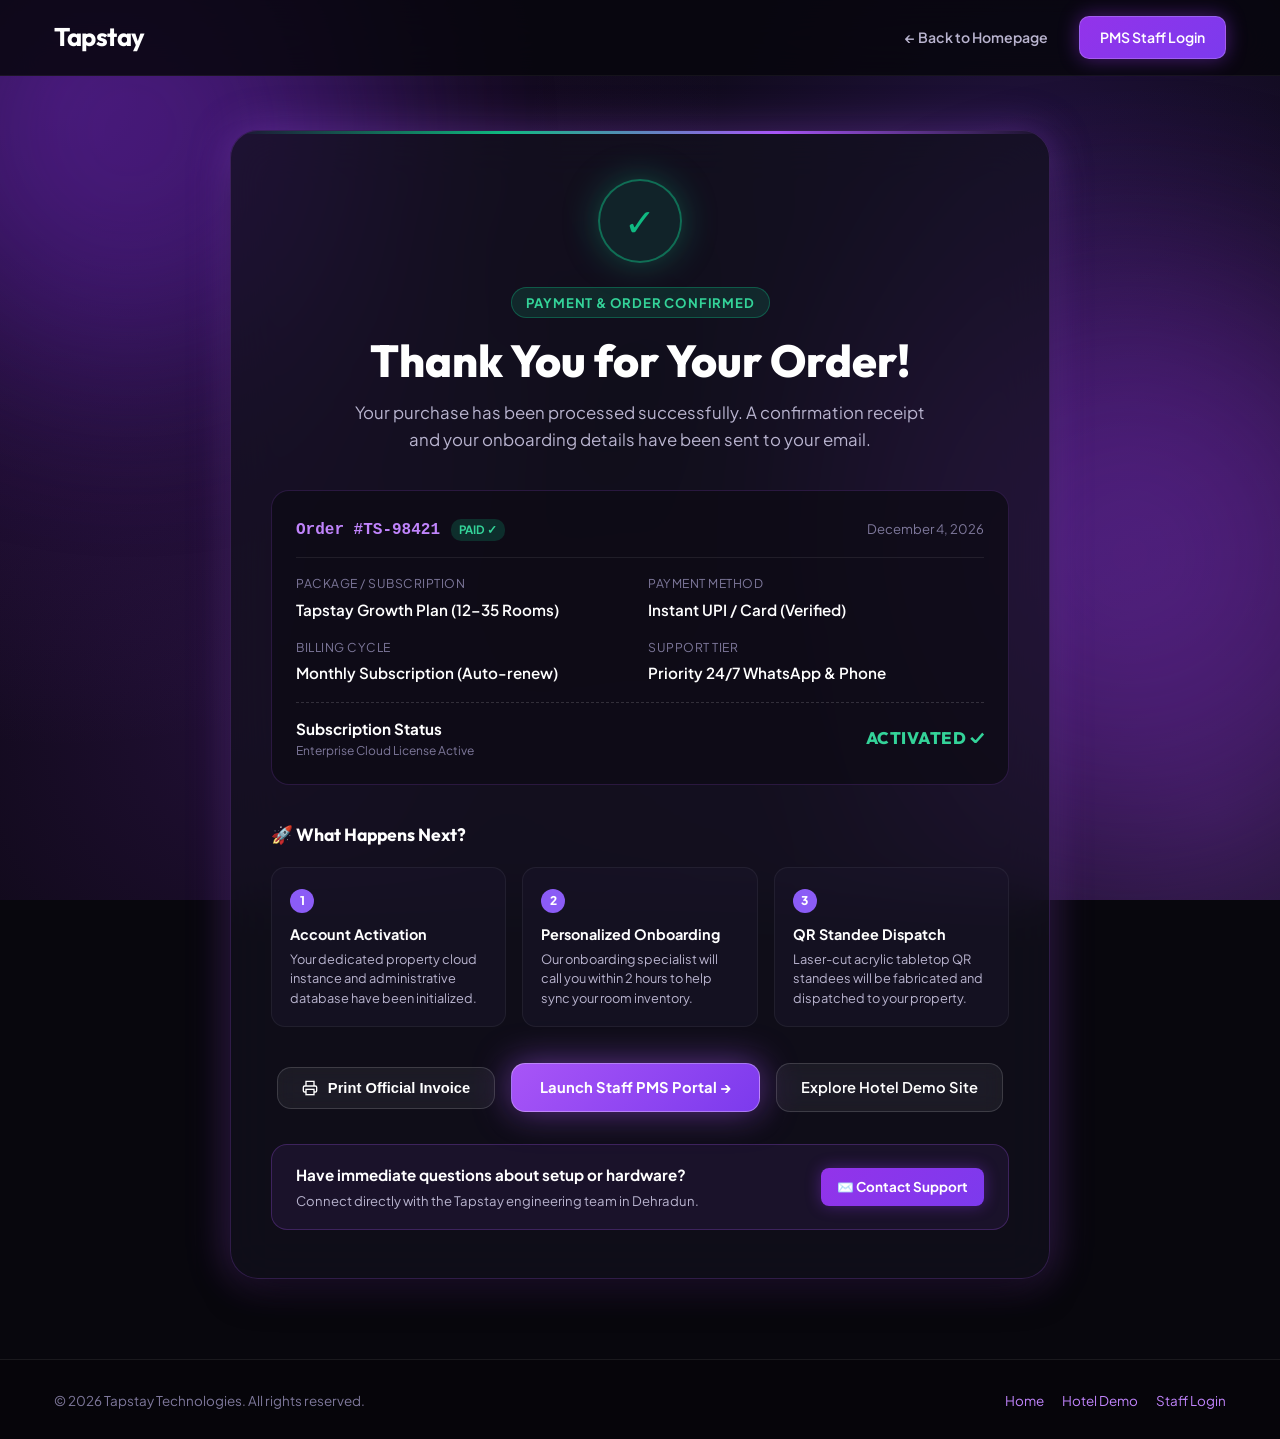
<file: thankyou.html>
<!DOCTYPE html>
<html lang="en">
<head>
  <meta charset="UTF-8">
  <meta name="viewport" content="width=device-width, initial-scale=1.0">
  
  <!-- Primary SEO Meta Tags -->
  <title>Thank You for Your Purchase — Tapstay</title>
  <meta name="title" content="Thank You for Your Purchase — Tapstay">
  <meta name="description" content="Thank you for choosing Tapstay. Your order and subscription have been confirmed. Access your onboarding details and receipt here.">
  <meta name="robots" content="noindex, follow">

  <!-- Google Ads Conversion Tracking Placeholder -->
  <!--
  Paste your Google Ads Event snippet here if required:
  <script>
    gtag('event', 'conversion', {
      'send_to': 'AW-XXXXXXXXX/YYYYYYYYYYYYYY',
      'value': 3999.0,
      'currency': 'INR',
      'transaction_id': ''
    });
  </script>
  -->

  <!-- Fonts & Stylesheet -->
  <link rel="preconnect" href="https://fonts.googleapis.com">
  <link rel="preconnect" href="https://fonts.gstatic.com" crossorigin>
  <link href="https://fonts.googleapis.com/css2?family=Outfit:wght@400;500;600;700;800&family=Plus+Jakarta+Sans:wght@300;400;500;600;700;800&display=swap" rel="stylesheet">
  <link rel="stylesheet" href="landing.css">

  <style>
    /* Specific styles for Thank You Page */
    .thankyou-wrapper {
      position: relative;
      z-index: 10;
      padding: 130px 0 80px;
      min-height: 100vh;
      display: flex;
      flex-direction: column;
      justify-content: center;
    }

    .thankyou-card {
      background: var(--bg-card);
      border: 1px solid var(--purple-border);
      border-radius: 28px;
      padding: 48px 40px;
      backdrop-filter: blur(24px);
      -webkit-backdrop-filter: blur(24px);
      box-shadow: var(--card-shadow), var(--glow-shadow);
      max-width: 820px;
      margin: 0 auto;
      text-align: center;
      position: relative;
      overflow: hidden;
    }

    .thankyou-card::before {
      content: '';
      position: absolute;
      top: 0;
      left: 0;
      right: 0;
      height: 3px;
      background: linear-gradient(90deg, transparent, #10B981, #A855F7, transparent);
    }

    /* Checkmark Animation */
    .success-icon-wrap {
      width: 84px;
      height: 84px;
      border-radius: 50%;
      background: rgba(16, 185, 129, 0.12);
      border: 2px solid rgba(16, 185, 129, 0.5);
      color: #10B981;
      display: inline-flex;
      align-items: center;
      justify-content: center;
      font-size: 2.4rem;
      margin-bottom: 24px;
      box-shadow: 0 0 35px rgba(16, 185, 129, 0.35);
      animation: popIn 0.6s cubic-bezier(0.175, 0.885, 0.32, 1.275);
    }

    @keyframes popIn {
      0% { transform: scale(0.3); opacity: 0; }
      70% { transform: scale(1.1); }
      100% { transform: scale(1); opacity: 1; }
    }

    .thankyou-badge {
      display: inline-flex;
      align-items: center;
      gap: 6px;
      background: rgba(16, 185, 129, 0.15);
      border: 1px solid rgba(16, 185, 129, 0.35);
      color: #34D399;
      padding: 4px 14px;
      border-radius: 20px;
      font-size: 0.82rem;
      font-weight: 700;
      text-transform: uppercase;
      letter-spacing: 0.8px;
      margin-bottom: 16px;
    }

    .thankyou-title {
      font-family: var(--font-display);
      font-size: clamp(2rem, 4vw, 2.8rem);
      font-weight: 800;
      color: var(--text-white);
      margin-bottom: 12px;
      line-height: 1.2;
    }

    .thankyou-subtitle {
      font-size: 1.05rem;
      color: var(--text-secondary);
      max-width: 600px;
      margin: 0 auto 36px;
      line-height: 1.6;
    }

    /* Receipt Box */
    .receipt-box {
      background: rgba(14, 12, 22, 0.8);
      border: 1px solid rgba(168, 85, 247, 0.18);
      border-radius: 18px;
      padding: 24px;
      margin-bottom: 36px;
      text-align: left;
    }

    .receipt-header {
      display: flex;
      justify-content: space-between;
      align-items: center;
      border-bottom: 1px solid rgba(255, 255, 255, 0.08);
      padding-bottom: 14px;
      margin-bottom: 16px;
      flex-wrap: wrap;
      gap: 10px;
    }

    .receipt-id {
      font-family: monospace;
      font-size: 1rem;
      color: var(--purple-light);
      font-weight: 700;
    }

    .receipt-date {
      font-size: 0.82rem;
      color: var(--text-muted);
    }

    .receipt-grid {
      display: grid;
      grid-template-columns: repeat(2, 1fr);
      gap: 16px;
      margin-bottom: 16px;
    }

    .receipt-item-label {
      font-size: 0.76rem;
      text-transform: uppercase;
      color: var(--text-muted);
      letter-spacing: 0.5px;
      margin-bottom: 4px;
    }

    .receipt-item-val {
      font-size: 0.95rem;
      font-weight: 600;
      color: var(--text-white);
    }

    .receipt-total-bar {
      border-top: 1px dashed rgba(255, 255, 255, 0.15);
      padding-top: 14px;
      display: flex;
      justify-content: space-between;
      align-items: center;
    }

    .receipt-total-label {
      font-size: 0.95rem;
      font-weight: 700;
      color: var(--text-white);
    }

    .receipt-total-amount {
      font-family: var(--font-display);
      font-size: 1.45rem;
      font-weight: 800;
      color: #34D399;
    }

    /* Steps Timeline */
    .timeline-wrap {
      text-align: left;
      margin-bottom: 36px;
    }

    .timeline-title {
      font-family: var(--font-display);
      font-size: 1.1rem;
      font-weight: 700;
      color: var(--text-white);
      margin-bottom: 18px;
      display: flex;
      align-items: center;
      gap: 8px;
    }

    .timeline-steps {
      display: grid;
      grid-template-columns: repeat(3, 1fr);
      gap: 16px;
    }

    .timeline-step-card {
      background: rgba(28, 24, 46, 0.45);
      border: 1px solid rgba(255, 255, 255, 0.06);
      border-radius: 14px;
      padding: 18px;
      position: relative;
    }

    .step-num {
      display: inline-block;
      width: 24px;
      height: 24px;
      border-radius: 50%;
      background: var(--purple-primary);
      color: #fff;
      font-size: 0.75rem;
      font-weight: 800;
      text-align: center;
      line-height: 24px;
      margin-bottom: 10px;
    }

    .step-title {
      font-size: 0.9rem;
      font-weight: 700;
      color: var(--text-white);
      margin-bottom: 4px;
    }

    .step-desc {
      font-size: 0.8rem;
      color: var(--text-secondary);
      line-height: 1.5;
    }

    /* Action Buttons */
    .thankyou-actions {
      display: flex;
      align-items: center;
      justify-content: center;
      gap: 16px;
      flex-wrap: wrap;
      margin-bottom: 32px;
    }

    /* Direct Contact Banner */
    .direct-help-banner {
      background: rgba(168, 85, 247, 0.08);
      border: 1px solid rgba(168, 85, 247, 0.25);
      border-radius: 16px;
      padding: 18px 24px;
      display: flex;
      align-items: center;
      justify-content: space-between;
      flex-wrap: wrap;
      gap: 16px;
      text-align: left;
    }

    .help-text h4 {
      font-size: 0.95rem;
      color: var(--text-white);
      margin-bottom: 2px;
    }

    .help-text p {
      font-size: 0.82rem;
      color: var(--text-secondary);
    }

    .help-links {
      display: flex;
      align-items: center;
      gap: 12px;
    }

    .btn-help-call {
      text-decoration: none;
      background: linear-gradient(135deg, #9333EA, #7C3AED);
      color: #fff;
      font-size: 0.84rem;
      font-weight: 700;
      padding: 8px 16px;
      border-radius: 8px;
      display: inline-flex;
      align-items: center;
      gap: 6px;
      box-shadow: 0 0 15px rgba(147, 51, 234, 0.4);
    }

    @media (max-width: 768px) {
      .thankyou-card {
        padding: 32px 20px;
      }
      .receipt-grid {
        grid-template-columns: 1fr;
      }
      .timeline-steps {
        grid-template-columns: 1fr;
      }
      .direct-help-banner {
        flex-direction: column;
        align-items: flex-start;
      }
    }

    @media print {
      body { background: #fff; color: #000; }
      .ambient-glow-mesh, .site-header, .thankyou-actions, .direct-help-banner, .timeline-wrap, .site-footer { display: none !important; }
      .thankyou-card { border: none; box-shadow: none; padding: 0; background: #fff; color: #000; }
      .receipt-box { background: #f8f9fa; border: 1px solid #ccc; color: #000; }
      .receipt-id, .receipt-item-val, .receipt-total-label { color: #000 !important; }
      .receipt-total-amount { color: #008000 !important; }
    }
  </style>
</head>
<body>

  <!-- Ambient Glowing Mesh -->
  <div class="ambient-glow-mesh" aria-hidden="true">
    <div class="ambient-orb orb-1"></div>
    <div class="ambient-orb orb-2"></div>
  </div>

  <!-- Header / Nav -->
  <header class="site-header" style="background:rgba(8,7,13,0.85);">
    <div class="container nav-container">
      <a href="index.html" class="brand-logo">
        <div class="brand-text">Tapstay</div>
      </a>
      <div class="nav-actions">
        <a href="index.html" class="btn-ghost">← Back to Homepage</a>
        <a href="login.html" class="btn-primary-glow">
          <span>PMS Staff Login</span>
        </a>
      </div>
    </div>
  </header>

  <!-- ===== MAIN THANK YOU CONTENT ===== -->
  <main class="thankyou-wrapper">
    <div class="container">
      <div class="thankyou-card">
        
        <!-- Animated Green Checkmark -->
        <div class="success-icon-wrap">
          ✓
        </div>

        <div>
          <span class="thankyou-badge">Payment & Order Confirmed</span>
        </div>

        <h1 class="thankyou-title">Thank You for Your Order!</h1>
        <p class="thankyou-subtitle">
          Your purchase has been processed successfully. A confirmation receipt and your onboarding details have been sent to your email.
        </p>

        <!-- Dynamic Simulated Receipt -->
        <div class="receipt-box" id="receiptBox">
          <div class="receipt-header">
            <div>
              <span class="receipt-id" id="orderIdText">Order #TS-98421</span>
              <span style="display:inline-block;margin-left:8px;font-size:0.72rem;background:rgba(16,185,129,0.2);color:#34D399;padding:2px 8px;border-radius:10px;font-weight:700;">PAID ✓</span>
            </div>
            <div class="receipt-date" id="orderDateText">September 20, 2026</div>
          </div>

          <div class="receipt-grid">
            <div>
              <div class="receipt-item-label">Package / Subscription</div>
              <div class="receipt-item-val" id="planNameText">Tapstay Growth Plan (12–35 Rooms)</div>
            </div>
            <div>
              <div class="receipt-item-label">Payment Method</div>
              <div class="receipt-item-val">Instant UPI / Card (Verified)</div>
            </div>
            <div>
              <div class="receipt-item-label">Billing Cycle</div>
              <div class="receipt-item-val">Monthly Subscription (Auto-renew)</div>
            </div>
            <div>
              <div class="receipt-item-label">Support Tier</div>
              <div class="receipt-item-val">Priority 24/7 WhatsApp & Phone</div>
            </div>
          </div>

          <div class="receipt-total-bar">
            <div>
              <div class="receipt-total-label">Subscription Status</div>
              <div style="font-size:0.75rem;color:var(--text-muted);">Enterprise Cloud License Active</div>
            </div>
            <div class="receipt-total-amount" id="totalAmountText" style="color:#34D399;font-size:1.05rem;letter-spacing:0.5px;">ACTIVATED ✓</div>
          </div>
        </div>

        <!-- Next Steps Timeline -->
        <div class="timeline-wrap">
          <div class="timeline-title">
            <span>🚀 What Happens Next?</span>
          </div>

          <div class="timeline-steps">
            <div class="timeline-step-card">
              <span class="step-num">1</span>
              <div class="step-title">Account Activation</div>
              <div class="step-desc">Your dedicated property cloud instance and administrative database have been initialized.</div>
            </div>

            <div class="timeline-step-card">
              <span class="step-num">2</span>
              <div class="step-title">Personalized Onboarding</div>
              <div class="step-desc">Our onboarding specialist will call you within 2 hours to help sync your room inventory.</div>
            </div>

            <div class="timeline-step-card">
              <span class="step-num">3</span>
              <div class="step-title">QR Standee Dispatch</div>
              <div class="step-desc">Laser-cut acrylic tabletop QR standees will be fabricated and dispatched to your property.</div>
            </div>
          </div>
        </div>

        <!-- Action Buttons -->
        <div class="thankyou-actions">
          <button onclick="window.print()" class="btn-hero-secondary" style="padding:12px 24px;font-size:0.92rem;cursor:pointer;">
            <svg width="16" height="16" viewBox="0 0 24 24" fill="none" stroke="currentColor" stroke-width="2"><polyline points="6 9 6 2 18 2 18 9"/><path d="M6 18H4a2 2 0 0 1-2-2v-5a2 2 0 0 1 2-2h16a2 2 0 0 1 2 2v5a2 2 0 0 1-2 2h-2"/><rect x="6" y="14" width="12" height="8"/></svg>
            <span>Print Official Invoice</span>
          </button>

          <a href="login.html" class="btn-hero-primary" style="padding:12px 28px;font-size:0.92rem;">
            <span>Launch Staff PMS Portal →</span>
          </a>

          <a href="hotel.html" class="btn-hero-secondary" style="padding:12px 24px;font-size:0.92rem;">
            <span>Explore Hotel Demo Site</span>
          </a>
        </div>

        <!-- Direct Contact Assistance -->
        <div class="direct-help-banner">
          <div class="help-text">
            <h4>Have immediate questions about setup or hardware?</h4>
            <p>Connect directly with the Tapstay engineering team in Dehradun.</p>
          </div>
          <div class="help-links">
            <a href="mailto:tapstay11@gmail.com" class="btn-help-call">
              <span>✉️ Contact Support</span>
            </a>
          </div>
        </div>

      </div>
    </div>
  </main>

  <!-- Footer -->
  <footer class="site-footer" style="padding:30px 0;">
    <div class="container" style="display:flex;justify-content:space-between;align-items:center;flex-wrap:wrap;gap:12px;font-size:0.84rem;color:var(--text-muted);">
      <div>© 2026 Tapstay Technologies. All rights reserved.</div>
      <div>
        <a href="index.html" style="color:var(--purple-light);text-decoration:none;margin-right:16px;">Home</a>
        <a href="hotel.html" style="color:var(--purple-light);text-decoration:none;margin-right:16px;">Hotel Demo</a>
        <a href="login.html" style="color:var(--purple-light);text-decoration:none;">Staff Login</a>
      </div>
    </div>
  </footer>

  <!-- Script to parse query params if present -->
  <script>
    (function() {
      const urlParams = new URLSearchParams(window.location.search);
      const plan = urlParams.get('plan');
      const amount = urlParams.get('amount');
      const order = urlParams.get('order');

      if (plan) {
        document.getElementById('planNameText').textContent = plan;
      }
      if (amount) {
        document.getElementById('totalAmountText').textContent = 'ACTIVATED ✓';
      }
      if (order) {
        document.getElementById('orderIdText').textContent = 'Order #' + order;
      }

      // Format current date
      const today = new Date();
      const options = { year: 'numeric', month: 'long', day: 'numeric' };
      document.getElementById('orderDateText').textContent = today.toLocaleDateString('en-US', options);
    })();
  </script>

</body>
</html>
</file>
<file: landing.css>
/* ==========================================================================
   TAPSTAY — SMART HOSPITALITY & PROPERTY MANAGEMENT SYSTEM (PMS)
   SaaS Landing Page Design System & Stylesheet
   Theme: Obsidian Dark & Ambient Violet / Purple Neon Glow
   ========================================================================== */

@import url('https://fonts.googleapis.com/css2?family=Outfit:wght@400;500;600;700;800&family=Plus+Jakarta+Sans:wght@300;400;500;600;700;800&display=swap');

:root {
  /* Color Palette - Directly tailored to uploaded brand imagery */
  --bg-black: #08070D;
  --bg-deep: #0D0C15;
  --bg-card: rgba(19, 17, 30, 0.72);
  --bg-card-hover: rgba(28, 24, 46, 0.85);
  --bg-card-solid: #13111F;

  /* Purple / Violet Neon Accents */
  --purple-glow: #A855F7;
  --purple-primary: #8B5CF6;
  --purple-deep: #6D28D9;
  --purple-dark: #4C1D95;
  --purple-light: #C084FC;
  --purple-pale: #E9D5FF;
  --purple-border: rgba(168, 85, 247, 0.22);
  --purple-border-hover: rgba(168, 85, 247, 0.55);

  /* Functional Colors */
  --emerald: #10B981;
  --emerald-glow: rgba(16, 185, 129, 0.35);
  --amber: #F59E0B;
  --rose: #F43F5E;

  /* Typography */
  --text-white: #FFFFFF;
  --text-primary: #F3F1FA;
  --text-secondary: #B9B4CF;
  --text-muted: #7E789B;

  /* Fonts */
  --font-display: 'Outfit', sans-serif;
  --font-body: 'Plus Jakarta Sans', sans-serif;

  /* Transitions & Shadows */
  --transition-fast: 0.2s cubic-bezier(0.4, 0, 0.2, 1);
  --transition-smooth: 0.35s cubic-bezier(0.16, 1, 0.3, 1);
  --glow-shadow: 0 0 40px rgba(168, 85, 247, 0.35);
  --glow-subtle: 0 0 20px rgba(139, 92, 246, 0.2);
  --card-shadow: 0 20px 40px -15px rgba(0, 0, 0, 0.7);
}

/* Reset & Global Base */
*, *::before, *::after {
  box-sizing: border-box;
  margin: 0;
  padding: 0;
}

html {
  scroll-behavior: smooth;
  color-scheme: dark;
}

body {
  font-family: var(--font-body);
  background-color: var(--bg-black);
  background-image: 
    radial-gradient(circle at 5% 10%, rgba(147, 51, 234, 0.3) 0%, transparent 45%),
    radial-gradient(circle at 95% 90%, rgba(168, 85, 247, 0.26) 0%, transparent 50%),
    radial-gradient(circle at 80% 20%, rgba(124, 58, 237, 0.22) 0%, transparent 40%),
    radial-gradient(circle at 20% 80%, rgba(147, 51, 234, 0.18) 0%, transparent 42%);
  background-attachment: fixed;
  color: var(--text-primary);
  line-height: 1.6;
  overflow-x: hidden;
  -webkit-font-smoothing: antialiased;
}

/* Container */
.container {
  width: 100%;
  max-width: 1220px;
  margin: 0 auto;
  padding: 0 24px;
}

/* Background Ambient Lighting Effect */
.ambient-glow-mesh {
  position: fixed;
  inset: 0;
  pointer-events: none;
  z-index: 0;
  overflow: hidden;
}

.ambient-orb {
  position: absolute;
  border-radius: 50%;
  filter: blur(90px);
  opacity: 0.45;
  animation: pulseOrb 12s ease-in-out infinite alternate;
}

.orb-1 {
  width: 500px;
  height: 500px;
  background: radial-gradient(circle, #7928CA 0%, #4C1D95 70%);
  top: -120px;
  left: -120px;
}

.orb-2 {
  width: 600px;
  height: 600px;
  background: radial-gradient(circle, #9333EA 0%, #581C87 70%);
  bottom: 5%;
  right: -150px;
  animation-delay: -6s;
}

@keyframes pulseOrb {
  0% { transform: scale(1) translate(0, 0); opacity: 0.35; }
  100% { transform: scale(1.15) translate(30px, 20px); opacity: 0.55; }
}

/* ==========================================================================
   HEADER / NAVBAR
   ========================================================================== */
.site-header {
  position: fixed;
  top: 0;
  left: 0;
  right: 0;
  z-index: 1000;
  padding: 16px 0;
  transition: var(--transition-fast);
  backdrop-filter: blur(20px);
  -webkit-backdrop-filter: blur(20px);
  background: rgba(8, 7, 13, 0.65);
  border-bottom: 1px solid rgba(255, 255, 255, 0.05);
}

.site-header.scrolled {
  background: rgba(8, 7, 13, 0.9);
  border-bottom-color: var(--purple-border);
  box-shadow: 0 10px 30px rgba(0, 0, 0, 0.5);
  padding: 12px 0;
}

.nav-container {
  display: flex;
  align-items: center;
  justify-content: space-between;
}

/* Brand Logo */
.brand-logo {
  display: flex;
  align-items: center;
  gap: 12px;
  text-decoration: none;
}

.brand-icon {
  width: 36px;
  height: 36px;
  background: linear-gradient(135deg, #A855F7, #6D28D9);
  border-radius: 10px;
  display: flex;
  align-items: center;
  justify-content: center;
  box-shadow: 0 0 18px rgba(168, 85, 247, 0.5);
  color: #fff;
  font-weight: 800;
  font-size: 1.15rem;
  letter-spacing: -0.5px;
}

.brand-text {
  font-family: var(--font-display);
  font-size: 1.6rem;
  font-weight: 700;
  color: var(--text-white);
  letter-spacing: -0.5px;
}

.brand-text span {
  color: var(--purple-light);
}

.brand-tag {
  display: inline-block;
  font-size: 0.68rem;
  text-transform: uppercase;
  letter-spacing: 1px;
  background: rgba(168, 85, 247, 0.15);
  color: var(--purple-pale);
  border: 1px solid rgba(168, 85, 247, 0.3);
  padding: 2px 8px;
  border-radius: 20px;
  margin-left: 6px;
}

/* Navigation Links */
.nav-menu {
  display: flex;
  align-items: center;
  gap: 32px;
  list-style: none;
}

.nav-link {
  text-decoration: none;
  font-size: 0.92rem;
  font-weight: 500;
  color: var(--text-secondary);
  transition: var(--transition-fast);
}

.nav-link:hover {
  color: var(--text-white);
}

/* Nav Actions */
.nav-actions {
  display: flex;
  align-items: center;
  gap: 14px;
}

.btn-ghost {
  text-decoration: none;
  font-size: 0.88rem;
  font-weight: 600;
  color: var(--text-secondary);
  padding: 8px 16px;
  border-radius: 8px;
  transition: var(--transition-fast);
  border: 1px solid transparent;
}

.btn-ghost:hover {
  color: var(--text-white);
  border-color: rgba(255, 255, 255, 0.12);
  background: rgba(255, 255, 255, 0.04);
}

.btn-primary-glow {
  text-decoration: none;
  font-size: 0.88rem;
  font-weight: 600;
  color: var(--text-white);
  background: linear-gradient(135deg, #9333EA, #7C3AED);
  padding: 9px 20px;
  border-radius: 10px;
  box-shadow: 0 0 20px rgba(147, 51, 234, 0.45);
  transition: var(--transition-smooth);
  display: inline-flex;
  align-items: center;
  gap: 8px;
  border: 1px solid rgba(255, 255, 255, 0.2);
}

.btn-primary-glow:hover {
  transform: translateY(-2px);
  box-shadow: 0 0 30px rgba(168, 85, 247, 0.7);
  background: linear-gradient(135deg, #A855F7, #8B5CF6);
}

/* Mobile Hamburger */
.hamburger {
  display: none;
  background: none;
  border: none;
  cursor: pointer;
  padding: 6px;
}

.hamburger span {
  display: block;
  width: 24px;
  height: 2px;
  background: var(--text-white);
  margin: 5px 0;
  transition: 0.3s;
}

/* ==========================================================================
   HERO SECTION
   ========================================================================== */
.hero-section {
  position: relative;
  z-index: 10;
  padding: 160px 0 100px;
  text-align: center;
}

.hero-badge-wrap {
  display: inline-flex;
  align-items: center;
  gap: 8px;
  background: rgba(168, 85, 247, 0.12);
  border: 1px solid rgba(168, 85, 247, 0.35);
  padding: 6px 18px;
  border-radius: 30px;
  margin-bottom: 24px;
  box-shadow: 0 0 20px rgba(168, 85, 247, 0.2);
}

.badge-pulse-dot {
  width: 8px;
  height: 8px;
  background: var(--purple-light);
  border-radius: 50%;
  box-shadow: 0 0 8px var(--purple-light);
  animation: pulseDot 2s infinite;
}

@keyframes pulseDot {
  0% { transform: scale(0.9); opacity: 0.7; }
  50% { transform: scale(1.3); opacity: 1; }
  100% { transform: scale(0.9); opacity: 0.7; }
}

.hero-badge-text {
  font-size: 0.85rem;
  font-weight: 600;
  color: var(--purple-pale);
  letter-spacing: 0.3px;
}

.hero-title {
  font-family: var(--font-display);
  font-size: clamp(2.5rem, 5.5vw, 4.4rem);
  font-weight: 800;
  line-height: 1.12;
  color: var(--text-white);
  letter-spacing: -1.5px;
  max-width: 950px;
  margin: 0 auto 20px;
}

.hero-title .gradient-text {
  background: linear-gradient(135deg, #FFFFFF 20%, #C084FC 70%, #A855F7 100%);
  -webkit-background-clip: text;
  -webkit-text-fill-color: transparent;
}

.hero-subtitle {
  font-size: clamp(1.05rem, 2vw, 1.25rem);
  font-weight: 400;
  color: var(--text-secondary);
  max-width: 760px;
  margin: 0 auto 36px;
  line-height: 1.65;
}

/* Hero CTA Group */
.hero-cta-group {
  display: flex;
  align-items: center;
  justify-content: center;
  gap: 16px;
  flex-wrap: wrap;
  margin-bottom: 24px;
}

.btn-hero-primary {
  display: inline-flex;
  align-items: center;
  gap: 10px;
  background: linear-gradient(135deg, #A855F7, #7C3AED);
  color: var(--text-white);
  text-decoration: none;
  font-size: 1.05rem;
  font-weight: 700;
  padding: 16px 36px;
  border-radius: 14px;
  box-shadow: 0 0 35px rgba(168, 85, 247, 0.55), 0 8px 24px rgba(0,0,0,0.4);
  border: 1px solid rgba(255, 255, 255, 0.3);
  transition: var(--transition-smooth);
}

.btn-hero-primary:hover {
  transform: translateY(-3px) scale(1.02);
  box-shadow: 0 0 50px rgba(168, 85, 247, 0.8), 0 12px 30px rgba(0,0,0,0.5);
}

.btn-hero-secondary {
  display: inline-flex;
  align-items: center;
  gap: 10px;
  background: rgba(255, 255, 255, 0.05);
  color: var(--text-white);
  text-decoration: none;
  font-size: 1.02rem;
  font-weight: 600;
  padding: 16px 30px;
  border-radius: 14px;
  border: 1px solid rgba(255, 255, 255, 0.15);
  backdrop-filter: blur(10px);
  transition: var(--transition-smooth);
}

.btn-hero-secondary:hover {
  background: rgba(255, 255, 255, 0.1);
  border-color: var(--purple-light);
  transform: translateY(-3px);
}

/* Quick Demo Badges below CTAs */
.hero-quick-links {
  display: flex;
  align-items: center;
  justify-content: center;
  gap: 12px;
  flex-wrap: wrap;
  margin-top: 10px;
}

.quick-label {
  font-size: 0.82rem;
  color: var(--text-muted);
  font-weight: 500;
}

.quick-pill {
  display: inline-flex;
  align-items: center;
  gap: 6px;
  background: rgba(22, 19, 34, 0.8);
  border: 1px solid var(--purple-border);
  padding: 5px 12px;
  border-radius: 20px;
  color: var(--text-secondary);
  font-size: 0.8rem;
  font-weight: 500;
  text-decoration: none;
  transition: var(--transition-fast);
}

.quick-pill:hover {
  color: var(--text-white);
  border-color: var(--purple-glow);
  background: rgba(168, 85, 247, 0.15);
}

/* ==========================================================================
   HERO INTERACTIVE MOCKUP SHOWCASE
   ========================================================================== */
.hero-mockup-wrapper {
  margin-top: 60px;
  position: relative;
  z-index: 10;
}

.mockup-frame {
  background: var(--bg-card);
  border: 1px solid var(--purple-border);
  border-radius: 24px;
  box-shadow: var(--card-shadow), var(--glow-shadow);
  backdrop-filter: blur(24px);
  -webkit-backdrop-filter: blur(24px);
  overflow: hidden;
  position: relative;
  max-width: 1100px;
  margin: 0 auto;
}

.mockup-header {
  display: flex;
  align-items: center;
  justify-content: space-between;
  padding: 14px 24px;
  background: rgba(13, 12, 21, 0.9);
  border-bottom: 1px solid rgba(255, 255, 255, 0.06);
}

.mockup-dots {
  display: flex;
  gap: 8px;
}

.mockup-dot {
  width: 12px;
  height: 12px;
  border-radius: 50%;
}
.mockup-dot.red { background: #EF4444; }
.mockup-dot.yellow { background: #F59E0B; }
.mockup-dot.green { background: #10B981; }

.mockup-address {
  font-family: monospace;
  font-size: 0.82rem;
  color: var(--text-muted);
  background: rgba(0, 0, 0, 0.35);
  padding: 4px 18px;
  border-radius: 8px;
  border: 1px solid rgba(255, 255, 255, 0.05);
}

.mockup-live-indicator {
  display: flex;
  align-items: center;
  gap: 8px;
  font-size: 0.78rem;
  font-weight: 600;
  color: var(--emerald);
}

.mockup-body {
  padding: 28px;
  text-align: left;
}

/* Metric Cards in Mockup */
.mockup-metric-grid {
  display: grid;
  grid-template-columns: repeat(4, 1fr);
  gap: 16px;
  margin-bottom: 24px;
}

.metric-box {
  background: rgba(28, 24, 46, 0.5);
  border: 1px solid rgba(168, 85, 247, 0.15);
  border-radius: 14px;
  padding: 18px;
}

.metric-label {
  font-size: 0.78rem;
  text-transform: uppercase;
  letter-spacing: 0.5px;
  color: var(--text-muted);
  margin-bottom: 6px;
}

.metric-value {
  font-family: var(--font-display);
  font-size: 1.6rem;
  font-weight: 700;
  color: var(--text-white);
}

.metric-sub {
  font-size: 0.76rem;
  color: var(--emerald);
  margin-top: 4px;
  display: flex;
  align-items: center;
  gap: 4px;
}

/* Split view in Mockup: Room Grid + Live Pipeline */
.mockup-split-view {
  display: grid;
  grid-template-columns: 1.5fr 1fr;
  gap: 20px;
}

.split-card {
  background: rgba(28, 24, 46, 0.4);
  border: 1px solid rgba(255, 255, 255, 0.06);
  border-radius: 16px;
  padding: 20px;
}

.split-card-title {
  font-size: 0.92rem;
  font-weight: 700;
  color: var(--text-white);
  margin-bottom: 14px;
  display: flex;
  justify-content: space-between;
  align-items: center;
}

.mini-room-grid {
  display: grid;
  grid-template-columns: repeat(6, 1fr);
  gap: 8px;
}

.mini-room-pill {
  border-radius: 8px;
  padding: 8px 4px;
  text-align: center;
  font-size: 0.75rem;
  font-weight: 700;
  transition: transform 0.2s;
}

.mini-room-pill.avail {
  background: rgba(16, 185, 129, 0.15);
  border: 1px solid rgba(16, 185, 129, 0.4);
  color: #34D399;
}

.mini-room-pill.occ {
  background: rgba(244, 63, 94, 0.15);
  border: 1px solid rgba(244, 63, 94, 0.4);
  color: #FB7185;
}

.mini-room-pill.res {
  background: rgba(245, 158, 11, 0.15);
  border: 1px solid rgba(245, 158, 11, 0.4);
  color: #FBBF24;
}

.mini-room-pill.clean {
  background: rgba(168, 85, 247, 0.15);
  border: 1px solid rgba(168, 85, 247, 0.4);
  color: #C084FC;
}

/* Order Pipeline list in Mockup */
.order-mini-list {
  display: flex;
  flex-direction: column;
  gap: 10px;
}

.order-mini-item {
  display: flex;
  justify-content: space-between;
  align-items: center;
  background: rgba(15, 13, 23, 0.6);
  border: 1px solid rgba(255, 255, 255, 0.05);
  border-radius: 10px;
  padding: 10px 14px;
  font-size: 0.82rem;
}

.order-tag {
  font-size: 0.72rem;
  padding: 3px 8px;
  border-radius: 6px;
  font-weight: 600;
}

.tag-prep { background: rgba(245, 158, 11, 0.2); color: #FBBF24; }
.tag-ready { background: rgba(16, 185, 129, 0.2); color: #34D399; }
.tag-new { background: rgba(168, 85, 247, 0.2); color: #C084FC; }

/* ==========================================================================
   INTERACTIVE LIVE DEMOS SUITE (THE 5 WORKING APPS)
   ========================================================================== */
.section-wrapper {
  padding: 110px 0;
  position: relative;
  z-index: 10;
}

.section-header {
  text-align: center;
  max-width: 780px;
  margin: 0 auto 56px;
}

.section-tag {
  display: inline-block;
  font-size: 0.8rem;
  font-weight: 700;
  text-transform: uppercase;
  letter-spacing: 1.5px;
  color: var(--purple-light);
  margin-bottom: 12px;
}

.section-title {
  font-family: var(--font-display);
  font-size: clamp(2rem, 3.8vw, 2.8rem);
  font-weight: 800;
  color: var(--text-white);
  line-height: 1.2;
  margin-bottom: 16px;
  letter-spacing: -0.5px;
}

.section-desc {
  font-size: 1.05rem;
  color: var(--text-secondary);
  line-height: 1.65;
}

/* Interactive Demos Grid */
.demo-cards-grid {
  display: grid;
  grid-template-columns: repeat(3, 1fr);
  gap: 24px;
}

.demo-card {
  background: var(--bg-card);
  border: 1px solid var(--purple-border);
  border-radius: 20px;
  padding: 32px 28px;
  display: flex;
  flex-direction: column;
  justify-content: space-between;
  backdrop-filter: blur(16px);
  -webkit-backdrop-filter: blur(16px);
  transition: var(--transition-smooth);
  position: relative;
  overflow: hidden;
}

.demo-card::before {
  content: '';
  position: absolute;
  top: 0;
  left: 0;
  right: 0;
  height: 2px;
  background: linear-gradient(90deg, transparent, var(--purple-glow), transparent);
  opacity: 0;
  transition: opacity 0.3s;
}

.demo-card:hover {
  transform: translateY(-6px);
  background: var(--bg-card-hover);
  border-color: var(--purple-border-hover);
  box-shadow: var(--card-shadow), var(--glow-subtle);
}

.demo-card:hover::before {
  opacity: 1;
}

/* Featured Demo Card (The Hotel Guest Website) */
.demo-card.featured {
  grid-column: span 2;
  background: linear-gradient(145deg, rgba(35, 27, 60, 0.75), rgba(19, 17, 30, 0.85));
  border-color: rgba(168, 85, 247, 0.45);
  box-shadow: 0 0 35px rgba(168, 85, 247, 0.25);
}

.demo-card-icon {
  width: 52px;
  height: 52px;
  border-radius: 14px;
  background: rgba(168, 85, 247, 0.15);
  border: 1px solid rgba(168, 85, 247, 0.3);
  display: flex;
  align-items: center;
  justify-content: center;
  font-size: 1.6rem;
  margin-bottom: 22px;
}

.demo-badge {
  display: inline-block;
  font-size: 0.72rem;
  font-weight: 700;
  text-transform: uppercase;
  letter-spacing: 0.8px;
  padding: 4px 10px;
  border-radius: 6px;
  background: rgba(168, 85, 247, 0.2);
  color: var(--purple-pale);
  margin-bottom: 12px;
}

.demo-badge.primary-demo {
  background: linear-gradient(135deg, #9333EA, #7C3AED);
  color: #fff;
  box-shadow: 0 0 12px rgba(147, 51, 234, 0.5);
}

.demo-card-title {
  font-family: var(--font-display);
  font-size: 1.4rem;
  font-weight: 700;
  color: var(--text-white);
  margin-bottom: 10px;
}

.demo-card-text {
  font-size: 0.94rem;
  color: var(--text-secondary);
  line-height: 1.6;
  margin-bottom: 24px;
}

.demo-features-list {
  list-style: none;
  margin-bottom: 28px;
}

.demo-features-list li {
  display: flex;
  align-items: center;
  gap: 10px;
  font-size: 0.86rem;
  color: var(--text-secondary);
  margin-bottom: 8px;
}

.btn-demo-action {
  display: inline-flex;
  align-items: center;
  justify-content: center;
  gap: 8px;
  width: 100%;
  padding: 13px 20px;
  border-radius: 12px;
  text-decoration: none;
  font-weight: 700;
  font-size: 0.92rem;
  transition: var(--transition-fast);
}

.btn-demo-action.solid {
  background: linear-gradient(135deg, #A855F7, #7C3AED);
  color: #fff;
  box-shadow: 0 4px 18px rgba(168, 85, 247, 0.4);
}

.btn-demo-action.solid:hover {
  box-shadow: 0 6px 24px rgba(168, 85, 247, 0.65);
  transform: translateY(-2px);
}

.btn-demo-action.outline {
  background: rgba(255, 255, 255, 0.04);
  color: var(--text-white);
  border: 1px solid rgba(168, 85, 247, 0.3);
}

.btn-demo-action.outline:hover {
  background: rgba(168, 85, 247, 0.15);
  border-color: var(--purple-light);
}

/* ==========================================================================
   FEATURES / VALUE PILLARS
   ========================================================================== */
.features-grid {
  display: grid;
  grid-template-columns: repeat(3, 1fr);
  gap: 24px;
}

.feature-box {
  background: rgba(20, 18, 32, 0.5);
  border: 1px solid rgba(255, 255, 255, 0.06);
  border-radius: 18px;
  padding: 30px;
  transition: var(--transition-smooth);
}

.feature-box:hover {
  border-color: var(--purple-border);
  background: rgba(28, 24, 46, 0.6);
  transform: translateY(-4px);
}

.feature-icon-wrap {
  width: 46px;
  height: 46px;
  border-radius: 12px;
  background: rgba(168, 85, 247, 0.12);
  color: var(--purple-light);
  display: flex;
  align-items: center;
  justify-content: center;
  font-size: 1.3rem;
  margin-bottom: 20px;
}

.feature-title {
  font-family: var(--font-display);
  font-size: 1.15rem;
  font-weight: 700;
  color: var(--text-white);
  margin-bottom: 10px;
}

.feature-text {
  font-size: 0.9rem;
  color: var(--text-secondary);
  line-height: 1.6;
}

/* ==========================================================================
   ROI / STATS TICKER
   ========================================================================== */
.stats-banner {
  background: linear-gradient(135deg, rgba(28, 22, 48, 0.8), rgba(17, 14, 28, 0.9));
  border: 1px solid var(--purple-border);
  border-radius: 24px;
  padding: 48px;
  margin: 60px 0;
  display: grid;
  grid-template-columns: repeat(4, 1fr);
  gap: 24px;
  text-align: center;
  box-shadow: var(--glow-subtle);
}

.stat-item-val {
  font-family: var(--font-display);
  font-size: 2.8rem;
  font-weight: 800;
  color: var(--text-white);
  background: linear-gradient(135deg, #FFFFFF, #C084FC);
  -webkit-background-clip: text;
  -webkit-text-fill-color: transparent;
  line-height: 1.1;
  margin-bottom: 6px;
}

.stat-item-label {
  font-size: 0.86rem;
  color: var(--text-secondary);
  font-weight: 500;
}

/* ==========================================================================
   PRICING SECTION
   ========================================================================== */
.pricing-grid {
  display: grid;
  grid-template-columns: repeat(3, 1fr);
  gap: 24px;
  align-items: stretch;
}

.pricing-card {
  background: var(--bg-card);
  border: 1px solid var(--purple-border);
  border-radius: 22px;
  padding: 36px 30px;
  display: flex;
  flex-direction: column;
  justify-content: space-between;
  backdrop-filter: blur(16px);
  transition: var(--transition-smooth);
  position: relative;
}

.pricing-card.popular {
  border-color: var(--purple-glow);
  background: linear-gradient(160deg, rgba(34, 26, 56, 0.85), rgba(19, 17, 30, 0.9));
  box-shadow: var(--glow-shadow);
  transform: scale(1.03);
}

.popular-badge {
  position: absolute;
  top: -12px;
  left: 50%;
  transform: translateX(-50%);
  background: linear-gradient(135deg, #A855F7, #7C3AED);
  color: #fff;
  font-size: 0.72rem;
  font-weight: 800;
  text-transform: uppercase;
  letter-spacing: 1px;
  padding: 4px 14px;
  border-radius: 20px;
  box-shadow: 0 0 15px rgba(168, 85, 247, 0.5);
}

.plan-name {
  font-family: var(--font-display);
  font-size: 1.35rem;
  font-weight: 700;
  color: var(--text-white);
  margin-bottom: 6px;
}

.plan-desc {
  font-size: 0.85rem;
  color: var(--text-muted);
  margin-bottom: 20px;
}

.plan-price {
  margin-bottom: 24px;
}

.plan-amount {
  font-family: var(--font-display);
  font-size: 2.5rem;
  font-weight: 800;
  color: var(--text-white);
}

.plan-period {
  font-size: 0.9rem;
  color: var(--text-muted);
}

.plan-features {
  list-style: none;
  margin-bottom: 32px;
  display: flex;
  flex-direction: column;
  gap: 12px;
}

.plan-features li {
  display: flex;
  align-items: flex-start;
  gap: 10px;
  font-size: 0.88rem;
  color: var(--text-secondary);
}

/* ==========================================================================
   FOUNDERS & BUSINESS CARD SECTION (Directly from User's uploaded card)
   ========================================================================== */
.contact-grid {
  display: grid;
  grid-template-columns: 1fr 1fr;
  gap: 36px;
  align-items: stretch;
}

/* Digital Re-creation of User's Uploaded Business Card */
.business-card-showcase {
  background: linear-gradient(145deg, #0e0c17 0%, #151224 50%, #0d0c15 100%);
  border: 1px solid rgba(168, 85, 247, 0.35);
  border-radius: 24px;
  padding: 40px;
  box-shadow: var(--card-shadow), var(--glow-shadow);
  position: relative;
  overflow: hidden;
  display: flex;
  flex-direction: column;
  justify-content: space-between;
}

.card-ambient-purple {
  position: absolute;
  top: -80px;
  left: -80px;
  width: 280px;
  height: 280px;
  background: radial-gradient(circle, rgba(147, 51, 234, 0.4) 0%, transparent 70%);
  filter: blur(50px);
  pointer-events: none;
}

.card-ambient-magenta {
  position: absolute;
  bottom: -80px;
  right: -80px;
  width: 280px;
  height: 280px;
  background: radial-gradient(circle, rgba(168, 85, 247, 0.35) 0%, transparent 70%);
  filter: blur(50px);
  pointer-events: none;
}

.card-top-header {
  margin-bottom: 30px;
  position: relative;
  z-index: 2;
}

.card-brand-title {
  font-family: var(--font-display);
  font-size: 2.2rem;
  font-weight: 800;
  color: #FFFFFF;
  letter-spacing: -0.5px;
  margin-bottom: 4px;
}

.card-brand-subtitle {
  font-size: 0.95rem;
  font-weight: 500;
  color: var(--purple-pale);
  letter-spacing: 0.2px;
}

.card-split-content {
  display: grid;
  grid-template-columns: 1.1fr auto 1.1fr;
  gap: 24px;
  align-items: center;
  position: relative;
  z-index: 2;
}

.card-divider-line {
  width: 1px;
  height: 100%;
  min-height: 140px;
  background: rgba(255, 255, 255, 0.18);
}

.contact-info-list {
  display: flex;
  flex-direction: column;
  gap: 14px;
}

.contact-item {
  display: flex;
  align-items: center;
  gap: 12px;
  text-decoration: none;
  color: var(--text-white);
  font-size: 0.96rem;
  font-weight: 500;
  transition: var(--transition-fast);
}

.contact-item:hover {
  color: var(--purple-light);
  transform: translateX(4px);
}

.contact-icon-circle {
  width: 32px;
  height: 32px;
  border-radius: 50%;
  border: 1px solid rgba(255, 255, 255, 0.3);
  display: flex;
  align-items: center;
  justify-content: center;
  color: var(--text-white);
  font-size: 0.85rem;
  flex-shrink: 0;
}

.card-statement-box {
  display: flex;
  align-items: center;
}

.card-statement-text {
  font-family: var(--font-display);
  font-size: 1.35rem;
  font-weight: 700;
  color: #FFFFFF;
  line-height: 1.35;
}

/* Quick Demo Booking / Inquiry Form */
.inquiry-form-card {
  background: var(--bg-card);
  border: 1px solid var(--purple-border);
  border-radius: 24px;
  padding: 36px;
  backdrop-filter: blur(16px);
}

.inquiry-title {
  font-family: var(--font-display);
  font-size: 1.45rem;
  font-weight: 700;
  color: var(--text-white);
  margin-bottom: 6px;
}

.inquiry-subtitle {
  font-size: 0.88rem;
  color: var(--text-secondary);
  margin-bottom: 24px;
}

.form-row {
  display: grid;
  grid-template-columns: 1fr 1fr;
  gap: 16px;
}

@media (max-width: 640px) {
  .form-row {
    grid-template-columns: 1fr;
    gap: 0;
  }
}

input[type="date"] {
  color-scheme: dark;
  cursor: pointer;
}

input[type="date"]::-webkit-calendar-picker-indicator {
  cursor: pointer;
  filter: invert(0.8) sepia(100%) saturate(300%) hue-rotate(220deg);
  opacity: 0.85;
  transition: var(--transition-fast);
}

input[type="date"]::-webkit-calendar-picker-indicator:hover {
  opacity: 1;
  transform: scale(1.1);
}

.form-group {
  margin-bottom: 16px;
}

.form-label {
  display: block;
  font-size: 0.82rem;
  font-weight: 600;
  color: var(--text-secondary);
  margin-bottom: 6px;
}

.form-input, .form-select, .form-textarea {
  width: 100%;
  background: rgba(12, 10, 20, 0.7);
  border: 1px solid rgba(168, 85, 247, 0.2);
  border-radius: 10px;
  padding: 12px 16px;
  color: var(--text-white);
  font-family: inherit;
  font-size: 0.92rem;
  transition: var(--transition-fast);
}

.form-input:focus, .form-select:focus, .form-textarea:focus {
  outline: none;
  border-color: var(--purple-glow);
  box-shadow: 0 0 14px rgba(168, 85, 247, 0.35);
  background: rgba(19, 16, 32, 0.9);
}

.btn-submit-inquiry {
  width: 100%;
  padding: 14px;
  background: linear-gradient(135deg, #9333EA, #7C3AED);
  border: 1px solid rgba(255, 255, 255, 0.2);
  border-radius: 12px;
  color: #fff;
  font-weight: 700;
  font-size: 0.98rem;
  cursor: pointer;
  box-shadow: 0 0 25px rgba(147, 51, 234, 0.4);
  transition: var(--transition-smooth);
}

.btn-submit-inquiry:hover {
  box-shadow: 0 0 35px rgba(168, 85, 247, 0.7);
  transform: translateY(-2px);
}

/* ==========================================================================
   FOOTER
   ========================================================================== */
.site-footer {
  border-top: 1px solid rgba(255, 255, 255, 0.08);
  padding: 60px 0 36px;
  background: #06050A;
  position: relative;
  z-index: 10;
}

.footer-top {
  display: grid;
  grid-template-columns: 2fr 1fr 1fr 1fr;
  gap: 40px;
  margin-bottom: 48px;
}

.footer-brand p {
  font-size: 0.9rem;
  color: var(--text-secondary);
  margin-top: 14px;
  max-width: 320px;
  line-height: 1.6;
}

.footer-col-title {
  font-family: var(--font-display);
  font-size: 0.95rem;
  font-weight: 700;
  color: var(--text-white);
  margin-bottom: 18px;
}

.footer-links {
  list-style: none;
  display: flex;
  flex-direction: column;
  gap: 10px;
}

.footer-links a {
  text-decoration: none;
  font-size: 0.86rem;
  color: var(--text-muted);
  transition: var(--transition-fast);
}

.footer-links a:hover {
  color: var(--purple-light);
}

.footer-bottom {
  display: flex;
  align-items: center;
  justify-content: space-between;
  padding-top: 28px;
  border-top: 1px solid rgba(255, 255, 255, 0.05);
  font-size: 0.82rem;
  color: var(--text-muted);
  flex-wrap: wrap;
  gap: 12px;
}

/* Toast Message */
.toast-msg {
  position: fixed;
  bottom: 24px;
  right: 24px;
  background: #19152B;
  border: 1px solid var(--purple-glow);
  color: #fff;
  padding: 14px 22px;
  border-radius: 12px;
  box-shadow: var(--glow-shadow);
  z-index: 9999;
  display: none;
  animation: slideInUp 0.3s ease;
  font-size: 0.9rem;
}

@keyframes slideInUp {
  from { transform: translateY(30px); opacity: 0; }
  to { transform: translateY(0); opacity: 1; }
}

/* ==========================================================================
   RESPONSIVE MEDIA QUERIES
   ========================================================================== */
@media (max-width: 1024px) {
  .demo-cards-grid {
    grid-template-columns: repeat(2, 1fr);
  }
  .demo-card.featured {
    grid-column: span 2;
  }
  .features-grid {
    grid-template-columns: repeat(2, 1fr);
  }
  .stats-banner {
    grid-template-columns: repeat(2, 1fr);
  }
  .pricing-grid {
    grid-template-columns: 1fr;
    max-width: 450px;
    margin: 0 auto;
  }
  .pricing-card.popular {
    transform: none;
  }
  .contact-grid {
    grid-template-columns: 1fr;
  }
  .footer-top {
    grid-template-columns: 1fr 1fr;
  }
  .mockup-split-view {
    grid-template-columns: 1fr;
  }
}

@media (max-width: 768px) {
  .nav-menu {
    display: none;
    position: fixed;
    top: 72px;
    left: 0;
    right: 0;
    background: #0d0c15;
    flex-direction: column;
    padding: 24px;
    border-bottom: 1px solid var(--purple-border);
    gap: 18px;
  }
  .nav-menu.active {
    display: flex;
  }
  .hamburger {
    display: block;
  }
  .demo-cards-grid {
    grid-template-columns: 1fr;
  }
  .demo-card.featured {
    grid-column: span 1;
  }
  .features-grid {
    grid-template-columns: 1fr;
  }
  .stats-banner {
    grid-template-columns: 1fr;
    padding: 28px;
  }
  .card-split-content {
    grid-template-columns: 1fr;
    gap: 20px;
  }
  .card-divider-line {
    width: 100%;
    height: 1px;
    min-height: auto;
  }
  .footer-top {
    grid-template-columns: 1fr;
  }
  .mockup-metric-grid {
    grid-template-columns: repeat(2, 1fr);
  }
}
</file>
<file: landing.min.css>
@import url('https://fonts.googleapis.com/css2?family=Outfit:wght@400;500;600;700;800&family=Plus+Jakarta+Sans:wght@300;400;500;600;700;800&display=swap');:root{--bg-black:#08070D;--bg-deep:#0D0C15;--bg-card:rgba(19,17,30,0.72);--bg-card-hover:rgba(28,24,46,0.85);--bg-card-solid:#13111F;--purple-glow:#A855F7;--purple-primary:#8B5CF6;--purple-deep:#6D28D9;--purple-dark:#4C1D95;--purple-light:#C084FC;--purple-pale:#E9D5FF;--purple-border:rgba(168,85,247,0.22);--purple-border-hover:rgba(168,85,247,0.55);--emerald:#10B981;--emerald-glow:rgba(16,185,129,0.35);--amber:#F59E0B;--rose:#F43F5E;--text-white:#FFFFFF;--text-primary:#F3F1FA;--text-secondary:#B9B4CF;--text-muted:#7E789B;--font-display:'Outfit',sans-serif;--font-body:'Plus Jakarta Sans',sans-serif;--transition-fast:0.2s cubic-bezier(0.4,0,0.2,1);--transition-smooth:0.35s cubic-bezier(0.16,1,0.3,1);--glow-shadow:0 0 40px rgba(168,85,247,0.35);--glow-subtle:0 0 20px rgba(139,92,246,0.2);--card-shadow:0 20px 40px -15px rgba(0,0,0,0.7)}*,*::before,*::after{box-sizing:border-box;margin:0;padding:0}html{scroll-behavior:smooth;color-scheme:dark}body{font-family:var(--font-body);background-color:var(--bg-black);background-image:radial-gradient(circle at 5% 10%,rgba(147,51,234,0.3) 0%,transparent 45%),radial-gradient(circle at 95% 90%,rgba(168,85,247,0.26) 0%,transparent 50%),radial-gradient(circle at 80% 20%,rgba(124,58,237,0.22) 0%,transparent 40%),radial-gradient(circle at 20% 80%,rgba(147,51,234,0.18) 0%,transparent 42%);background-attachment:fixed;color:var(--text-primary);line-height:1.6;overflow-x:hidden;-webkit-font-smoothing:antialiased}.container{width:100%;max-width:1220px;margin:0 auto;padding:0 24px}.ambient-glow-mesh{position:fixed;inset:0;pointer-events:none;z-index:0;overflow:hidden}.ambient-orb{position:absolute;border-radius:50%;filter:blur(90px);opacity:0.45;animation:pulseOrb 12s ease-in-out infinite alternate}.orb-1{width:500px;height:500px;background:radial-gradient(circle,#7928CA 0%,#4C1D95 70%);top:-120px;left:-120px}.orb-2{width:600px;height:600px;background:radial-gradient(circle,#9333EA 0%,#581C87 70%);bottom:5%;right:-150px;animation-delay:-6s}@keyframes pulseOrb{0%{transform:scale(1) translate(0,0);opacity:0.35}100%{transform:scale(1.15) translate(30px,20px);opacity:0.55}}.site-header{position:fixed;top:0;left:0;right:0;z-index:1000;padding:16px 0;transition:var(--transition-fast);backdrop-filter:blur(20px);-webkit-backdrop-filter:blur(20px);background:rgba(8,7,13,0.65);border-bottom:1px solid rgba(255,255,255,0.05)}.site-header.scrolled{background:rgba(8,7,13,0.9);border-bottom-color:var(--purple-border);box-shadow:0 10px 30px rgba(0,0,0,0.5);padding:12px 0}.nav-container{display:flex;align-items:center;justify-content:space-between}.brand-logo{display:flex;align-items:center;gap:12px;text-decoration:none}.brand-icon{width:36px;height:36px;background:linear-gradient(135deg,#A855F7,#6D28D9);border-radius:10px;display:flex;align-items:center;justify-content:center;box-shadow:0 0 18px rgba(168,85,247,0.5);color:#fff;font-weight:800;font-size:1.15rem;letter-spacing:-0.5px}.brand-text{font-family:var(--font-display);font-size:1.6rem;font-weight:700;color:var(--text-white);letter-spacing:-0.5px}.brand-text span{color:var(--purple-light)}.brand-tag{display:inline-block;font-size:0.68rem;text-transform:uppercase;letter-spacing:1px;background:rgba(168,85,247,0.15);color:var(--purple-pale);border:1px solid rgba(168,85,247,0.3);padding:2px 8px;border-radius:20px;margin-left:6px}.nav-menu{display:flex;align-items:center;gap:32px;list-style:none}.nav-link{text-decoration:none;font-size:0.92rem;font-weight:500;color:var(--text-secondary);transition:var(--transition-fast)}.nav-link:hover{color:var(--text-white)}.nav-actions{display:flex;align-items:center;gap:14px}.btn-ghost{text-decoration:none;font-size:0.88rem;font-weight:600;color:var(--text-secondary);padding:8px 16px;border-radius:8px;transition:var(--transition-fast);border:1px solid transparent}.btn-ghost:hover{color:var(--text-white);border-color:rgba(255,255,255,0.12);background:rgba(255,255,255,0.04)}.btn-primary-glow{text-decoration:none;font-size:0.88rem;font-weight:600;color:var(--text-white);background:linear-gradient(135deg,#9333EA,#7C3AED);padding:9px 20px;border-radius:10px;box-shadow:0 0 20px rgba(147,51,234,0.45);transition:var(--transition-smooth);display:inline-flex;align-items:center;gap:8px;border:1px solid rgba(255,255,255,0.2)}.btn-primary-glow:hover{transform:translateY(-2px);box-shadow:0 0 30px rgba(168,85,247,0.7);background:linear-gradient(135deg,#A855F7,#8B5CF6)}.hamburger{display:none;background:none;border:none;cursor:pointer;padding:6px}.hamburger span{display:block;width:24px;height:2px;background:var(--text-white);margin:5px 0;transition:0.3s}.hero-section{position:relative;z-index:10;padding:160px 0 100px;text-align:center}.hero-badge-wrap{display:inline-flex;align-items:center;gap:8px;background:rgba(168,85,247,0.12);border:1px solid rgba(168,85,247,0.35);padding:6px 18px;border-radius:30px;margin-bottom:24px;box-shadow:0 0 20px rgba(168,85,247,0.2)}.badge-pulse-dot{width:8px;height:8px;background:var(--purple-light);border-radius:50%;box-shadow:0 0 8px var(--purple-light);animation:pulseDot 2s infinite}@keyframes pulseDot{0%{transform:scale(0.9);opacity:0.7}50%{transform:scale(1.3);opacity:1}100%{transform:scale(0.9);opacity:0.7}}.hero-badge-text{font-size:0.85rem;font-weight:600;color:var(--purple-pale);letter-spacing:0.3px}.hero-title{font-family:var(--font-display);font-size:clamp(2.5rem,5.5vw,4.4rem);font-weight:800;line-height:1.12;color:var(--text-white);letter-spacing:-1.5px;max-width:950px;margin:0 auto 20px}.hero-title .gradient-text{background:linear-gradient(135deg,#FFFFFF 20%,#C084FC 70%,#A855F7 100%);-webkit-background-clip:text;-webkit-text-fill-color:transparent}.hero-subtitle{font-size:clamp(1.05rem,2vw,1.25rem);font-weight:400;color:var(--text-secondary);max-width:760px;margin:0 auto 36px;line-height:1.65}.hero-cta-group{display:flex;align-items:center;justify-content:center;gap:16px;flex-wrap:wrap;margin-bottom:24px}.btn-hero-primary{display:inline-flex;align-items:center;gap:10px;background:linear-gradient(135deg,#A855F7,#7C3AED);color:var(--text-white);text-decoration:none;font-size:1.05rem;font-weight:700;padding:16px 36px;border-radius:14px;box-shadow:0 0 35px rgba(168,85,247,0.55),0 8px 24px rgba(0,0,0,0.4);border:1px solid rgba(255,255,255,0.3);transition:var(--transition-smooth)}.btn-hero-primary:hover{transform:translateY(-3px) scale(1.02);box-shadow:0 0 50px rgba(168,85,247,0.8),0 12px 30px rgba(0,0,0,0.5)}.btn-hero-secondary{display:inline-flex;align-items:center;gap:10px;background:rgba(255,255,255,0.05);color:var(--text-white);text-decoration:none;font-size:1.02rem;font-weight:600;padding:16px 30px;border-radius:14px;border:1px solid rgba(255,255,255,0.15);backdrop-filter:blur(10px);transition:var(--transition-smooth)}.btn-hero-secondary:hover{background:rgba(255,255,255,0.1);border-color:var(--purple-light);transform:translateY(-3px)}.hero-quick-links{display:flex;align-items:center;justify-content:center;gap:12px;flex-wrap:wrap;margin-top:10px}.quick-label{font-size:0.82rem;color:var(--text-muted);font-weight:500}.quick-pill{display:inline-flex;align-items:center;gap:6px;background:rgba(22,19,34,0.8);border:1px solid var(--purple-border);padding:5px 12px;border-radius:20px;color:var(--text-secondary);font-size:0.8rem;font-weight:500;text-decoration:none;transition:var(--transition-fast)}.quick-pill:hover{color:var(--text-white);border-color:var(--purple-glow);background:rgba(168,85,247,0.15)}.hero-mockup-wrapper{margin-top:60px;position:relative;z-index:10}.mockup-frame{background:var(--bg-card);border:1px solid var(--purple-border);border-radius:24px;box-shadow:var(--card-shadow),var(--glow-shadow);backdrop-filter:blur(24px);-webkit-backdrop-filter:blur(24px);overflow:hidden;position:relative;max-width:1100px;margin:0 auto}.mockup-header{display:flex;align-items:center;justify-content:space-between;padding:14px 24px;background:rgba(13,12,21,0.9);border-bottom:1px solid rgba(255,255,255,0.06)}.mockup-dots{display:flex;gap:8px}.mockup-dot{width:12px;height:12px;border-radius:50%}.mockup-dot.red{background:#EF4444}.mockup-dot.yellow{background:#F59E0B}.mockup-dot.green{background:#10B981}.mockup-address{font-family:monospace;font-size:0.82rem;color:var(--text-muted);background:rgba(0,0,0,0.35);padding:4px 18px;border-radius:8px;border:1px solid rgba(255,255,255,0.05)}.mockup-live-indicator{display:flex;align-items:center;gap:8px;font-size:0.78rem;font-weight:600;color:var(--emerald)}.mockup-body{padding:28px;text-align:left}.mockup-metric-grid{display:grid;grid-template-columns:repeat(4,1fr);gap:16px;margin-bottom:24px}.metric-box{background:rgba(28,24,46,0.5);border:1px solid rgba(168,85,247,0.15);border-radius:14px;padding:18px}.metric-label{font-size:0.78rem;text-transform:uppercase;letter-spacing:0.5px;color:var(--text-muted);margin-bottom:6px}.metric-value{font-family:var(--font-display);font-size:1.6rem;font-weight:700;color:var(--text-white)}.metric-sub{font-size:0.76rem;color:var(--emerald);margin-top:4px;display:flex;align-items:center;gap:4px}.mockup-split-view{display:grid;grid-template-columns:1.5fr 1fr;gap:20px}.split-card{background:rgba(28,24,46,0.4);border:1px solid rgba(255,255,255,0.06);border-radius:16px;padding:20px}.split-card-title{font-size:0.92rem;font-weight:700;color:var(--text-white);margin-bottom:14px;display:flex;justify-content:space-between;align-items:center}.mini-room-grid{display:grid;grid-template-columns:repeat(6,1fr);gap:8px}.mini-room-pill{border-radius:8px;padding:8px 4px;text-align:center;font-size:0.75rem;font-weight:700;transition:transform 0.2s}.mini-room-pill.avail{background:rgba(16,185,129,0.15);border:1px solid rgba(16,185,129,0.4);color:#34D399}.mini-room-pill.occ{background:rgba(244,63,94,0.15);border:1px solid rgba(244,63,94,0.4);color:#FB7185}.mini-room-pill.res{background:rgba(245,158,11,0.15);border:1px solid rgba(245,158,11,0.4);color:#FBBF24}.mini-room-pill.clean{background:rgba(168,85,247,0.15);border:1px solid rgba(168,85,247,0.4);color:#C084FC}.order-mini-list{display:flex;flex-direction:column;gap:10px}.order-mini-item{display:flex;justify-content:space-between;align-items:center;background:rgba(15,13,23,0.6);border:1px solid rgba(255,255,255,0.05);border-radius:10px;padding:10px 14px;font-size:0.82rem}.order-tag{font-size:0.72rem;padding:3px 8px;border-radius:6px;font-weight:600}.tag-prep{background:rgba(245,158,11,0.2);color:#FBBF24}.tag-ready{background:rgba(16,185,129,0.2);color:#34D399}.tag-new{background:rgba(168,85,247,0.2);color:#C084FC}.section-wrapper{padding:110px 0;position:relative;z-index:10}.section-header{text-align:center;max-width:780px;margin:0 auto 56px}.section-tag{display:inline-block;font-size:0.8rem;font-weight:700;text-transform:uppercase;letter-spacing:1.5px;color:var(--purple-light);margin-bottom:12px}.section-title{font-family:var(--font-display);font-size:clamp(2rem,3.8vw,2.8rem);font-weight:800;color:var(--text-white);line-height:1.2;margin-bottom:16px;letter-spacing:-0.5px}.section-desc{font-size:1.05rem;color:var(--text-secondary);line-height:1.65}.demo-cards-grid{display:grid;grid-template-columns:repeat(3,1fr);gap:24px}.demo-card{background:var(--bg-card);border:1px solid var(--purple-border);border-radius:20px;padding:32px 28px;display:flex;flex-direction:column;justify-content:space-between;backdrop-filter:blur(16px);-webkit-backdrop-filter:blur(16px);transition:var(--transition-smooth);position:relative;overflow:hidden}.demo-card::before{content:'';position:absolute;top:0;left:0;right:0;height:2px;background:linear-gradient(90deg,transparent,var(--purple-glow),transparent);opacity:0;transition:opacity 0.3s}.demo-card:hover{transform:translateY(-6px);background:var(--bg-card-hover);border-color:var(--purple-border-hover);box-shadow:var(--card-shadow),var(--glow-subtle)}.demo-card:hover::before{opacity:1}.demo-card.featured{grid-column:span 2;background:linear-gradient(145deg,rgba(35,27,60,0.75),rgba(19,17,30,0.85));border-color:rgba(168,85,247,0.45);box-shadow:0 0 35px rgba(168,85,247,0.25)}.demo-card-icon{width:52px;height:52px;border-radius:14px;background:rgba(168,85,247,0.15);border:1px solid rgba(168,85,247,0.3);display:flex;align-items:center;justify-content:center;font-size:1.6rem;margin-bottom:22px}.demo-badge{display:inline-block;font-size:0.72rem;font-weight:700;text-transform:uppercase;letter-spacing:0.8px;padding:4px 10px;border-radius:6px;background:rgba(168,85,247,0.2);color:var(--purple-pale);margin-bottom:12px}.demo-badge.primary-demo{background:linear-gradient(135deg,#9333EA,#7C3AED);color:#fff;box-shadow:0 0 12px rgba(147,51,234,0.5)}.demo-card-title{font-family:var(--font-display);font-size:1.4rem;font-weight:700;color:var(--text-white);margin-bottom:10px}.demo-card-text{font-size:0.94rem;color:var(--text-secondary);line-height:1.6;margin-bottom:24px}.demo-features-list{list-style:none;margin-bottom:28px}.demo-features-list li{display:flex;align-items:center;gap:10px;font-size:0.86rem;color:var(--text-secondary);margin-bottom:8px}.btn-demo-action{display:inline-flex;align-items:center;justify-content:center;gap:8px;width:100%;padding:13px 20px;border-radius:12px;text-decoration:none;font-weight:700;font-size:0.92rem;transition:var(--transition-fast)}.btn-demo-action.solid{background:linear-gradient(135deg,#A855F7,#7C3AED);color:#fff;box-shadow:0 4px 18px rgba(168,85,247,0.4)}.btn-demo-action.solid:hover{box-shadow:0 6px 24px rgba(168,85,247,0.65);transform:translateY(-2px)}.btn-demo-action.outline{background:rgba(255,255,255,0.04);color:var(--text-white);border:1px solid rgba(168,85,247,0.3)}.btn-demo-action.outline:hover{background:rgba(168,85,247,0.15);border-color:var(--purple-light)}.features-grid{display:grid;grid-template-columns:repeat(3,1fr);gap:24px}.feature-box{background:rgba(20,18,32,0.5);border:1px solid rgba(255,255,255,0.06);border-radius:18px;padding:30px;transition:var(--transition-smooth)}.feature-box:hover{border-color:var(--purple-border);background:rgba(28,24,46,0.6);transform:translateY(-4px)}.feature-icon-wrap{width:46px;height:46px;border-radius:12px;background:rgba(168,85,247,0.12);color:var(--purple-light);display:flex;align-items:center;justify-content:center;font-size:1.3rem;margin-bottom:20px}.feature-title{font-family:var(--font-display);font-size:1.15rem;font-weight:700;color:var(--text-white);margin-bottom:10px}.feature-text{font-size:0.9rem;color:var(--text-secondary);line-height:1.6}.stats-banner{background:linear-gradient(135deg,rgba(28,22,48,0.8),rgba(17,14,28,0.9));border:1px solid var(--purple-border);border-radius:24px;padding:48px;margin:60px 0;display:grid;grid-template-columns:repeat(4,1fr);gap:24px;text-align:center;box-shadow:var(--glow-subtle)}.stat-item-val{font-family:var(--font-display);font-size:2.8rem;font-weight:800;color:var(--text-white);background:linear-gradient(135deg,#FFFFFF,#C084FC);-webkit-background-clip:text;-webkit-text-fill-color:transparent;line-height:1.1;margin-bottom:6px}.stat-item-label{font-size:0.86rem;color:var(--text-secondary);font-weight:500}.pricing-grid{display:grid;grid-template-columns:repeat(3,1fr);gap:24px;align-items:stretch}.pricing-card{background:var(--bg-card);border:1px solid var(--purple-border);border-radius:22px;padding:36px 30px;display:flex;flex-direction:column;justify-content:space-between;backdrop-filter:blur(16px);transition:var(--transition-smooth);position:relative}.pricing-card.popular{border-color:var(--purple-glow);background:linear-gradient(160deg,rgba(34,26,56,0.85),rgba(19,17,30,0.9));box-shadow:var(--glow-shadow);transform:scale(1.03)}.popular-badge{position:absolute;top:-12px;left:50%;transform:translateX(-50%);background:linear-gradient(135deg,#A855F7,#7C3AED);color:#fff;font-size:0.72rem;font-weight:800;text-transform:uppercase;letter-spacing:1px;padding:4px 14px;border-radius:20px;box-shadow:0 0 15px rgba(168,85,247,0.5)}.plan-name{font-family:var(--font-display);font-size:1.35rem;font-weight:700;color:var(--text-white);margin-bottom:6px}.plan-desc{font-size:0.85rem;color:var(--text-muted);margin-bottom:20px}.plan-price{margin-bottom:24px}.plan-amount{font-family:var(--font-display);font-size:2.5rem;font-weight:800;color:var(--text-white)}.plan-period{font-size:0.9rem;color:var(--text-muted)}.plan-features{list-style:none;margin-bottom:32px;display:flex;flex-direction:column;gap:12px}.plan-features li{display:flex;align-items:flex-start;gap:10px;font-size:0.88rem;color:var(--text-secondary)}.contact-grid{display:grid;grid-template-columns:1fr 1fr;gap:36px;align-items:stretch}.business-card-showcase{background:linear-gradient(145deg,#0e0c17 0%,#151224 50%,#0d0c15 100%);border:1px solid rgba(168,85,247,0.35);border-radius:24px;padding:40px;box-shadow:var(--card-shadow),var(--glow-shadow);position:relative;overflow:hidden;display:flex;flex-direction:column;justify-content:space-between}.card-ambient-purple{position:absolute;top:-80px;left:-80px;width:280px;height:280px;background:radial-gradient(circle,rgba(147,51,234,0.4) 0%,transparent 70%);filter:blur(50px);pointer-events:none}.card-ambient-magenta{position:absolute;bottom:-80px;right:-80px;width:280px;height:280px;background:radial-gradient(circle,rgba(168,85,247,0.35) 0%,transparent 70%);filter:blur(50px);pointer-events:none}.card-top-header{margin-bottom:30px;position:relative;z-index:2}.card-brand-title{font-family:var(--font-display);font-size:2.2rem;font-weight:800;color:#FFFFFF;letter-spacing:-0.5px;margin-bottom:4px}.card-brand-subtitle{font-size:0.95rem;font-weight:500;color:var(--purple-pale);letter-spacing:0.2px}.card-split-content{display:grid;grid-template-columns:1.1fr auto 1.1fr;gap:24px;align-items:center;position:relative;z-index:2}.card-divider-line{width:1px;height:100%;min-height:140px;background:rgba(255,255,255,0.18)}.contact-info-list{display:flex;flex-direction:column;gap:14px}.contact-item{display:flex;align-items:center;gap:12px;text-decoration:none;color:var(--text-white);font-size:0.96rem;font-weight:500;transition:var(--transition-fast)}.contact-item:hover{color:var(--purple-light);transform:translateX(4px)}.contact-icon-circle{width:32px;height:32px;border-radius:50%;border:1px solid rgba(255,255,255,0.3);display:flex;align-items:center;justify-content:center;color:var(--text-white);font-size:0.85rem;flex-shrink:0}.card-statement-box{display:flex;align-items:center}.card-statement-text{font-family:var(--font-display);font-size:1.35rem;font-weight:700;color:#FFFFFF;line-height:1.35}.inquiry-form-card{background:var(--bg-card);border:1px solid var(--purple-border);border-radius:24px;padding:36px;backdrop-filter:blur(16px)}.inquiry-title{font-family:var(--font-display);font-size:1.45rem;font-weight:700;color:var(--text-white);margin-bottom:6px}.inquiry-subtitle{font-size:0.88rem;color:var(--text-secondary);margin-bottom:24px}.form-row{display:grid;grid-template-columns:1fr 1fr;gap:16px}@media (max-width:640px){.form-row{grid-template-columns:1fr;gap:0}}input[type="date"]{color-scheme:dark;cursor:pointer}input[type="date"]::-webkit-calendar-picker-indicator{cursor:pointer;filter:invert(0.8) sepia(100%) saturate(300%) hue-rotate(220deg);opacity:0.85;transition:var(--transition-fast)}input[type="date"]::-webkit-calendar-picker-indicator:hover{opacity:1;transform:scale(1.1)}.form-group{margin-bottom:16px}.form-label{display:block;font-size:0.82rem;font-weight:600;color:var(--text-secondary);margin-bottom:6px}.form-input,.form-select,.form-textarea{width:100%;background:rgba(12,10,20,0.7);border:1px solid rgba(168,85,247,0.2);border-radius:10px;padding:12px 16px;color:var(--text-white);font-family:inherit;font-size:0.92rem;transition:var(--transition-fast)}.form-input:focus,.form-select:focus,.form-textarea:focus{outline:none;border-color:var(--purple-glow);box-shadow:0 0 14px rgba(168,85,247,0.35);background:rgba(19,16,32,0.9)}.btn-submit-inquiry{width:100%;padding:14px;background:linear-gradient(135deg,#9333EA,#7C3AED);border:1px solid rgba(255,255,255,0.2);border-radius:12px;color:#fff;font-weight:700;font-size:0.98rem;cursor:pointer;box-shadow:0 0 25px rgba(147,51,234,0.4);transition:var(--transition-smooth)}.btn-submit-inquiry:hover{box-shadow:0 0 35px rgba(168,85,247,0.7);transform:translateY(-2px)}.site-footer{border-top:1px solid rgba(255,255,255,0.08);padding:60px 0 36px;background:#06050A;position:relative;z-index:10}.footer-top{display:grid;grid-template-columns:2fr 1fr 1fr 1fr;gap:40px;margin-bottom:48px}.footer-brand p{font-size:0.9rem;color:var(--text-secondary);margin-top:14px;max-width:320px;line-height:1.6}.footer-col-title{font-family:var(--font-display);font-size:0.95rem;font-weight:700;color:var(--text-white);margin-bottom:18px}.footer-links{list-style:none;display:flex;flex-direction:column;gap:10px}.footer-links a{text-decoration:none;font-size:0.86rem;color:var(--text-muted);transition:var(--transition-fast)}.footer-links a:hover{color:var(--purple-light)}.footer-bottom{display:flex;align-items:center;justify-content:space-between;padding-top:28px;border-top:1px solid rgba(255,255,255,0.05);font-size:0.82rem;color:var(--text-muted);flex-wrap:wrap;gap:12px}.toast-msg{position:fixed;bottom:24px;right:24px;background:#19152B;border:1px solid var(--purple-glow);color:#fff;padding:14px 22px;border-radius:12px;box-shadow:var(--glow-shadow);z-index:9999;display:none;animation:slideInUp 0.3s ease;font-size:0.9rem}@keyframes slideInUp{from{transform:translateY(30px);opacity:0}to{transform:translateY(0);opacity:1}}@media (max-width:1024px){.demo-cards-grid{grid-template-columns:repeat(2,1fr)}.demo-card.featured{grid-column:span 2}.features-grid{grid-template-columns:repeat(2,1fr)}.stats-banner{grid-template-columns:repeat(2,1fr)}.pricing-grid{grid-template-columns:1fr;max-width:450px;margin:0 auto}.pricing-card.popular{transform:none}.contact-grid{grid-template-columns:1fr}.footer-top{grid-template-columns:1fr 1fr}.mockup-split-view{grid-template-columns:1fr}}@media (max-width:768px){.nav-menu{display:none;position:fixed;top:72px;left:0;right:0;background:#0d0c15;flex-direction:column;padding:24px;border-bottom:1px solid var(--purple-border);gap:18px}.nav-menu.active{display:flex}.hamburger{display:block}.demo-cards-grid{grid-template-columns:1fr}.demo-card.featured{grid-column:span 1}.features-grid{grid-template-columns:1fr}.stats-banner{grid-template-columns:1fr;padding:28px}.card-split-content{grid-template-columns:1fr;gap:20px}.card-divider-line{width:100%;height:1px;min-height:auto}.footer-top{grid-template-columns:1fr}.mockup-metric-grid{grid-template-columns:repeat(2,1fr)}}
</file>
<file: admin.min.css>
:root{--green-dark:#1B4332;--green-mid:#2D5A3D;--green-deep:#0e271c;--green-light:#407655;--gold:#C9A227;--gold-light:#D4AF37;--gold-pale:#F4E8C1;--ivory:#FAF6EE;--cream:#F5EFE1;--charcoal:#1E2229;--slate:#2D3748;--text-muted:#718096;--white:#FFFFFF;--border:#E2E8F0;--status-avail:#2ECC71;--status-avail-bg:rgba(46,204,113,0.12);--status-occ:#E74C3C;--status-occ-bg:rgba(231,76,60,0.12);--status-res:#F39C12;--status-res-bg:rgba(243,156,18,0.12);--status-dirty:#E67E22;--status-dirty-bg:rgba(230,126,34,0.14);--status-maint:#95A5A6;--status-maint-bg:rgba(149,165,166,0.14);--shadow-sm:0 2px 6px rgba(0,0,0,0.06);--shadow-md:0 6px 18px rgba(0,0,0,0.08);--shadow-lg:0 14px 32px rgba(0,0,0,0.12);--radius:12px;--radius-lg:18px;--transition:0.25s cubic-bezier(0.4,0,0.2,1)}*,*::before,*::after{box-sizing:border-box;margin:0;padding:0}body{font-family:'Inter',sans-serif;background:#F8F9FA;color:var(--charcoal);display:flex;min-height:100vh;overflow-x:hidden}.sidebar{width:260px;background:var(--green-deep);color:var(--white);display:flex;flex-direction:column;flex-shrink:0;position:sticky;top:0;height:100vh;border-right:1px solid rgba(201,162,39,0.2);z-index:100;transition:all var(--transition)}.sidebar-brand{padding:24px 20px;border-bottom:1px solid rgba(255,255,255,0.08);display:flex;flex-direction:column;gap:4px}.brand-badge{display:inline-flex;align-items:center;gap:5px;font-size:0.7rem;font-weight:700;color:var(--gold);text-transform:uppercase;letter-spacing:1.5px}.brand-logo{font-family:'Playfair Display',serif;font-size:1.5rem;font-weight:700;color:var(--white);letter-spacing:0.5px}.brand-logo span{color:var(--gold)}.brand-property{font-size:0.78rem;color:rgba(255,255,255,0.65)}.nav-menu{padding:16px 12px;display:flex;flex-direction:column;gap:6px;flex:1;overflow-y:auto}.nav-item{display:flex;align-items:center;gap:12px;padding:12px 14px;color:rgba(255,255,255,0.75);border-radius:var(--radius);cursor:pointer;font-size:0.9rem;font-weight:600;transition:all var(--transition);user-select:none;border:1px solid transparent;text-decoration:none}.nav-item:hover{background:rgba(201,162,39,0.12);color:var(--gold-pale);border-color:rgba(201,162,39,0.25)}.nav-item.active{background:linear-gradient(135deg,var(--green-mid),var(--green-dark));color:var(--white);border-color:var(--gold);box-shadow:0 4px 12px rgba(0,0,0,0.25)}.nav-item-icon{font-size:1.15rem;width:24px;text-align:center}.nav-badge{margin-left:auto;background:var(--gold);color:var(--green-dark);font-size:0.72rem;font-weight:800;padding:2px 7px;border-radius:50px}.sidebar-footer{padding:16px 18px;border-top:1px solid rgba(255,255,255,0.08);background:rgba(10,26,19,0.5);display:flex;align-items:center;justify-content:space-between}.user-info{display:flex;flex-direction:column}.user-name{font-size:0.85rem;font-weight:700;color:var(--white);white-space:nowrap;overflow:hidden;text-overflow:ellipsis;max-width:140px}.user-role{font-size:0.72rem;color:var(--gold);text-transform:capitalize}.btn-logout{background:transparent;border:1px solid rgba(255,255,255,0.2);color:rgba(255,255,255,0.8);border-radius:8px;padding:6px 10px;font-size:0.75rem;cursor:pointer;transition:all var(--transition)}.btn-logout:hover{background:rgba(235,87,87,0.2);border-color:#ff9999;color:#ff9999}.main-wrapper{flex:1;display:flex;flex-direction:column;overflow-y:auto;min-width:0}.topbar{background:var(--white);border-bottom:1px solid var(--border);padding:14px 28px;display:flex;align-items:center;justify-content:space-between;position:sticky;top:0;z-index:90}.topbar-left{display:flex;align-items:center;gap:16px}.page-heading h1{font-size:1.35rem;font-weight:700;color:var(--charcoal)}.page-heading p{font-size:0.8rem;color:var(--text-muted)}.topbar-right{display:flex;align-items:center;gap:14px}.live-indicator{display:flex;align-items:center;gap:8px;padding:6px 14px;background:var(--status-avail-bg);border:1px solid rgba(46,204,113,0.3);border-radius:50px;font-size:0.8rem;font-weight:600;color:#1e824c}.pulse-dot{width:8px;height:8px;background:var(--status-avail);border-radius:50%;box-shadow:0 0 0 0 rgba(46,204,113,0.7);animation:pulse 2s infinite}@keyframes pulse{0%{box-shadow:0 0 0 0 rgba(46,204,113,0.7)}70%{box-shadow:0 0 0 8px rgba(46,204,113,0)}100%{box-shadow:0 0 0 0 rgba(46,204,113,0)}}.btn-public-site{display:inline-flex;align-items:center;gap:6px;padding:8px 14px;background:var(--ivory);border:1px solid rgba(201,162,39,0.4);color:var(--green-dark);border-radius:8px;font-size:0.82rem;font-weight:600;text-decoration:none;transition:all var(--transition)}.btn-public-site:hover{background:var(--cream);border-color:var(--gold)}.content-body{padding:28px;flex:1}.tab-pane{display:none;animation:fadeIn 0.3s ease-out}.tab-pane.active{display:block}@keyframes fadeIn{from{opacity:0;transform:translateY(6px)}to{opacity:1;transform:translateY(0)}}.kpi-grid{display:grid;grid-template-columns:repeat(auto-fit,minmax(220px,1fr));gap:18px;margin-bottom:28px}.kpi-card{background:var(--white);border:1px solid var(--border);border-radius:var(--radius);padding:20px;box-shadow:var(--shadow-sm);display:flex;flex-direction:column;gap:8px;transition:all var(--transition)}.kpi-card:hover{transform:translateY(-2px);box-shadow:var(--shadow-md);border-color:rgba(201,162,39,0.4)}.kpi-header{display:flex;align-items:center;justify-content:space-between}.kpi-title{font-size:0.82rem;font-weight:600;color:var(--text-muted);text-transform:uppercase;letter-spacing:0.5px}.kpi-icon{width:36px;height:36px;border-radius:10px;display:flex;align-items:center;justify-content:center;font-size:1.2rem;background:var(--cream)}.kpi-value{font-size:1.85rem;font-weight:800;color:var(--charcoal);font-family:'Playfair Display',serif}.kpi-footer{font-size:0.78rem;color:var(--text-muted);display:flex;align-items:center;gap:6px}.dashboard-panel{background:var(--white);border:1px solid var(--border);border-radius:var(--radius-lg);padding:24px;box-shadow:var(--shadow-sm);margin-bottom:24px}.panel-header{display:flex;align-items:center;justify-content:space-between;margin-bottom:18px;padding-bottom:12px;border-bottom:1px solid var(--border)}.panel-title{font-size:1.15rem;font-weight:700;color:var(--charcoal);display:flex;align-items:center;gap:8px}.btn-primary{background:linear-gradient(135deg,var(--green-dark),var(--green-mid));color:var(--white);border:1px solid var(--gold);padding:10px 18px;border-radius:8px;font-size:0.85rem;font-weight:600;cursor:pointer;display:inline-flex;align-items:center;gap:6px;transition:all var(--transition);box-shadow:0 2px 6px rgba(0,0,0,0.1)}.btn-primary:hover{background:linear-gradient(135deg,var(--green-mid),var(--green-light));transform:translateY(-1px);box-shadow:0 4px 12px rgba(0,0,0,0.15)}.btn-secondary{background:var(--white);border:1px solid var(--border);color:var(--slate);padding:9px 16px;border-radius:8px;font-size:0.85rem;font-weight:600;cursor:pointer;display:inline-flex;align-items:center;gap:6px;transition:all var(--transition)}.btn-secondary:hover{background:var(--ivory);border-color:var(--gold);color:var(--green-dark)}.filter-bar{display:flex;flex-wrap:wrap;align-items:center;justify-content:space-between;gap:12px;margin-bottom:20px}.filter-pills{display:flex;flex-wrap:wrap;gap:8px}.filter-pill{background:var(--white);border:1px solid var(--border);padding:6px 14px;border-radius:50px;font-size:0.8rem;font-weight:600;cursor:pointer;color:var(--slate);transition:all var(--transition)}.filter-pill:hover,.filter-pill.active{background:var(--green-dark);color:var(--white);border-color:var(--green-dark)}.room-grid{display:grid;grid-template-columns:repeat(auto-fill,minmax(260px,1fr));gap:18px}.room-card{background:var(--white);border:1.5px solid var(--border);border-radius:var(--radius);padding:18px;box-shadow:var(--shadow-sm);display:flex;flex-direction:column;justify-content:space-between;gap:12px;transition:all var(--transition);position:relative}.room-card:hover{transform:translateY(-3px);box-shadow:var(--shadow-md)}.room-card.status-available{border-top:4px solid var(--status-avail)}.room-card.status-occupied{border-top:4px solid var(--status-occ)}.room-card.status-reserved{border-top:4px solid var(--status-res)}.room-card.status-dirty{border-top:4px solid var(--status-dirty)}.room-card.status-maintenance{border-top:4px solid var(--status-maint)}.room-card-header{display:flex;align-items:flex-start;justify-content:space-between}.room-number-box{display:flex;flex-direction:column}.room-number{font-size:1.4rem;font-weight:800;font-family:'Playfair Display',serif;color:var(--charcoal)}.room-floor{font-size:0.72rem;color:var(--text-muted);font-weight:600;text-transform:uppercase}.room-type-tag{font-size:0.72rem;font-weight:700;color:var(--green-dark);background:var(--cream);padding:3px 8px;border-radius:6px;margin-top:4px;display:inline-block}.status-badge{font-size:0.72rem;font-weight:700;text-transform:uppercase;letter-spacing:0.5px;padding:4px 10px;border-radius:50px}.badge-available{background:var(--status-avail-bg);color:#1e824c;border:1px solid rgba(46,204,113,0.4)}.badge-occupied{background:var(--status-occ-bg);color:#c0392b;border:1px solid rgba(231,76,60,0.4)}.badge-reserved{background:var(--status-res-bg);color:#d35400;border:1px solid rgba(243,156,18,0.4)}.badge-dirty{background:var(--status-dirty-bg);color:#b95d08;border:1px solid rgba(230,126,34,0.4)}.badge-maintenance{background:var(--status-maint-bg);color:#7f8c8d;border:1px solid rgba(149,165,166,0.4)}.room-card-body{font-size:0.82rem;color:var(--slate);background:#F8F9FA;padding:10px 12px;border-radius:8px;min-height:48px;display:flex;flex-direction:column;justify-content:center;gap:2px}.room-guest-name{font-weight:700;color:var(--charcoal)}.room-notes{font-size:0.75rem;color:var(--text-muted);font-style:italic}.room-card-actions{display:flex;gap:8px}.btn-room-status{flex:1;padding:7px 10px;font-size:0.75rem;font-weight:700;background:var(--white);border:1px solid var(--border);border-radius:6px;cursor:pointer;transition:all var(--transition)}.btn-room-status:hover{background:var(--ivory);border-color:var(--gold);color:var(--green-dark)}.table-container{overflow-x:auto;border:1px solid var(--border);border-radius:var(--radius)}.data-table{width:100%;border-collapse:collapse;text-align:left;font-size:0.85rem}.data-table th{background:#F8F9FA;padding:12px 16px;font-weight:700;color:var(--slate);border-bottom:1px solid var(--border);text-transform:uppercase;font-size:0.72rem;letter-spacing:0.5px}.data-table td{padding:14px 16px;border-bottom:1px solid var(--border);color:var(--charcoal);vertical-align:middle}.data-table tr:last-child td{border-bottom:none}.data-table tr:hover{background:rgba(201,162,39,0.04)}.kot-board{display:grid;grid-template-columns:repeat(auto-fit,minmax(280px,1fr));gap:20px}.kot-col{background:#F1F4F7;border-radius:var(--radius-lg);padding:18px;display:flex;flex-direction:column;gap:14px;min-height:500px}.kot-col-header{display:flex;align-items:center;justify-content:space-between;padding-bottom:8px;border-bottom:2px solid rgba(0,0,0,0.08)}.kot-col-title{font-size:0.9rem;font-weight:800;color:var(--charcoal);text-transform:uppercase;letter-spacing:0.5px}.kot-card{background:var(--white);border-radius:var(--radius);padding:16px;box-shadow:var(--shadow-sm);border:1px solid var(--border);display:flex;flex-direction:column;gap:12px;animation:slideIn 0.3s ease}@keyframes slideIn{from{transform:translateY(10px);opacity:0}to{transform:translateY(0);opacity:1}}.kot-card-header{display:flex;align-items:center;justify-content:space-between;border-bottom:1px dashed var(--border);padding-bottom:8px}.kot-source-badge{font-size:0.85rem;font-weight:800;color:var(--green-dark);background:var(--cream);padding:3px 10px;border-radius:50px}.kot-time{font-size:0.72rem;color:var(--text-muted)}.kot-items-list{display:flex;flex-direction:column;gap:6px;font-size:0.85rem}.kot-item-row{display:flex;justify-content:space-between}.kot-item-qty{font-weight:800;color:var(--gold-light);background:var(--green-deep);padding:0 6px;border-radius:4px;margin-right:6px;font-size:0.75rem}.kot-total-row{display:flex;justify-content:space-between;border-top:1px solid var(--border);padding-top:8px;font-weight:700;font-size:0.9rem}.kot-actions{display:flex;gap:8px}.qr-studio-grid{display:grid;grid-template-columns:1fr 1fr;gap:30px;align-items:start}.standee-preview-card{background:var(--white);border:3px solid var(--gold);border-radius:var(--radius-lg);padding:36px 28px;text-align:center;box-shadow:var(--shadow-lg);max-width:380px;margin:0 auto;position:relative}.standee-gold-border{border:1px dashed var(--gold);border-radius:12px;padding:24px;background:radial-gradient(circle at center,#FFFFFF 0%,var(--ivory) 100%)}.standee-header{margin-bottom:16px}.standee-brand{font-family:'Playfair Display',serif;font-size:1.4rem;font-weight:700;color:var(--green-dark);letter-spacing:1px}.standee-target{display:inline-block;margin-top:6px;font-size:0.85rem;font-weight:800;color:var(--gold);background:var(--green-dark);padding:4px 14px;border-radius:50px;text-transform:uppercase;letter-spacing:1px}.standee-qr-box{margin:20px auto;padding:12px;background:#FFFFFF;border:2px solid var(--border);border-radius:12px;display:inline-flex;box-shadow:var(--shadow-sm)}.standee-footer{margin-top:14px}.standee-instructions{font-size:0.85rem;font-weight:700;color:var(--charcoal);margin-bottom:4px}.standee-sub{font-size:0.72rem;color:var(--text-muted)}.standee-powered{margin-top:14px;font-size:0.68rem;color:var(--gold);font-weight:700;letter-spacing:1px;text-transform:uppercase}.modal-overlay{display:none;position:fixed;inset:0;background:rgba(0,0,0,0.5);z-index:500;align-items:center;justify-content:center;padding:20px}.modal-overlay.active{display:flex}.modal-box{background:var(--white);border-radius:var(--radius-lg);padding:28px;width:100%;max-width:500px;box-shadow:var(--shadow-lg);animation:zoomIn 0.25s ease-out;border:1px solid var(--border)}@keyframes zoomIn{from{transform:scale(0.95);opacity:0}to{transform:scale(1);opacity:1}}.modal-header{display:flex;align-items:center;justify-content:space-between;margin-bottom:18px;padding-bottom:12px;border-bottom:1px solid var(--border)}.modal-title{font-size:1.2rem;font-weight:700;color:var(--charcoal)}.modal-close{background:none;border:none;font-size:1.4rem;cursor:pointer;color:var(--text-muted)}.modal-form-group{margin-bottom:16px}.modal-label{display:block;font-size:0.8rem;font-weight:600;color:var(--slate);margin-bottom:6px}.modal-input,.modal-select,.modal-textarea{width:100%;padding:10px 12px;border:1.5px solid var(--border);border-radius:8px;font-size:0.9rem;font-family:'Inter',sans-serif;outline:none;transition:border-color var(--transition)}.modal-input:focus,.modal-select:focus,.modal-textarea:focus{border-color:var(--gold)}@media print{body *{visibility:hidden}.standee-preview-card,.standee-preview-card *{visibility:visible}.standee-preview-card{position:absolute;left:50%;top:50%;transform:translate(-50%,-50%);box-shadow:none;border:2px solid #000;width:100%;max-width:450px}}@media (max-width:900px){.sidebar{width:70px}.brand-title,.brand-property,.nav-item-text,.user-info,.brand-badge{display:none}.sidebar-brand{padding:16px 12px;align-items:center}.nav-item{justify-content:center;padding:12px 0}.sidebar-footer{justify-content:center;padding:12px 0}.qr-studio-grid{grid-template-columns:1fr}}
</file>
<file: order.min.css>
:root{--green-dark:#1B4332;--green-mid:#2D5A3D;--green-light:#3A7D53;--gold:#C9A227;--gold-light:#D4AF37;--gold-pale:#E8D48B;--ivory:#FAF6EE;--cream:#F5F0E3;--charcoal:#2C2C2C;--text-body:#3A3A3A;--text-light:#6B6B6B;--white:#FFFFFF;--red:#C0392B;--red-light:#E74C3C;--success:#27AE60;--shadow-sm:0 2px 8px rgba(0,0,0,0.08);--shadow-md:0 4px 20px rgba(0,0,0,0.12);--shadow-lg:0 8px 40px rgba(0,0,0,0.18);--radius:12px;--radius-lg:20px;--transition:0.3s cubic-bezier(0.4,0,0.2,1)}*,*::before,*::after{box-sizing:border-box;margin:0;padding:0}html{scroll-behavior:smooth;-webkit-text-size-adjust:100%}body{font-family:'Inter',sans-serif;background:var(--ivory);color:var(--text-body);line-height:1.6;overflow-x:hidden;padding-bottom:90px}h1,h2,h3,h4,h5,h6{font-family:'Playfair Display',serif;color:var(--green-dark);line-height:1.2}img{max-width:100%;height:auto;display:block}button{cursor:pointer;font-family:'Inter',sans-serif}.order-header{background:var(--green-dark);color:var(--white);padding:16px 20px;position:sticky;top:0;z-index:100;box-shadow:0 2px 12px rgba(0,0,0,0.2)}.order-header-inner{max-width:600px;margin:0 auto;display:flex;align-items:center;justify-content:space-between}.order-logo{font-family:'Playfair Display',serif;font-size:1.3rem;font-weight:700;color:var(--gold)}.order-table-badge{background:rgba(201,162,39,0.15);border:1px solid rgba(201,162,39,0.4);color:var(--gold-pale);font-size:0.78rem;font-weight:600;letter-spacing:1.5px;text-transform:uppercase;padding:5px 14px;border-radius:50px}.order-welcome{background:linear-gradient(135deg,var(--green-dark),var(--green-mid));color:var(--white);padding:24px 20px 28px;text-align:center}.order-welcome h1{color:var(--white);font-size:1.6rem;margin-bottom:6px}.order-welcome h1 em{font-style:normal;color:var(--gold)}.order-welcome p{color:rgba(255,255,255,0.7);font-size:0.9rem}.category-tabs{position:sticky;top:56px;z-index:90;background:var(--white);border-bottom:1px solid rgba(0,0,0,0.06);padding:0 16px;overflow-x:auto;-webkit-overflow-scrolling:touch;scrollbar-width:none}.category-tabs::-webkit-scrollbar{display:none}.category-tabs-inner{max-width:600px;margin:0 auto;display:flex;gap:4px;padding:8px 0}.cat-tab{flex-shrink:0;padding:8px 18px;border:none;border-radius:50px;background:transparent;color:var(--text-light);font-size:0.85rem;font-weight:600;transition:all var(--transition);white-space:nowrap}.cat-tab:hover{color:var(--green-dark)}.cat-tab.active{background:var(--green-dark);color:var(--white)}.menu-content{max-width:600px;margin:0 auto;padding:16px 16px 24px}.menu-category{margin-bottom:28px}.menu-category-title{font-size:1.15rem;margin-bottom:14px;display:flex;align-items:center;gap:8px;color:var(--green-dark);padding-bottom:8px;border-bottom:2px solid var(--cream)}.menu-category-title .cat-emoji{font-size:1.2rem}.menu-item-card{display:flex;gap:14px;background:var(--white);border-radius:var(--radius);padding:14px;margin-bottom:12px;box-shadow:var(--shadow-sm);transition:all var(--transition);position:relative}.menu-item-card:hover{box-shadow:var(--shadow-md)}.menu-item-thumb{width:80px;height:80px;min-width:80px;border-radius:10px;overflow:hidden;background:var(--cream);display:flex;align-items:center;justify-content:center;font-size:2.2rem}.menu-item-thumb img{width:100%;height:100%;object-fit:cover}.menu-item-details{flex:1;display:flex;flex-direction:column;justify-content:center}.menu-item-name{font-family:'Inter',sans-serif;font-size:0.95rem;font-weight:700;color:var(--charcoal);margin-bottom:3px}.menu-item-desc{font-size:0.8rem;color:var(--text-light);margin-bottom:8px;line-height:1.4;display:-webkit-box;-webkit-line-clamp:2;-webkit-box-orient:vertical;overflow:hidden}.menu-item-bottom{display:flex;align-items:center;justify-content:space-between}.menu-item-price{font-weight:700;color:var(--green-dark);font-size:0.95rem}.veg-badge,.non-veg-badge{display:inline-flex;align-items:center;justify-content:center;width:16px;height:16px;border-radius:3px;border:1.5px solid;margin-right:6px;position:relative;top:-1px;flex-shrink:0}.veg-badge{border-color:var(--success)}.veg-badge::after{content:'';width:8px;height:8px;border-radius:50%;background:var(--success)}.non-veg-badge{border-color:var(--red)}.non-veg-badge::after{content:'';width:0;height:0;border-left:5px solid transparent;border-right:5px solid transparent;border-bottom:8px solid var(--red)}.add-btn{display:flex;align-items:center;gap:4px;background:var(--white);color:var(--green-dark);border:1.5px solid var(--green-dark);padding:5px 16px;border-radius:8px;font-size:0.8rem;font-weight:700;transition:all var(--transition);text-transform:uppercase;letter-spacing:0.5px}.add-btn:hover{background:var(--green-dark);color:var(--white)}.qty-controls{display:flex;align-items:center;gap:0;background:var(--green-dark);border-radius:8px;overflow:hidden}.qty-btn{width:32px;height:32px;display:flex;align-items:center;justify-content:center;border:none;background:var(--green-dark);color:var(--white);font-size:1.1rem;font-weight:700;transition:background var(--transition)}.qty-btn:hover{background:var(--green-mid)}.qty-value{width:28px;text-align:center;color:var(--white);font-weight:700;font-size:0.9rem;background:var(--green-dark)}.cart-bar{position:fixed;bottom:0;left:0;right:0;z-index:200;padding:12px 16px;background:transparent;pointer-events:none;transition:transform var(--transition);transform:translateY(100%)}.cart-bar.visible{transform:translateY(0);pointer-events:auto}.cart-bar-inner{max-width:600px;margin:0 auto;background:var(--green-dark);border-radius:16px;padding:14px 20px;display:flex;align-items:center;justify-content:space-between;box-shadow:0 -4px 30px rgba(0,0,0,0.25);cursor:pointer;transition:all var(--transition);pointer-events:auto}.cart-bar-inner:hover{background:var(--green-mid)}.cart-bar-left{display:flex;align-items:center;gap:10px}.cart-count-badge{background:var(--gold);color:var(--green-dark);font-weight:800;font-size:0.8rem;width:26px;height:26px;border-radius:8px;display:flex;align-items:center;justify-content:center}.cart-bar-text{color:var(--white);font-weight:600;font-size:0.9rem}.cart-bar-total{color:var(--white);font-weight:800;font-size:1.05rem}.cart-overlay{display:none;position:fixed;inset:0;z-index:300;background:rgba(0,0,0,0.5);animation:fadeIn 0.25s ease}.cart-overlay.active{display:block}@keyframes fadeIn{from{opacity:0}to{opacity:1}}.cart-drawer{display:none;position:fixed;bottom:0;left:0;right:0;z-index:310;background:var(--white);border-radius:24px 24px 0 0;max-height:85vh;overflow-y:auto;animation:slideUp 0.35s cubic-bezier(0.4,0,0.2,1)}.cart-drawer.active{display:block}@keyframes slideUp{from{transform:translateY(100%)}to{transform:translateY(0)}}.cart-drawer-handle{text-align:center;padding:12px 0 4px}.cart-drawer-handle span{display:inline-block;width:40px;height:4px;background:#D0D0D0;border-radius:4px}.cart-drawer-header{display:flex;align-items:center;justify-content:space-between;padding:8px 24px 16px;border-bottom:1px solid rgba(0,0,0,0.06)}.cart-drawer-header h2{font-size:1.3rem}.cart-close-btn{background:none;border:none;font-size:1.5rem;color:var(--text-light);padding:4px}.cart-items-list{padding:16px 24px}.cart-item-row{display:flex;align-items:center;justify-content:space-between;padding:12px 0;border-bottom:1px solid rgba(0,0,0,0.05)}.cart-item-row:last-child{border-bottom:none}.cart-item-info{flex:1}.cart-item-name{font-weight:700;font-size:0.95rem;color:var(--charcoal);margin-bottom:2px}.cart-item-unit{font-size:0.8rem;color:var(--text-light)}.cart-item-qty{margin:0 16px}.cart-item-total{font-weight:700;font-size:0.95rem;color:var(--green-dark);min-width:60px;text-align:right}.cart-summary{padding:16px 24px;background:var(--cream);border-top:1px solid rgba(0,0,0,0.06)}.cart-summary-row{display:flex;justify-content:space-between;margin-bottom:8px;font-size:0.9rem;color:var(--text-body)}.cart-summary-row.total{font-weight:800;font-size:1.1rem;color:var(--green-dark);border-top:2px solid rgba(0,0,0,0.08);padding-top:12px;margin-top:8px;margin-bottom:0}.cart-checkout-btn{display:flex;align-items:center;justify-content:center;gap:8px;width:calc(100% - 48px);margin:16px 24px 24px;padding:16px;background:linear-gradient(135deg,var(--gold),var(--gold-light));color:var(--green-dark);font-weight:800;font-size:1rem;border:none;border-radius:14px;transition:all var(--transition);box-shadow:0 4px 15px rgba(201,162,39,0.3);letter-spacing:0.3px}.cart-checkout-btn:hover{transform:translateY(-2px);box-shadow:0 6px 25px rgba(201,162,39,0.45)}.payment-screen{display:none;position:fixed;inset:0;z-index:400;background:var(--ivory);overflow-y:auto;animation:fadeIn 0.3s ease}.payment-screen.active{display:block}.payment-header{background:var(--green-dark);padding:16px 20px;display:flex;align-items:center;gap:12px}.payment-back-btn{background:none;border:none;color:var(--white);font-size:1.5rem;padding:4px}.payment-header h2{color:var(--white);font-size:1.2rem}.payment-body{max-width:500px;margin:0 auto;padding:24px 20px}.payment-amount-card{background:var(--white);border-radius:var(--radius-lg);padding:28px 24px;text-align:center;box-shadow:var(--shadow-sm);margin-bottom:24px}.payment-amount-label{font-size:0.85rem;color:var(--text-light);margin-bottom:8px;font-weight:600;text-transform:uppercase;letter-spacing:1px}.payment-amount-value{font-size:2.4rem;font-weight:800;color:var(--green-dark);font-family:'Playfair Display',serif}.payment-methods{margin-bottom:24px}.payment-methods h3{font-family:'Inter',sans-serif;font-size:0.9rem;font-weight:700;color:var(--text-body);margin-bottom:12px;text-transform:uppercase;letter-spacing:0.5px}.payment-method-card{background:var(--white);border:2px solid transparent;border-radius:var(--radius);padding:16px 18px;margin-bottom:10px;display:flex;align-items:center;gap:14px;cursor:pointer;transition:all var(--transition);box-shadow:var(--shadow-sm)}.payment-method-card:hover{border-color:var(--gold)}.payment-method-card.selected{border-color:var(--green-dark);background:rgba(27,67,50,0.03)}.payment-method-icon{width:44px;height:44px;border-radius:10px;background:var(--cream);display:flex;align-items:center;justify-content:center;font-size:1.4rem;flex-shrink:0}.payment-method-info h4{font-family:'Inter',sans-serif;font-size:0.95rem;font-weight:700;color:var(--charcoal)}.payment-method-info p{font-size:0.8rem;color:var(--text-light)}.payment-method-radio{margin-left:auto;width:20px;height:20px;border:2px solid #CCC;border-radius:50%;display:flex;align-items:center;justify-content:center;flex-shrink:0;transition:all var(--transition)}.payment-method-card.selected .payment-method-radio{border-color:var(--green-dark)}.payment-method-card.selected .payment-method-radio::after{content:'';width:10px;height:10px;border-radius:50%;background:var(--green-dark)}.pay-now-btn{display:flex;align-items:center;justify-content:center;gap:8px;width:100%;padding:16px;background:linear-gradient(135deg,var(--gold),var(--gold-light));color:var(--green-dark);font-weight:800;font-size:1.05rem;border:none;border-radius:14px;transition:all var(--transition);box-shadow:0 4px 15px rgba(201,162,39,0.3);margin-top:24px}.pay-now-btn:hover{transform:translateY(-2px);box-shadow:0 6px 25px rgba(201,162,39,0.45)}.pay-now-btn:disabled{opacity:0.5;cursor:not-allowed;transform:none}.payment-processing{display:none;position:fixed;inset:0;z-index:500;background:var(--white);justify-content:center;align-items:center;flex-direction:column;gap:24px}.payment-processing.active{display:flex}.spinner{width:56px;height:56px;border:4px solid var(--cream);border-top-color:var(--green-dark);border-radius:50%;animation:spin 0.8s linear infinite}@keyframes spin{to{transform:rotate(360deg)}}.payment-processing p{font-size:1.05rem;color:var(--text-body);font-weight:600}.order-confirmed{display:none;position:fixed;inset:0;z-index:500;background:var(--ivory);overflow-y:auto}.order-confirmed.active{display:block}.order-confirmed-inner{max-width:500px;margin:0 auto;padding:40px 20px;text-align:center}.success-icon{width:90px;height:90px;border-radius:50%;background:linear-gradient(135deg,var(--success),#2ECC71);display:flex;align-items:center;justify-content:center;margin:0 auto 24px;font-size:2.8rem;color:var(--white);animation:bounceIn 0.6s ease-out;box-shadow:0 8px 25px rgba(39,174,96,0.3)}@keyframes bounceIn{0%{transform:scale(0)}50%{transform:scale(1.2)}100%{transform:scale(1)}}.order-confirmed h2{font-size:1.6rem;margin-bottom:8px}.order-confirmed-sub{color:var(--text-light);margin-bottom:28px;font-size:0.95rem}.order-id-badge{display:inline-block;background:var(--green-dark);color:var(--gold);padding:8px 24px;border-radius:50px;font-weight:800;font-size:0.9rem;letter-spacing:1.5px;margin-bottom:28px}.order-receipt{background:var(--white);border-radius:var(--radius-lg);padding:24px;text-align:left;box-shadow:var(--shadow-sm);margin-bottom:24px}.order-receipt h3{font-family:'Inter',sans-serif;font-size:0.85rem;font-weight:700;color:var(--text-light);text-transform:uppercase;letter-spacing:1px;margin-bottom:16px}.receipt-item{display:flex;justify-content:space-between;padding:8px 0;font-size:0.9rem;border-bottom:1px solid rgba(0,0,0,0.05)}.receipt-item:last-child{border-bottom:none}.receipt-item-name{color:var(--text-body)}.receipt-item-name span{color:var(--text-light);font-size:0.82rem}.receipt-item-price{font-weight:700;color:var(--green-dark)}.receipt-total{display:flex;justify-content:space-between;padding-top:14px;margin-top:8px;border-top:2px solid var(--cream);font-weight:800;font-size:1.1rem;color:var(--green-dark)}.order-confirmed-note{background:var(--cream);border-radius:var(--radius);padding:16px;font-size:0.85rem;color:var(--text-body);line-height:1.6;margin-bottom:24px}.order-confirmed-note strong{color:var(--green-dark)}.order-again-btn{display:inline-flex;align-items:center;gap:8px;background:linear-gradient(135deg,var(--gold),var(--gold-light));color:var(--green-dark);font-weight:700;padding:14px 32px;border:none;border-radius:50px;font-size:1rem;transition:all var(--transition);box-shadow:0 4px 15px rgba(201,162,39,0.3)}.order-again-btn:hover{transform:translateY(-2px);box-shadow:0 6px 25px rgba(201,162,39,0.45)}@media (max-width:400px){.menu-item-thumb{width:70px;height:70px;min-width:70px}.menu-item-card{padding:12px;gap:12px}}
</file>
